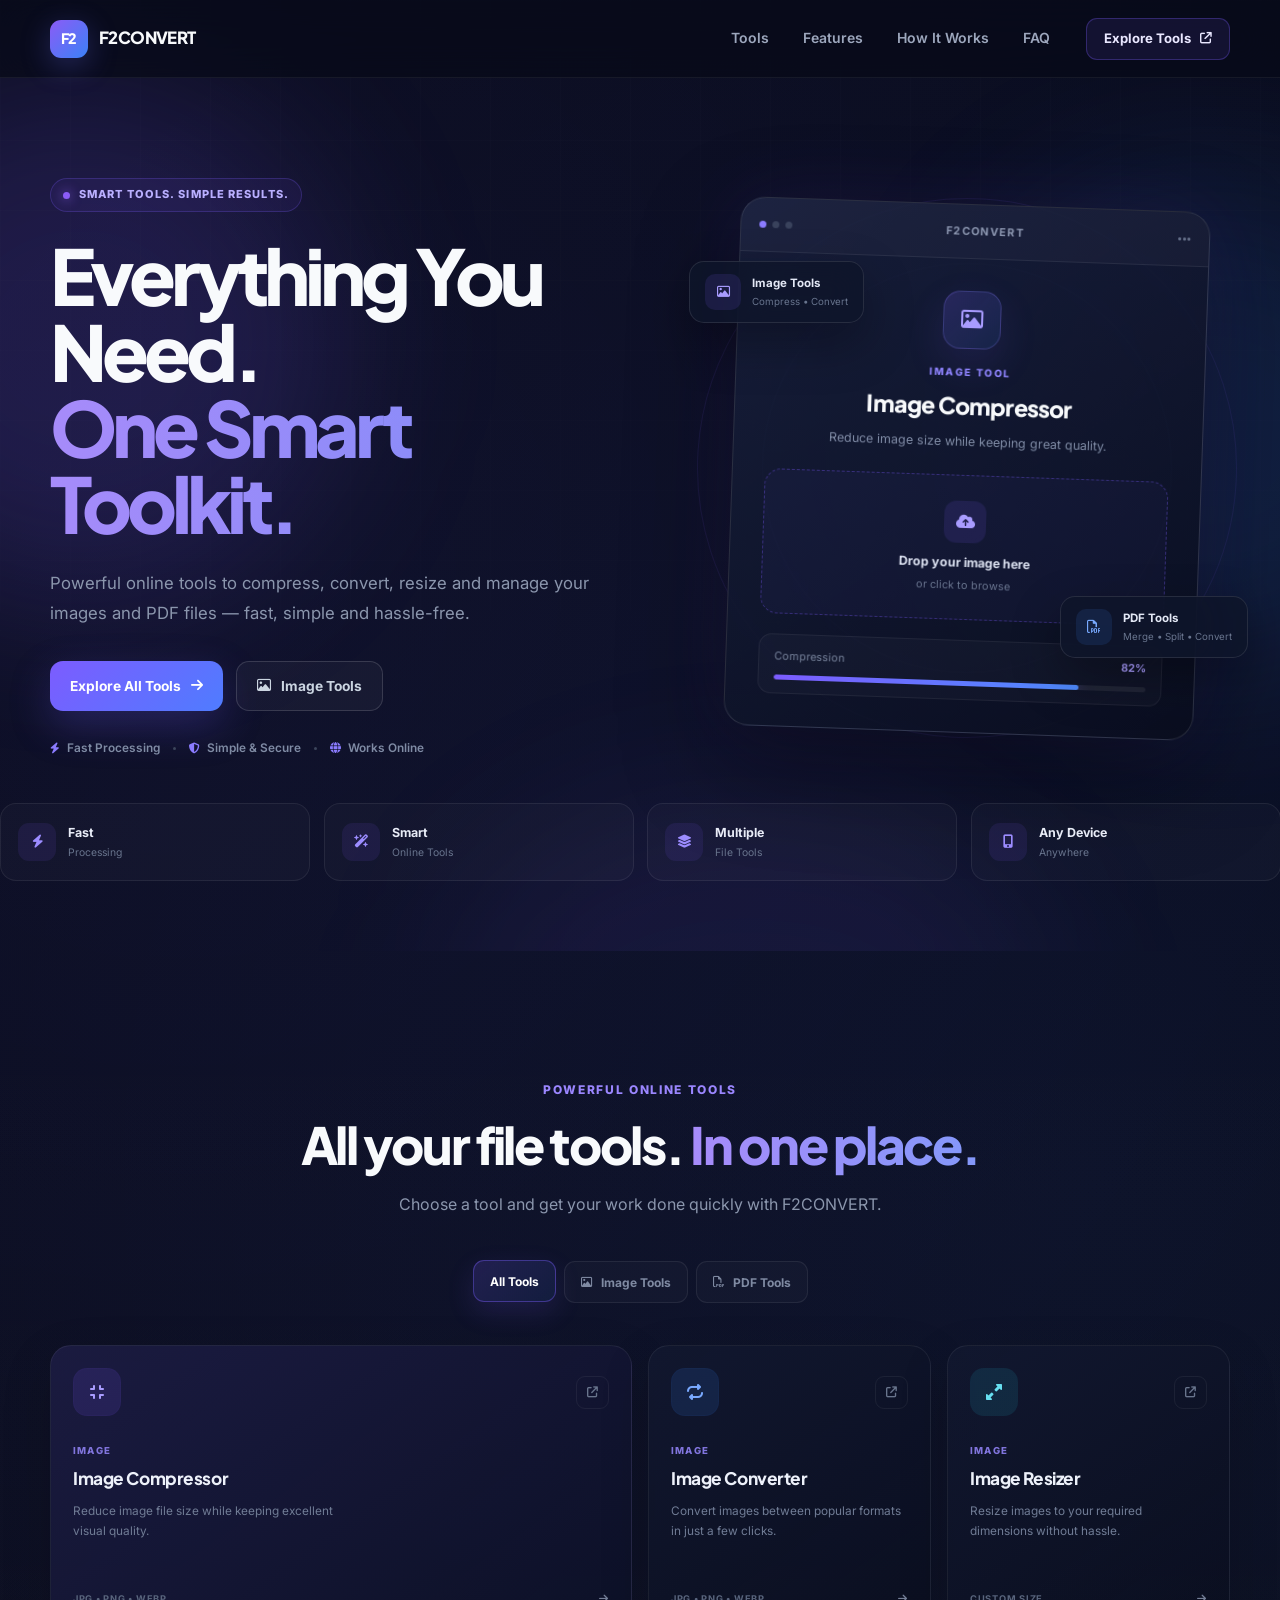
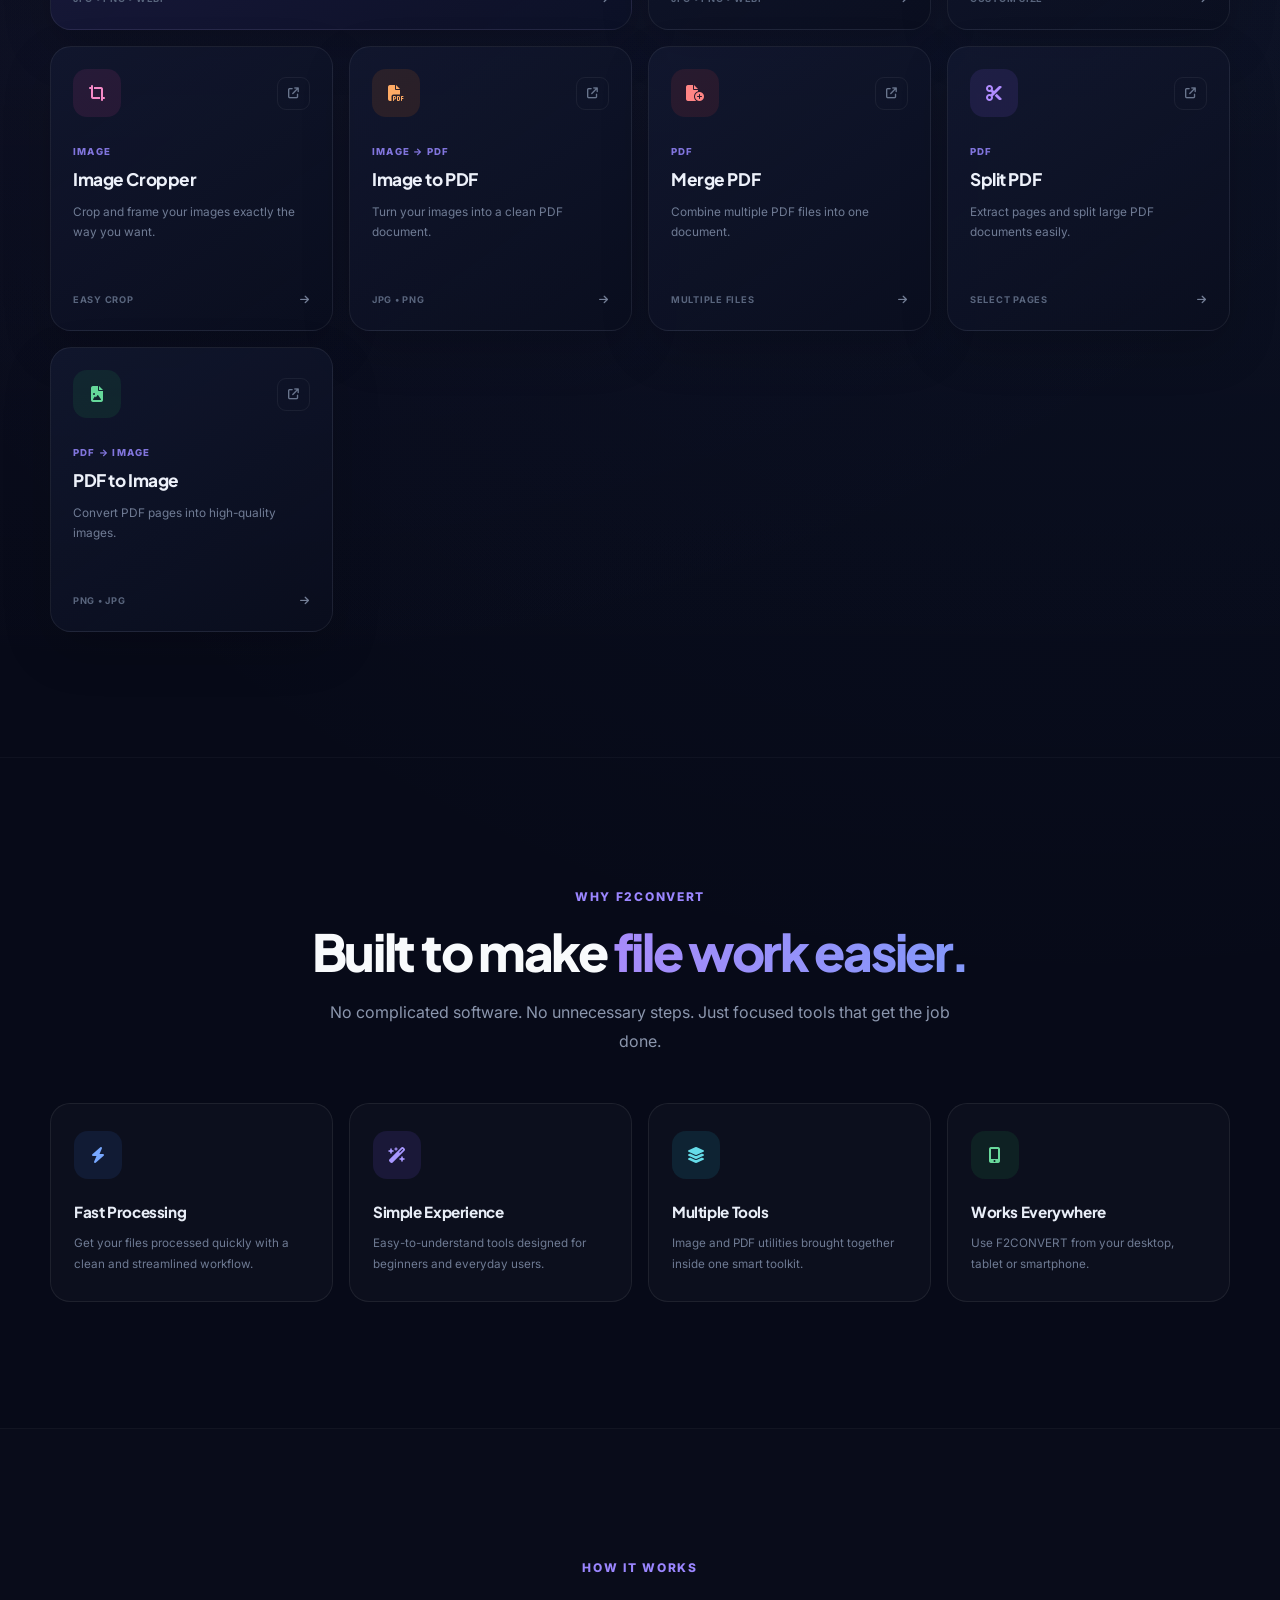
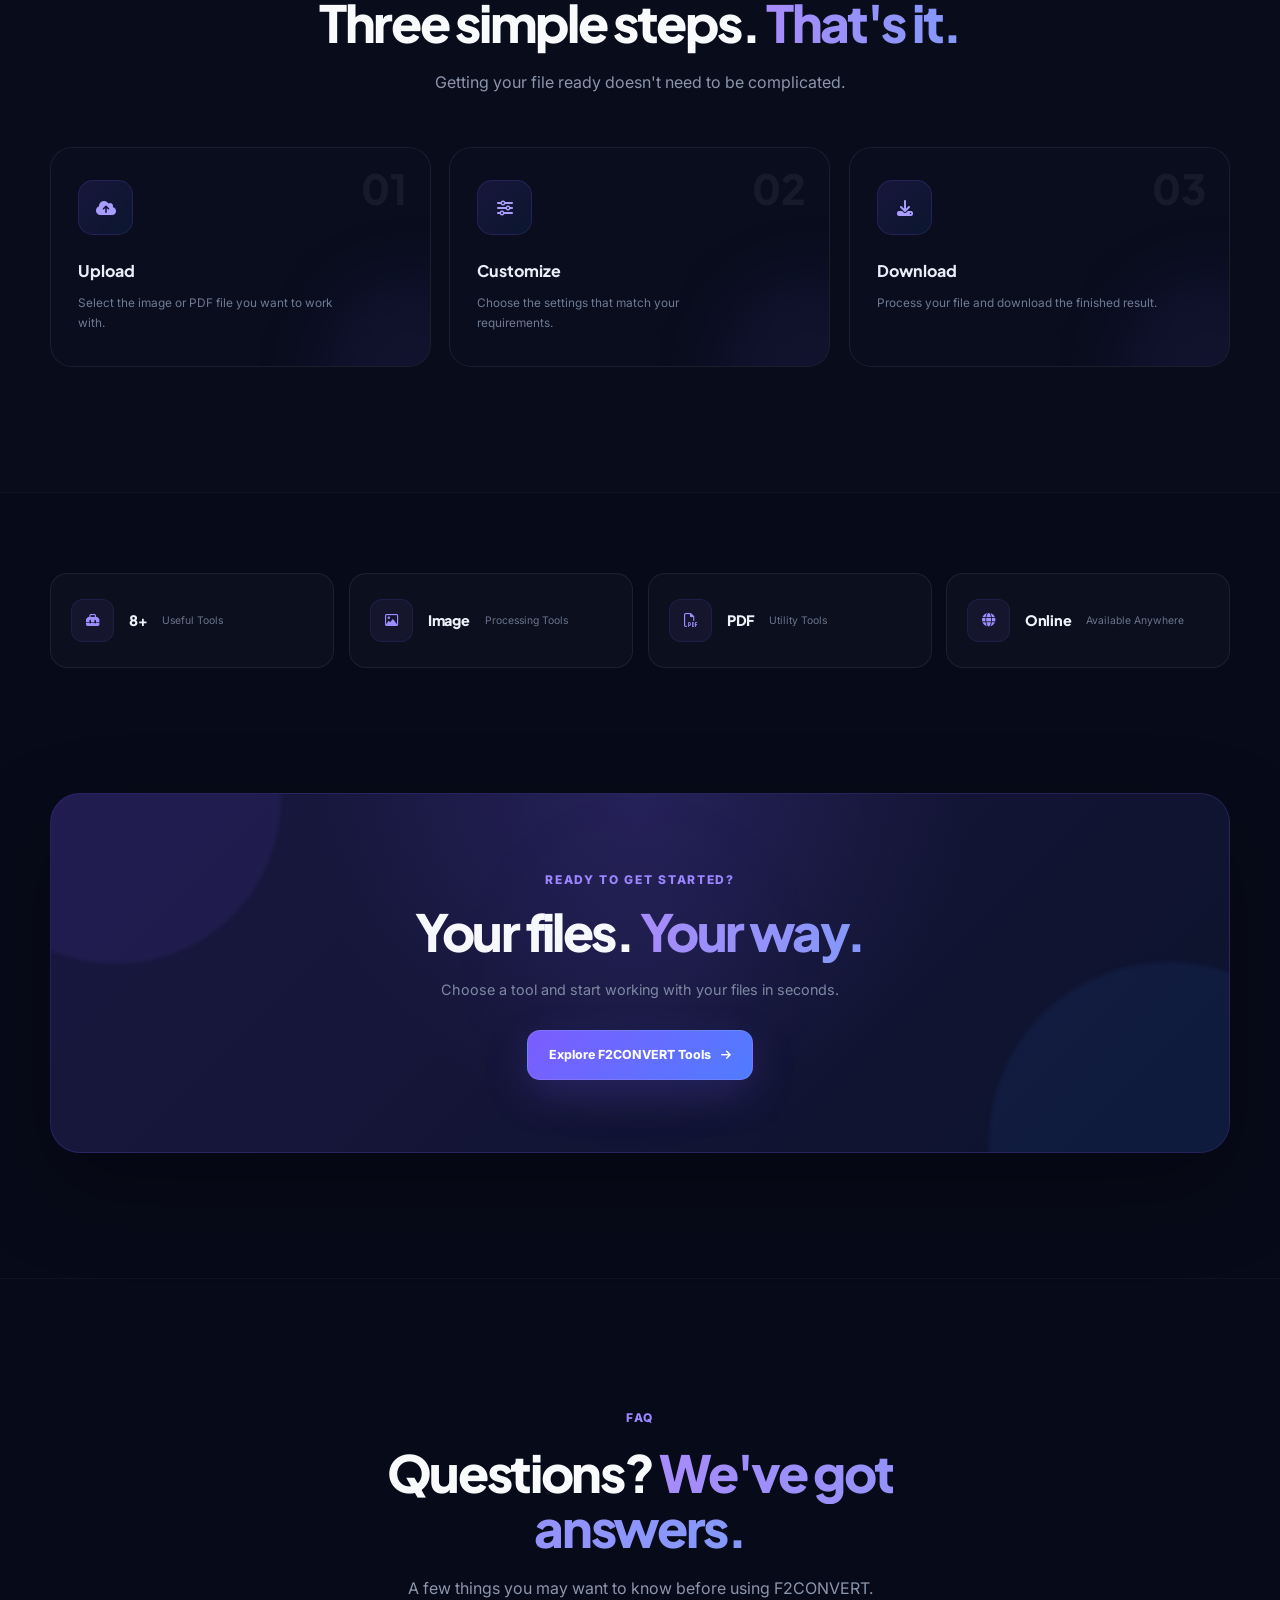
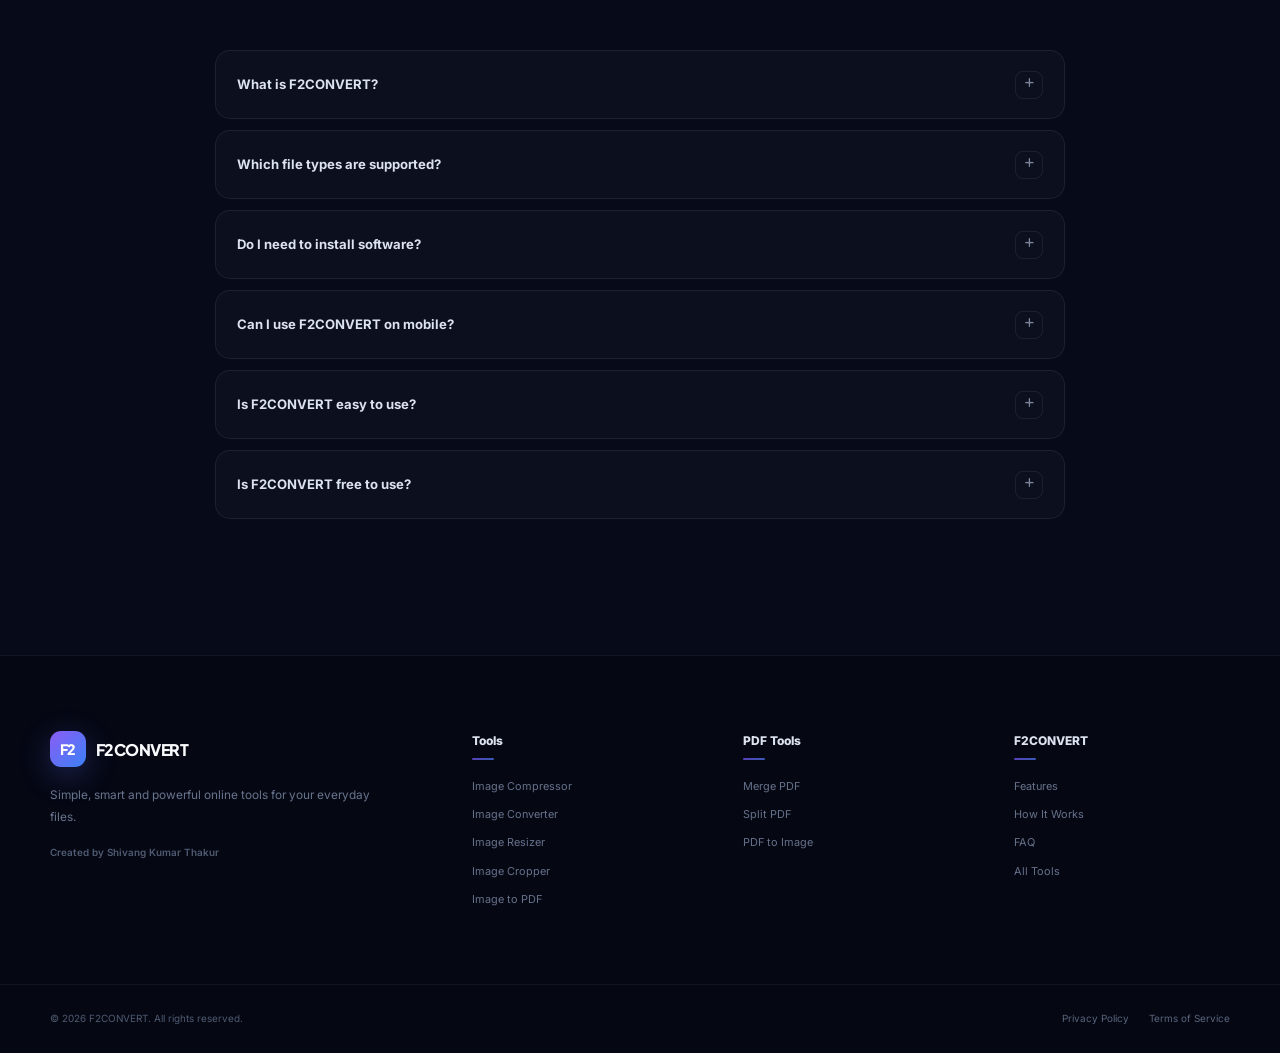
<file: index.html>
<!DOCTYPE html>
<html lang="en">
<head>

    <meta charset="UTF-8">

    <meta
        name="viewport"
        content="width=device-width, initial-scale=1.0"
    >

    <meta
        name="description"
        content="F2CONVERT — Fast and powerful online tools for images and PDF files."
    >

    <meta
        name="theme-color"
        content="#080b1a"
    >

    <title>F2CONVERT — Smart Online Tools</title>


    <!-- Google Fonts -->

    <link rel="preconnect" href="https://fonts.googleapis.com">

    <link
        rel="preconnect"
        href="https://fonts.gstatic.com"
        crossorigin
    >

    <link
        href="https://fonts.googleapis.com/css2?family=Inter:wght@400;500;600;700;800&family=Plus+Jakarta+Sans:wght@500;600;700;800&display=swap"
        rel="stylesheet"
    >


    <!-- Icons -->

    <link
        rel="stylesheet"
        href="https://cdnjs.cloudflare.com/ajax/libs/font-awesome/6.5.2/css/all.min.css"
    >


    <!-- Main CSS -->

    <link
        rel="stylesheet"
        href="style.css"
    >

</head>


<body>


    <!-- =========================================
         HEADER
    ========================================== -->

    <header class="site-header">

        <div class="header-container">


            <!-- LOGO -->

            <a
                href="/"
                class="brand"
                aria-label="F2CONVERT Home"
            >

                <span class="brand-symbol">
                    F2
                </span>

                <span class="brand-text">
                    F2CONVERT
                </span>

            </a>


            <!-- NAVIGATION -->

            <nav
                class="main-nav"
                aria-label="Main navigation"
            >

                <a
                    href="#tools"
                    class="nav-link"
                >
                    Tools
                </a>

                <a
                    href="#features"
                    class="nav-link"
                >
                    Features
                </a>

                <a
                    href="#how-it-works"
                    class="nav-link"
                >
                    How It Works
                </a>

                <a
                    href="#faq"
                    class="nav-link"
                >
                    FAQ
                </a>

            </nav>


            <!-- HEADER ACTION -->

            <a
                href="#tools"
                class="header-cta"
            >

                <span>
                    Explore Tools
                </span>

                <i class="fa-solid fa-arrow-up-right-from-square"></i>

            </a>


            <!-- MOBILE MENU -->

            <button
                type="button"
                class="mobile-menu-toggle"
                aria-label="Open menu"
                aria-expanded="false"
            >

                <span></span>
                <span></span>
                <span></span>

            </button>

        </div>

    </header>
        <!-- =========================================
         MAIN CONTENT
    ========================================== -->

    <main>


        <!-- =========================================
             HERO SECTION
        ========================================== -->

        <section class="hero-section">

            <!-- Background Effects -->

            <div class="hero-background">

                <div class="hero-grid"></div>

                <div class="hero-glow hero-glow-one"></div>

                <div class="hero-glow hero-glow-two"></div>

                <div class="hero-glow hero-glow-three"></div>

            </div>


            <div class="hero-container">


                <!-- HERO CONTENT -->

                <div class="hero-content">


                    <div class="hero-badge">

                        <span class="hero-badge-dot"></span>

                        <span>
                            SMART TOOLS. SIMPLE RESULTS.
                        </span>

                    </div>


                    <h1 class="hero-title">

                        Everything You Need.

                        <span>
                            One Smart Toolkit.
                        </span>

                    </h1>


                    <p class="hero-description">

                        Powerful online tools to compress,
                        convert, resize and manage your
                        images and PDF files — fast,
                        simple and hassle-free.

                    </p>


                    <div class="hero-actions">


                        <a
                            href="#tools"
                            class="hero-primary-button"
                        >

                            <span>
                                Explore All Tools
                            </span>

                            <i class="fa-solid fa-arrow-right"></i>

                        </a>


                        <a
                            href="#image-tools"
                            class="hero-secondary-button"
                        >

                            <i class="fa-regular fa-image"></i>

                            <span>
                                Image Tools
                            </span>

                        </a>

                    </div>


                    <!-- HERO TRUST -->

                    <div class="hero-trust">

                        <div class="trust-item">

                            <i class="fa-solid fa-bolt"></i>

                            <span>
                                Fast Processing
                            </span>

                        </div>


                        <span class="trust-divider"></span>


                        <div class="trust-item">

                            <i class="fa-solid fa-shield-halved"></i>

                            <span>
                                Simple &amp; Secure
                            </span>

                        </div>


                        <span class="trust-divider"></span>


                        <div class="trust-item">

                            <i class="fa-solid fa-globe"></i>

                            <span>
                                Works Online
                            </span>

                        </div>

                    </div>

                </div>


                <!-- =========================================
                     HERO VISUAL
                ========================================== -->

                <div class="hero-visual">


                    <!-- Decorative Orbits -->

                    <div class="visual-orbit orbit-one"></div>

                    <div class="visual-orbit orbit-two"></div>


                    <!-- MAIN TOOL PREVIEW -->

                    <div class="hero-tool-window">


                        <!-- Window Header -->

                        <div class="window-header">

                            <div class="window-dots">

                                <span></span>
                                <span></span>
                                <span></span>

                            </div>


                            <div class="window-title">

                                F2CONVERT

                            </div>


                            <div class="window-menu">

                                <i class="fa-solid fa-ellipsis"></i>

                            </div>

                        </div>


                        <!-- Window Content -->

                        <div class="window-content">


                            <div class="window-tool-icon">

                                <i class="fa-regular fa-image"></i>

                            </div>


                            <span class="window-label">

                                IMAGE TOOL

                            </span>


                            <h3>

                                Image Compressor

                            </h3>


                            <p>

                                Reduce image size while
                                keeping great quality.

                            </p>


                            <!-- Upload Area -->

                            <div class="window-upload">

                                <div class="upload-icon">

                                    <i class="fa-solid fa-cloud-arrow-up"></i>

                                </div>


                                <strong>

                                    Drop your image here

                                </strong>


                                <span>

                                    or click to browse

                                </span>

                            </div>


                            <!-- Preview Processing -->

                            <div class="window-processing">

                                <div class="processing-info">

                                    <span>
                                        Compression
                                    </span>

                                    <strong>
                                        82%
                                    </strong>

                                </div>


                                <div class="processing-bar">

                                    <span></span>

                                </div>

                            </div>

                        </div>

                    </div>


                    <!-- FLOATING IMAGE CARD -->

                    <div class="floating-tool-card floating-image-card">

                        <div class="floating-tool-icon">

                            <i class="fa-regular fa-image"></i>

                        </div>


                        <div class="floating-tool-text">

                            <strong>
                                Image Tools
                            </strong>

                            <span>
                                Compress • Convert
                            </span>

                        </div>

                    </div>


                    <!-- FLOATING PDF CARD -->

                    <div class="floating-tool-card floating-pdf-card">

                        <div class="floating-tool-icon">

                            <i class="fa-regular fa-file-pdf"></i>

                        </div>


                        <div class="floating-tool-text">

                            <strong>
                                PDF Tools
                            </strong>

                            <span>
                                Merge • Split • Convert
                            </span>

                        </div>

                    </div>


                </div>

            </div>


            <!-- HERO STATS -->

            <div class="hero-stats-container">

                <div class="hero-stat">

                    <div class="hero-stat-icon">
                        <i class="fa-solid fa-bolt"></i>
                    </div>

                    <div class="hero-stat-content">

                        <strong>
                            Fast
                        </strong>

                        <span>
                            Processing
                        </span>

                    </div>

                </div>


                <div class="hero-stat">

                    <div class="hero-stat-icon">
                        <i class="fa-solid fa-wand-magic-sparkles"></i>
                    </div>

                    <div class="hero-stat-content">

                        <strong>
                            Smart
                        </strong>

                        <span>
                            Online Tools
                        </span>

                    </div>

                </div>


                <div class="hero-stat">

                    <div class="hero-stat-icon">
                        <i class="fa-solid fa-layer-group"></i>
                    </div>

                    <div class="hero-stat-content">

                        <strong>
                            Multiple
                        </strong>

                        <span>
                            File Tools
                        </span>

                    </div>

                </div>


                <div class="hero-stat">

                    <div class="hero-stat-icon">
                        <i class="fa-solid fa-mobile-screen-button"></i>
                    </div>

                    <div class="hero-stat-content">

                        <strong>
                            Any Device
                        </strong>

                        <span>
                            Anywhere
                        </span>

                    </div>

                </div>

            </div>

        </section>
                <!-- =========================================
             TOOLS SECTION
        ========================================== -->

        <section
            class="tools-section"
            id="tools"
        >

            <div class="section-container">


                <!-- SECTION HEADING -->

                <div class="section-heading">

                    <span class="section-kicker">
                        POWERFUL ONLINE TOOLS
                    </span>

                    <h2>
                        All your file tools.
                        <span>In one place.</span>
                    </h2>

                    <p>
                        Choose a tool and get your work done
                        quickly with F2CONVERT.
                    </p>

                </div>


                <!-- TOOL FILTER -->

                <div class="tool-filter">

                    <button
                        type="button"
                        class="tool-filter-button active"
                        data-filter="all"
                    >
                        All Tools
                    </button>


                    <button
                        type="button"
                        class="tool-filter-button"
                        data-filter="image"
                    >
                        <i class="fa-regular fa-image"></i>

                        Image Tools
                    </button>


                    <button
                        type="button"
                        class="tool-filter-button"
                        data-filter="pdf"
                    >
                        <i class="fa-regular fa-file-pdf"></i>

                        PDF Tools
                    </button>

                </div>


                <!-- =========================================
                     TOOLS GRID
                ========================================== -->

                <div
                    class="tools-grid"
                    id="image-tools"
                >


                    <!-- IMAGE COMPRESSOR -->

                    <a
                        href="Image/Image-compressor/image-compressor.html"
                        class="tool-card tool-card-featured"
                        data-category="image"
                    >

                        <div class="tool-card-top">

                            <div class="tool-card-icon purple">

                                <i class="fa-solid fa-compress"></i>

                            </div>


                            <span class="tool-card-arrow">

                                <i class="fa-solid fa-arrow-up-right-from-square"></i>

                            </span>

                        </div>


                        <div class="tool-card-content">

                            <span class="tool-card-category">
                                IMAGE
                            </span>


                            <h3>
                                Image Compressor
                            </h3>


                            <p>
                                Reduce image file size while
                                keeping excellent visual quality.
                            </p>

                        </div>


                        <div class="tool-card-footer">

                            <span>
                                JPG • PNG • WEBP
                            </span>

                            <i class="fa-solid fa-arrow-right"></i>

                        </div>

                    </a>


                    <!-- IMAGE CONVERTER -->

                    <a
                        href="Image/image-conversion/image-converter.html"
                        class="tool-card"
                        data-category="image"
                    >

                        <div class="tool-card-top">

                            <div class="tool-card-icon blue">

                                <i class="fa-solid fa-repeat"></i>

                            </div>


                            <span class="tool-card-arrow">

                                <i class="fa-solid fa-arrow-up-right-from-square"></i>

                            </span>

                        </div>


                        <div class="tool-card-content">

                            <span class="tool-card-category">
                                IMAGE
                            </span>


                            <h3>
                                Image Converter
                            </h3>


                            <p>
                                Convert images between popular
                                formats in just a few clicks.
                            </p>

                        </div>


                        <div class="tool-card-footer">

                            <span>
                                JPG • PNG • WEBP
                            </span>

                            <i class="fa-solid fa-arrow-right"></i>

                        </div>

                    </a>


                    <!-- IMAGE RESIZER -->

                    <a
                        href="Image/image-resizer/image-resizer.html"
                        class="tool-card"
                        data-category="image"
                    >

                        <div class="tool-card-top">

                            <div class="tool-card-icon cyan">

                                <i class="fa-solid fa-up-right-and-down-left-from-center"></i>

                            </div>


                            <span class="tool-card-arrow">

                                <i class="fa-solid fa-arrow-up-right-from-square"></i>

                            </span>

                        </div>


                        <div class="tool-card-content">

                            <span class="tool-card-category">
                                IMAGE
                            </span>


                            <h3>
                                Image Resizer
                            </h3>


                            <p>
                                Resize images to your required
                                dimensions without hassle.
                            </p>

                        </div>


                        <div class="tool-card-footer">

                            <span>
                                CUSTOM SIZE
                            </span>

                            <i class="fa-solid fa-arrow-right"></i>

                        </div>

                    </a>


                    <!-- IMAGE CROP TOOL -->

                    <a
                        href="Image/image-cropper/image-cropper.html"
                        class="tool-card"
                        data-category="image"
                    >

                        <div class="tool-card-top">

                            <div class="tool-card-icon pink">

                                <i class="fa-solid fa-crop-simple"></i>

                            </div>


                            <span class="tool-card-arrow">

                                <i class="fa-solid fa-arrow-up-right-from-square"></i>

                            </span>

                        </div>


                        <div class="tool-card-content">

                            <span class="tool-card-category">
                                IMAGE
                            </span>


                            <h3>
                                Image Cropper
                            </h3>


                            <p>
                                Crop and frame your images
                                exactly the way you want.
                            </p>

                        </div>


                        <div class="tool-card-footer">

                            <span>
                                EASY CROP
                            </span>

                            <i class="fa-solid fa-arrow-right"></i>

                        </div>

                    </a>


                    <!-- IMAGE TO PDF -->

                    <a
                        href="pdf/image-to-pdf/image-to-pdf.html"
                        class="tool-card"
                        data-category="image"
                    >

                        <div class="tool-card-top">

                            <div class="tool-card-icon orange">

                                <i class="fa-solid fa-file-pdf"></i>

                            </div>


                            <span class="tool-card-arrow">

                                <i class="fa-solid fa-arrow-up-right-from-square"></i>

                            </span>

                        </div>


                        <div class="tool-card-content">

                            <span class="tool-card-category">
                                IMAGE → PDF
                            </span>


                            <h3>
                                Image to PDF
                            </h3>


                            <p>
                                Turn your images into a
                                clean PDF document.
                            </p>

                        </div>


                        <div class="tool-card-footer">

                            <span>
                                JPG • PNG
                            </span>

                            <i class="fa-solid fa-arrow-right"></i>

                        </div>

                    </a>


                    <!-- PDF MERGER -->

                    <a
                        href="pdf/Pdf-Merge/pdf-merge.html"
                        class="tool-card"
                        data-category="pdf"
                    >

                        <div class="tool-card-top">

                            <div class="tool-card-icon red">

                                <i class="fa-solid fa-file-circle-plus"></i>

                            </div>


                            <span class="tool-card-arrow">

                                <i class="fa-solid fa-arrow-up-right-from-square"></i>

                            </span>

                        </div>


                        <div class="tool-card-content">

                            <span class="tool-card-category">
                                PDF
                            </span>


                            <h3>
                                Merge PDF
                            </h3>


                            <p>
                                Combine multiple PDF files
                                into one document.
                            </p>

                        </div>


                        <div class="tool-card-footer">

                            <span>
                                MULTIPLE FILES
                            </span>

                            <i class="fa-solid fa-arrow-right"></i>

                        </div>

                    </a>


                    <!-- PDF SPLITTER -->

                    <a
                        href="pdf/pdf-split/pdf-split.html"
                        class="tool-card"
                        data-category="pdf"
                    >

                        <div class="tool-card-top">

                            <div class="tool-card-icon violet">

                                <i class="fa-solid fa-scissors"></i>

                            </div>


                            <span class="tool-card-arrow">

                                <i class="fa-solid fa-arrow-up-right-from-square"></i>

                            </span>

                        </div>


                        <div class="tool-card-content">

                            <span class="tool-card-category">
                                PDF
                            </span>


                            <h3>
                                Split PDF
                            </h3>


                            <p>
                                Extract pages and split
                                large PDF documents easily.
                            </p>

                        </div>


                        <div class="tool-card-footer">

                            <span>
                                SELECT PAGES
                            </span>

                            <i class="fa-solid fa-arrow-right"></i>

                        </div>

                    </a>


                    <!-- PDF TO IMAGE -->

                    <a
                        href="pdf/Pdf-to-image/pdf-to-image.html"
                        class="tool-card"
                        data-category="pdf"
                    >

                        <div class="tool-card-top">

                            <div class="tool-card-icon green">

                                <i class="fa-solid fa-file-image"></i>

                            </div>


                            <span class="tool-card-arrow">

                                <i class="fa-solid fa-arrow-up-right-from-square"></i>

                            </span>

                        </div>


                        <div class="tool-card-content">

                            <span class="tool-card-category">
                                PDF → IMAGE
                            </span>


                            <h3>
                                PDF to Image
                            </h3>


                            <p>
                                Convert PDF pages into
                                high-quality images.
                            </p>

                        </div>


                        <div class="tool-card-footer">

                            <span>
                                PNG • JPG
                            </span>

                            <i class="fa-solid fa-arrow-right"></i>

                        </div>

                    </a>


                </div>

            </div>

        </section>
                <!-- =========================================
             WHY F2CONVERT
        ========================================== -->

        <section
            class="features-section"
            id="features"
        >

            <div class="section-container">


                <div class="section-heading">

                    <span class="section-kicker">
                        WHY F2CONVERT
                    </span>

                    <h2>
                        Built to make
                        <span>file work easier.</span>
                    </h2>

                    <p>
                        No complicated software. No unnecessary
                        steps. Just focused tools that get the
                        job done.
                    </p>

                </div>


                <div class="features-grid">


                    <!-- FEATURE 1 -->

                    <article class="feature-card">

                        <div class="feature-icon blue">

                            <i class="fa-solid fa-bolt"></i>

                        </div>


                        <h3>
                            Fast Processing
                        </h3>


                        <p>
                            Get your files processed quickly
                            with a clean and streamlined
                            workflow.
                        </p>

                    </article>


                    <!-- FEATURE 2 -->

                    <article class="feature-card">

                        <div class="feature-icon purple">

                            <i class="fa-solid fa-wand-magic-sparkles"></i>

                        </div>


                        <h3>
                            Simple Experience
                        </h3>


                        <p>
                            Easy-to-understand tools designed
                            for beginners and everyday users.
                        </p>

                    </article>


                    <!-- FEATURE 3 -->

                    <article class="feature-card">

                        <div class="feature-icon cyan">

                            <i class="fa-solid fa-layer-group"></i>

                        </div>


                        <h3>
                            Multiple Tools
                        </h3>


                        <p>
                            Image and PDF utilities brought
                            together inside one smart toolkit.
                        </p>

                    </article>


                    <!-- FEATURE 4 -->

                    <article class="feature-card">

                        <div class="feature-icon green">

                            <i class="fa-solid fa-mobile-screen-button"></i>

                        </div>


                        <h3>
                            Works Everywhere
                        </h3>


                        <p>
                            Use F2CONVERT from your desktop,
                            tablet or smartphone.
                        </p>

                    </article>


                </div>

            </div>

        </section>


        <!-- =========================================
             HOW IT WORKS
        ========================================== -->

        <section
            class="how-section"
            id="how-it-works"
        >

            <div class="section-container">


                <div class="section-heading">

                    <span class="section-kicker">
                        HOW IT WORKS
                    </span>

                    <h2>
                        Three simple steps.
                        <span>That's it.</span>
                    </h2>

                    <p>
                        Getting your file ready doesn't
                        need to be complicated.
                    </p>

                </div>


                <div class="steps-grid">


                    <!-- STEP 1 -->

                    <div class="step-card">

                        <div class="step-number">
                            01
                        </div>


                        <div class="step-icon">

                            <i class="fa-solid fa-cloud-arrow-up"></i>

                        </div>


                        <h3>
                            Upload
                        </h3>


                        <p>
                            Select the image or PDF file
                            you want to work with.
                        </p>

                    </div>


                    <!-- STEP 2 -->

                    <div class="step-card">

                        <div class="step-number">
                            02
                        </div>


                        <div class="step-icon">

                            <i class="fa-solid fa-sliders"></i>

                        </div>


                        <h3>
                            Customize
                        </h3>


                        <p>
                            Choose the settings that match
                            your requirements.
                        </p>

                    </div>


                    <!-- STEP 3 -->

                    <div class="step-card">

                        <div class="step-number">
                            03
                        </div>


                        <div class="step-icon">

                            <i class="fa-solid fa-download"></i>

                        </div>


                        <h3>
                            Download
                        </h3>


                        <p>
                            Process your file and download
                            the finished result.
                        </p>

                    </div>


                </div>

            </div>

        </section>
                <!-- =========================================
             STATISTICS SECTION
        ========================================== -->

        <section class="stats-section">

            <div class="section-container">

                <div class="stats-grid">


                    <div class="stat-card">

                        <div class="stat-card-icon">
                            <i class="fa-solid fa-toolbox"></i>
                        </div>

                        <strong>
                            8+
                        </strong>

                        <span>
                            Useful Tools
                        </span>

                    </div>


                    <div class="stat-card">

                        <div class="stat-card-icon">
                            <i class="fa-regular fa-image"></i>
                        </div>

                        <strong>
                            Image
                        </strong>

                        <span>
                            Processing Tools
                        </span>

                    </div>


                    <div class="stat-card">

                        <div class="stat-card-icon">
                            <i class="fa-regular fa-file-pdf"></i>
                        </div>

                        <strong>
                            PDF
                        </strong>

                        <span>
                            Utility Tools
                        </span>

                    </div>


                    <div class="stat-card">

                        <div class="stat-card-icon">
                            <i class="fa-solid fa-globe"></i>
                        </div>

                        <strong>
                            Online
                        </strong>

                        <span>
                            Available Anywhere
                        </span>

                    </div>


                </div>

            </div>

        </section>


        <!-- =========================================
             CALL TO ACTION
        ========================================== -->

        <section class="cta-section">

            <div class="section-container">

                <div class="cta-card">


                    <div class="cta-glow"></div>


                    <div class="cta-content">

                        <span class="section-kicker">
                            READY TO GET STARTED?
                        </span>


                        <h2>
                            Your files.
                            <span>Your way.</span>
                        </h2>


                        <p>
                            Choose a tool and start working
                            with your files in seconds.
                        </p>


                        <a
                            href="#tools"
                            class="cta-button"
                        >

                            <span>
                                Explore F2CONVERT Tools
                            </span>

                            <i class="fa-solid fa-arrow-right"></i>

                        </a>

                    </div>


                    <div class="cta-decoration">

                        <div class="cta-orb orb-one"></div>

                        <div class="cta-orb orb-two"></div>

                        <div class="cta-orb orb-three"></div>

                    </div>

                </div>

            </div>

        </section>
                <!-- =========================================
             FAQ SECTION
        ========================================== -->

        <section
            class="faq-section"
            id="faq"
        >

            <div class="section-container">


                <div class="section-heading">

                    <span class="section-kicker">
                        FAQ
                    </span>

                    <h2>
                        Questions?
                        <span>We've got answers.</span>
                    </h2>

                    <p>
                        A few things you may want to know
                        before using F2CONVERT.
                    </p>

                </div>


                <div class="faq-list">


                    <!-- FAQ 1 -->

                    <details class="faq-item">

                        <summary>

                            <span>
                                What is F2CONVERT?
                            </span>

                            <i class="fa-solid fa-plus"></i>

                        </summary>


                        <div class="faq-answer">

                            <p>
                                F2CONVERT is an online toolkit
                                that provides simple tools for
                                working with image and PDF files.
                            </p>

                        </div>

                    </details>


                    <!-- FAQ 2 -->

                    <details class="faq-item">

                        <summary>

                            <span>
                                Which file types are supported?
                            </span>

                            <i class="fa-solid fa-plus"></i>

                        </summary>


                        <div class="faq-answer">

                            <p>
                                Supported file formats depend
                                on the individual tool. Each
                                tool clearly shows the formats
                                it can process.
                            </p>

                        </div>

                    </details>


                    <!-- FAQ 3 -->

                    <details class="faq-item">

                        <summary>

                            <span>
                                Do I need to install software?
                            </span>

                            <i class="fa-solid fa-plus"></i>

                        </summary>


                        <div class="faq-answer">

                            <p>
                                No. F2CONVERT is designed to
                                work directly in your web browser,
                                so there is no software installation
                                required.
                            </p>

                        </div>

                    </details>


                    <!-- FAQ 4 -->

                    <details class="faq-item">

                        <summary>

                            <span>
                                Can I use F2CONVERT on mobile?
                            </span>

                            <i class="fa-solid fa-plus"></i>

                        </summary>


                        <div class="faq-answer">

                            <p>
                                Yes. The website is designed to
                                work across desktop, tablet and
                                mobile devices.
                            </p>

                        </div>

                    </details>


                    <!-- FAQ 5 -->

                    <details class="faq-item">

                        <summary>

                            <span>
                                Is F2CONVERT easy to use?
                            </span>

                            <i class="fa-solid fa-plus"></i>

                        </summary>


                        <div class="faq-answer">

                            <p>
                                Yes. Each tool follows a simple
                                workflow so you can upload a file,
                                choose your settings and get your
                                result with minimal steps.
                            </p>

                        </div>

                    </details>


                    <!-- FAQ 6 -->

                    <details class="faq-item">

                        <summary>

                            <span>
                                Is F2CONVERT free to use?
                            </span>

                            <i class="fa-solid fa-plus"></i>

                        </summary>


                        <div class="faq-answer">

                            <p>
                                F2CONVERT is built to provide
                                convenient online file tools
                                without requiring complicated
                                software or installations.
                            </p>

                        </div>

                    </details>


                </div>

            </div>

        </section>
                <!-- =========================================
             FOOTER
        ========================================== -->

        <footer class="site-footer">

            <div class="footer-container">


                <!-- FOOTER BRAND -->

                <div class="footer-brand">

                    <a
                        href="/"
                        class="footer-logo"
                    >

                        <span class="brand-symbol">
                            F2
                        </span>

                        <span class="brand-text">
                            F2CONVERT
                        </span>

                    </a>


                    <p>
                        Simple, smart and powerful online
                        tools for your everyday files.
                    </p>


                    <span class="footer-credit">
                        Created by Shivang Kumar Thakur
                    </span>

                </div>


                <!-- FOOTER LINKS -->

                <div class="footer-column">

                    <h3>
                        Tools
                    </h3>


                    <a href="image-compressor.html">
                        Image Compressor
                    </a>

                    <a href="image-converter.html">
                        Image Converter
                    </a>

                    <a href="image-resizer.html">
                        Image Resizer
                    </a>

                    <a href="image-cropper.html">
                        Image Cropper
                    </a>

                    <a href="image-to-pdf.html">
                        Image to PDF
                    </a>

                </div>


                <div class="footer-column">

                    <h3>
                        PDF Tools
                    </h3>


                    <a href="pdf-merge.html">
                        Merge PDF
                    </a>

                    <a href="pdf-split.html">
                        Split PDF
                    </a>

                    <a href="pdf-to-image.html">
                        PDF to Image
                    </a>

                </div>


                <div class="footer-column">

                    <h3>
                        F2CONVERT
                    </h3>


                    <a href="#features">
                        Features
                    </a>

                    <a href="#how-it-works">
                        How It Works
                    </a>

                    <a href="#faq">
                        FAQ
                    </a>

                    <a href="#tools">
                        All Tools
                    </a>

                </div>


            </div>


            <!-- FOOTER BOTTOM -->

            <div class="footer-bottom">

                <div class="footer-bottom-container">

                    <p>
                        © 2026 F2CONVERT. All rights reserved.
                    </p>


                    <div class="footer-bottom-links">

                        <a href="#">
                            Privacy Policy
                        </a>

                        <a href="#">
                            Terms of Service
                        </a>

                    </div>

                </div>

            </div>

        </footer>


    </main>
            <!-- =========================================
             MOBILE MENU OVERLAY
        ========================================== -->

        <div
            class="mobile-menu-overlay"
            aria-hidden="true"
        >

            <div class="mobile-menu-panel">

                <button
                    type="button"
                    class="mobile-menu-close"
                    aria-label="Close menu"
                >
                    <i class="fa-solid fa-xmark"></i>
                </button>


                <a href="#tools">
                    Tools
                </a>

                <a href="#features">
                    Features
                </a>

                <a href="#how-it-works">
                    How It Works
                </a>

                <a href="#faq">
                    FAQ
                </a>


                <a
                    href="#tools"
                    class="mobile-menu-cta"
                >
                    Explore Tools
                </a>

            </div>

        </div>


    <!-- =========================================
         MAIN JAVASCRIPT
    ========================================== -->

    <script src="script.js"></script>


</body>

</html>
</file>
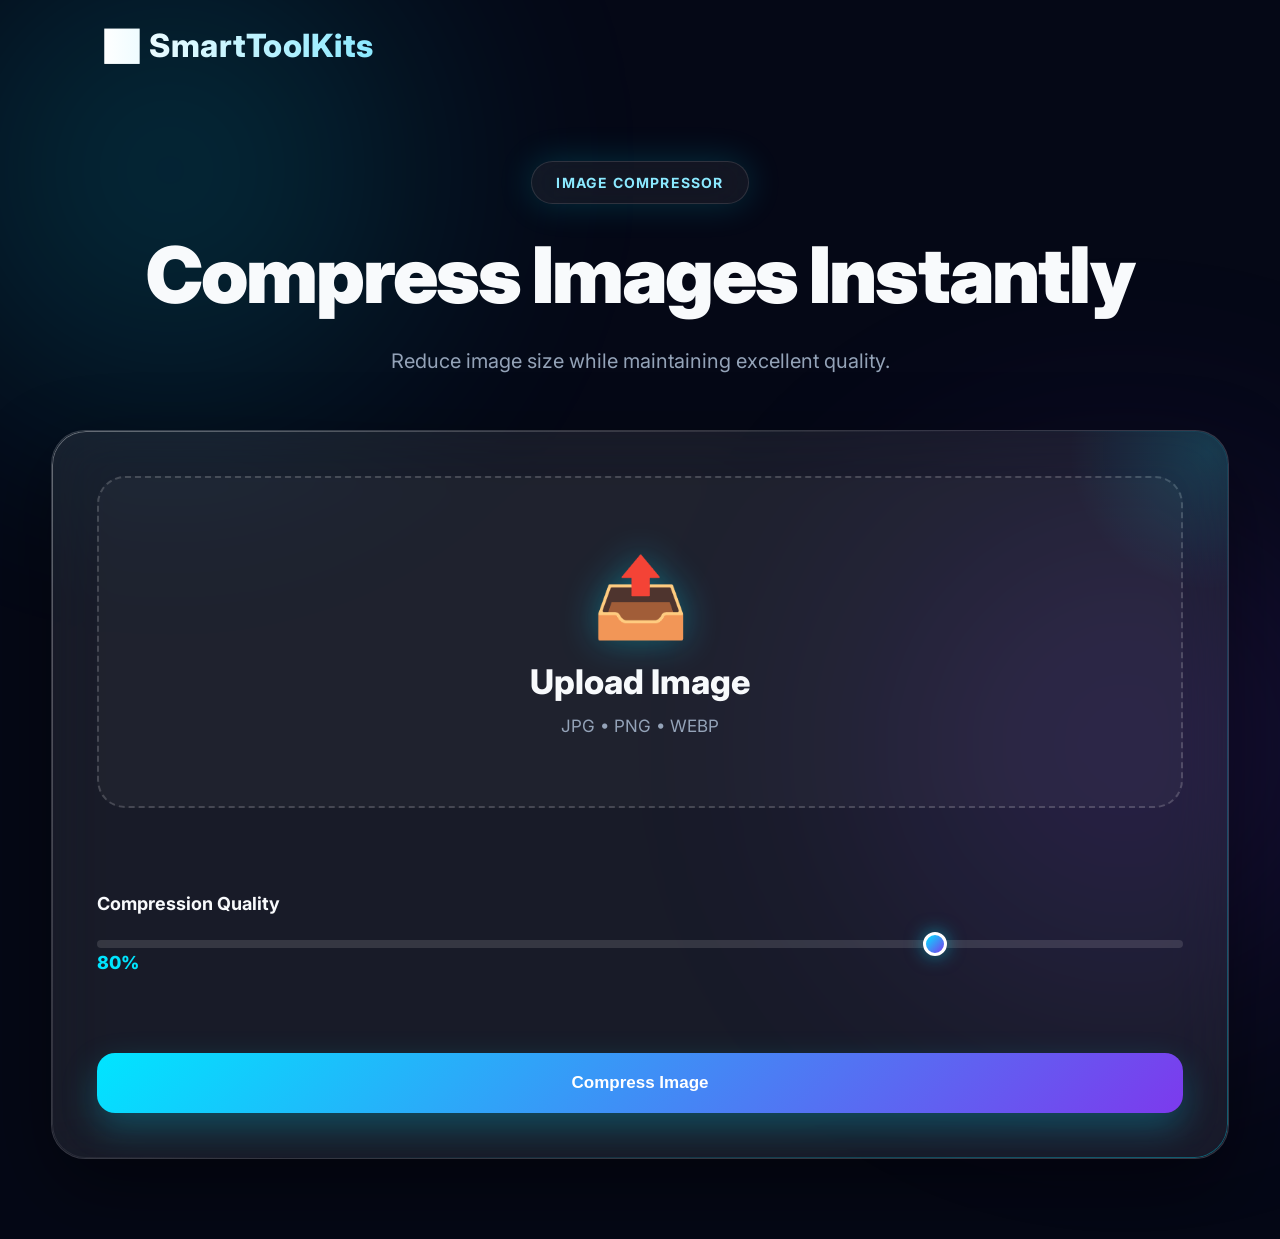
<file: Image/image-comopressure/image-compressure.html>
<!DOCTYPE html>
<html lang="en">

<head>

    <meta charset="UTF-8">

    <meta name="viewport" content="width=device-width, initial-scale=1.0">

    <title>Image Compressor - SmartToolKits</title>

    <link rel="stylesheet" href="style.css">

</head>

<body>

<header>

    <div class="logo">

        🖼️ SmartToolKits

    </div>

</header>

<section class="hero">

    <span class="badge">

        IMAGE COMPRESSOR

    </span>

    <h1>

        Compress Images Instantly

    </h1>

    <p>

        Reduce image size while maintaining excellent quality.

    </p>

</section>

<section class="compressor">

    <div class="card">

        <label class="upload-box" for="imageInput">

            <div class="upload-icon">

                📤

            </div>

            <h2>

                Upload Image

            </h2>

            <p>

                JPG • PNG • WEBP

            </p>

            <input
                type="file"
                id="imageInput"
                accept="image/*"
                hidden>

        </label>

        <div id="previewContainer"></div>

        <div class="quality-box">

            <label>

                Compression Quality

            </label>

            <input
                type="range"
                id="quality"
                min="10"
                max="100"
                value="80">

            <span id="qualityValue">

                80%

            </span>

        </div>

        <div id="resultInfo"></div>

        <div class="buttons">

            <button id="compressBtn">

                Compress Image

            </button>

            <button id="downloadBtn" style="display:none;">

                Download

            </button>

        </div>

    </div>

</section>

<script src="script.js"></script>

</body>

</html>
</file>
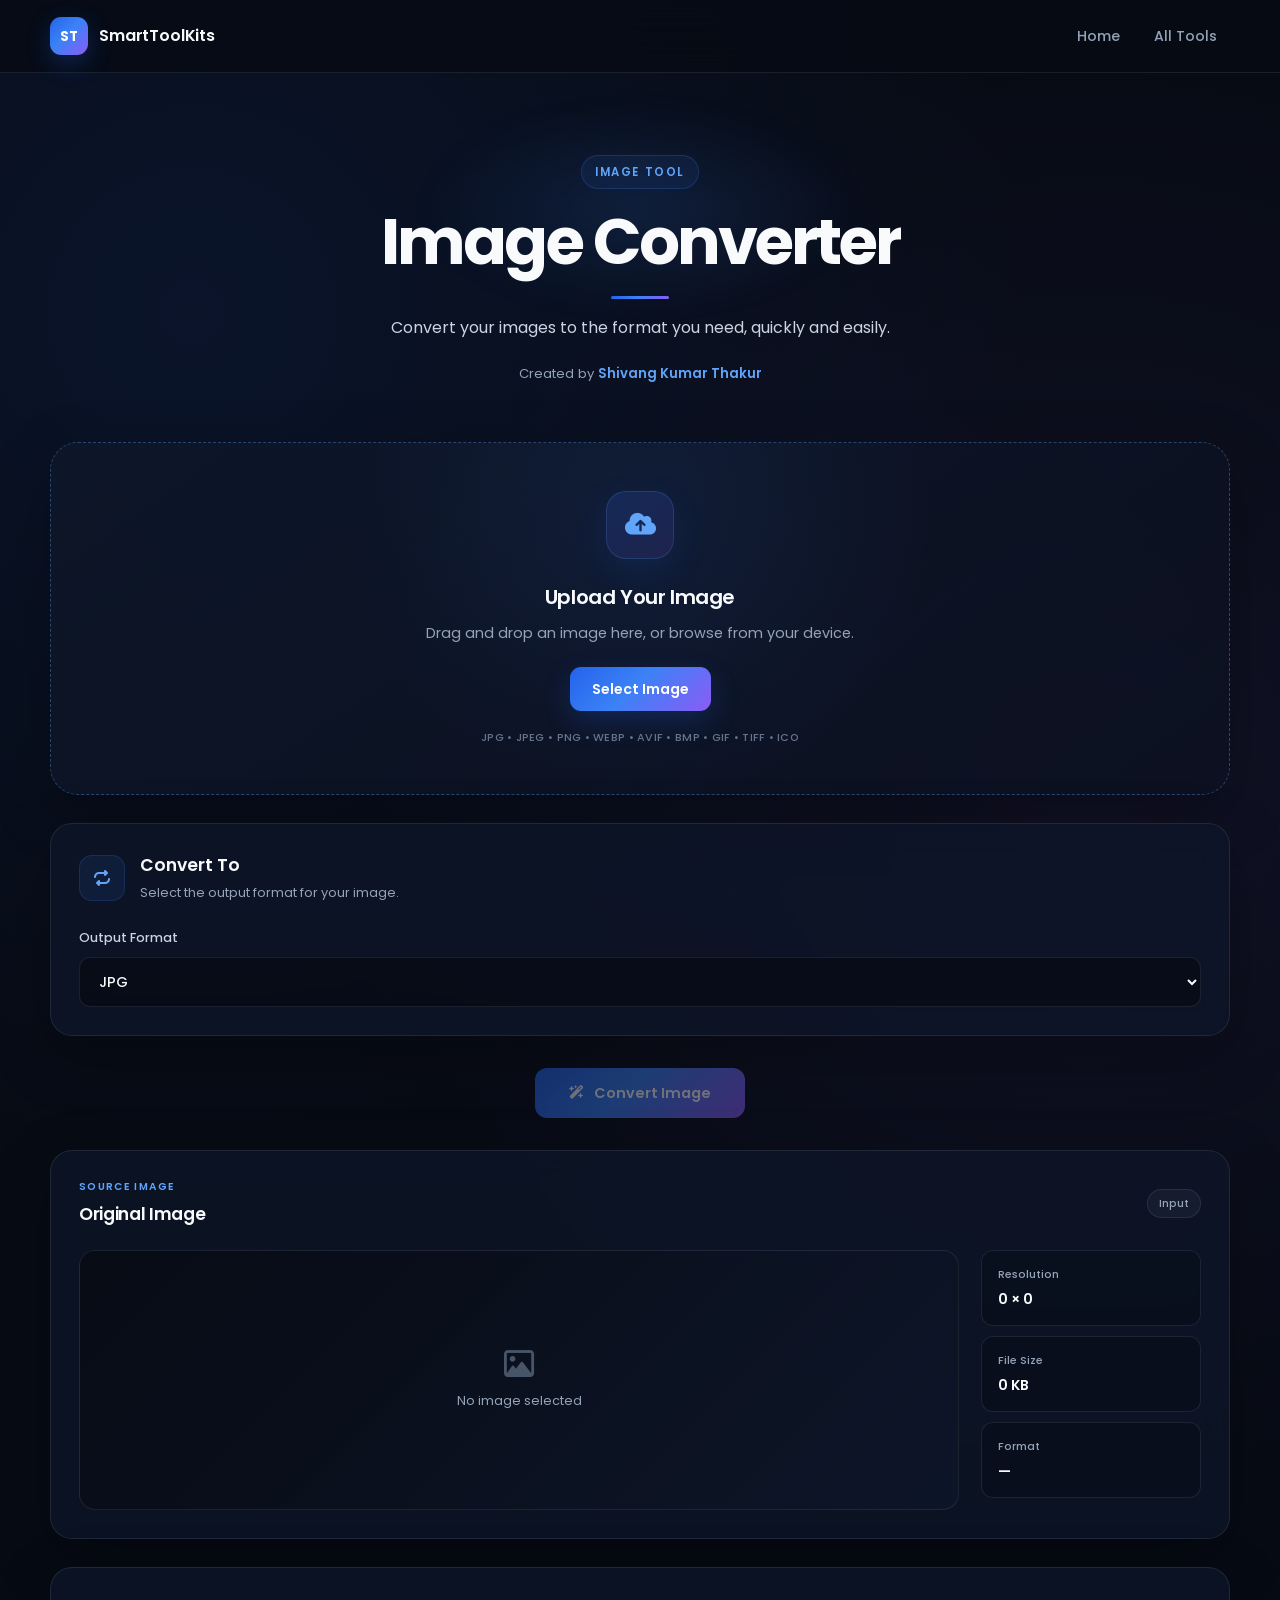
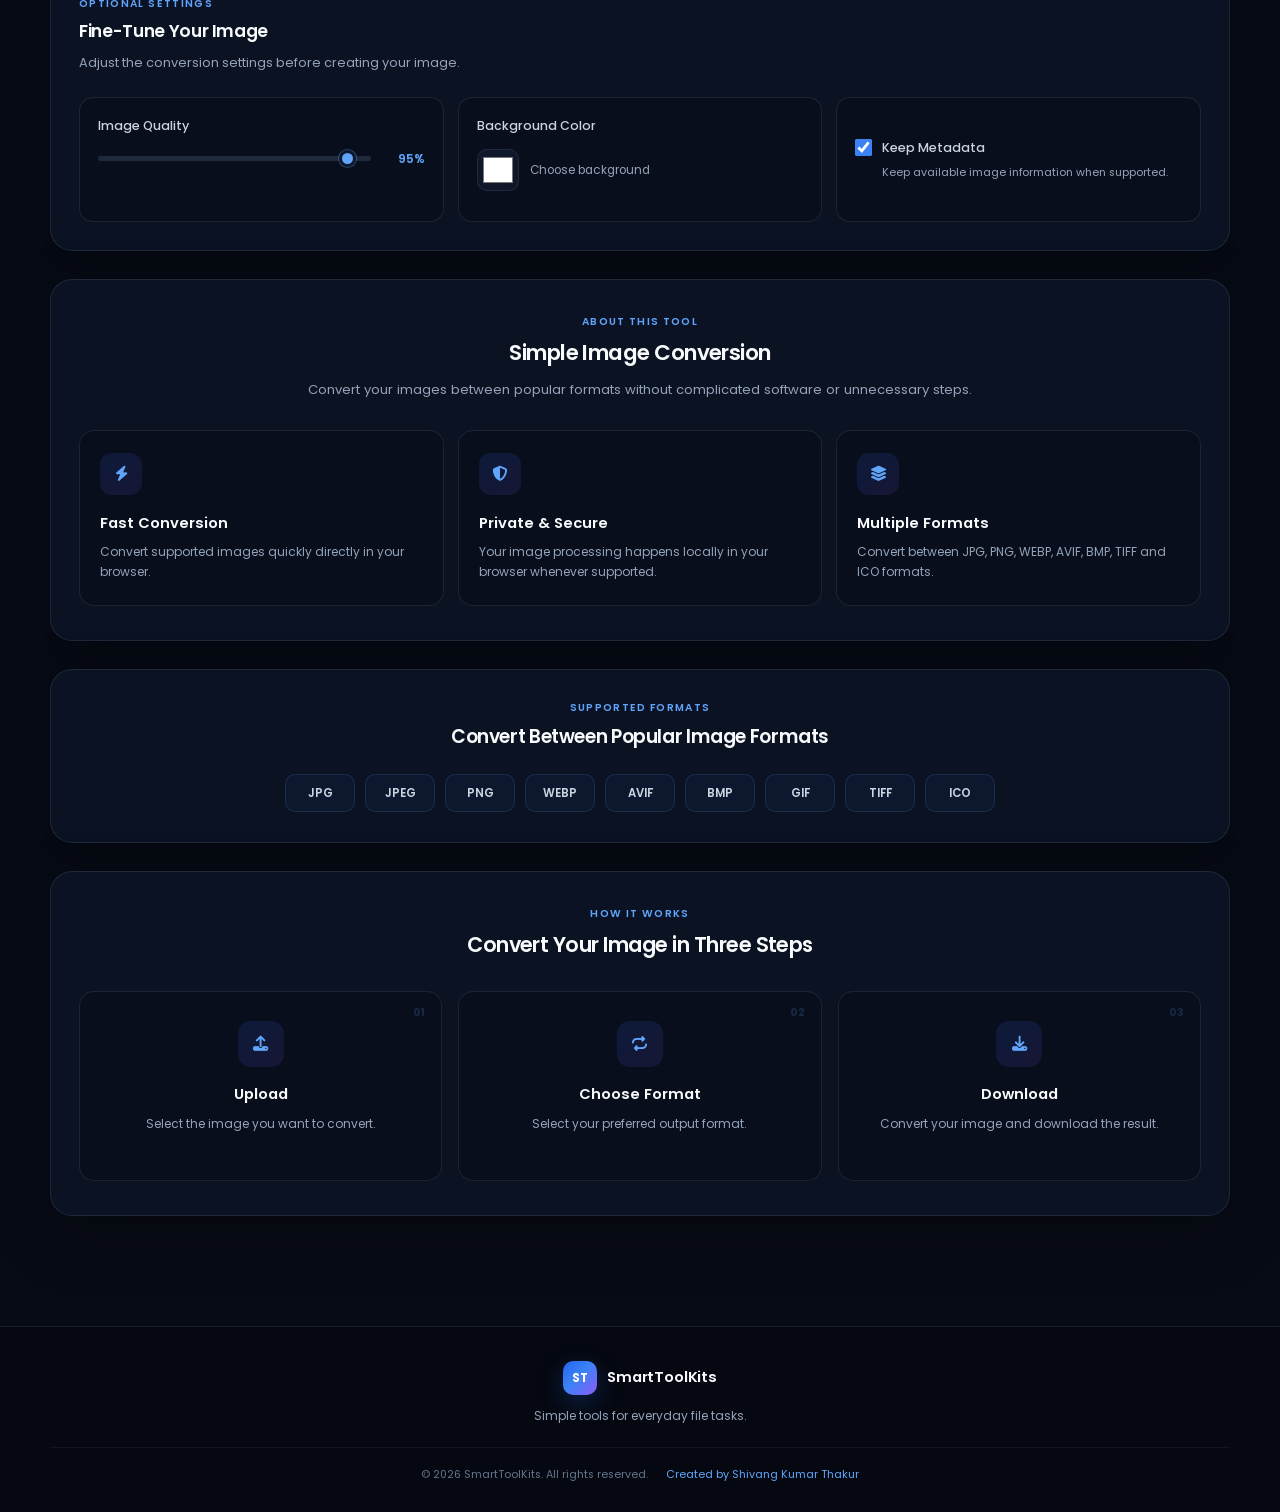
<file: Image/image-conversion/image-converter.html>
<!DOCTYPE html>
<html lang="en">

<head>

    <meta charset="UTF-8">

    <meta
        name="viewport"
        content="width=device-width, initial-scale=1.0"
    >

    <title>Image Converter | SmartToolKits</title>

    <meta
        name="description"
        content="Convert JPG, JPEG, PNG, WEBP, AVIF, BMP, GIF, TIFF and ICO images online for free with SmartToolKits."
    >

    <meta
        name="robots"
        content="index, follow"
    >

    <!-- Google Font -->
    <link
        rel="preconnect"
        href="https://fonts.googleapis.com"
    >

    <link
        rel="preconnect"
        href="https://fonts.gstatic.com"
        crossorigin
    >

    <link
        href="https://fonts.googleapis.com/css2?family=Poppins:wght@300;400;500;600;700&display=swap"
        rel="stylesheet"
    >

    <!-- Font Awesome -->
    <link
        rel="stylesheet"
        href="https://cdnjs.cloudflare.com/ajax/libs/font-awesome/6.7.2/css/all.min.css"
    >

    <!-- Tool CSS -->
    <link
        rel="stylesheet"
        href="style.css"
    >

</head>


<body>

    <!-- =========================================
         HEADER
         ========================================= -->

    <header class="tool-header">

        <div class="tool-header-container">

            <a
                href="../../index.html"
                class="tool-brand"
                aria-label="SmartToolKits Home"
            >

                <span class="tool-brand-mark">
                    ST
                </span>

                <span class="tool-brand-name">
                    SmartToolKits
                </span>

            </a>


            <nav
                class="tool-navigation"
                aria-label="Main navigation"
            >

                <a
                    href="../../index.html"
                    class="tool-nav-link"
                >
                    Home
                </a>

                <a
                    href="../../index.html#all-tools"
                    class="tool-nav-link"
                >
                    All Tools
                </a>

            </nav>

        </div>

    </header>


    <!-- =========================================
         MAIN
         ========================================= -->

    <main class="tool-page">

        <!-- =========================================
             HERO
             ========================================= -->

        <section class="converter-hero">

            <div class="converter-hero-content">

                <span class="tool-label">
                    IMAGE TOOL
                </span>

                <h1>
                    Image Converter
                </h1>

                <p>
                    Convert your images to the format you need,
                    quickly and easily.
                </p>

                <div class="tool-creator">
                    Created by
                    <strong>Shivang Kumar Thakur</strong>
                </div>

            </div>

        </section>


        <!-- =========================================
             CONVERTER WORKSPACE
             ========================================= -->

        <section class="converter-workspace">
                        <!-- =========================================
                 UPLOAD AREA
                 ========================================= -->

            <div class="upload-area">

                <input
                    type="file"
                    id="imageInput"
                    accept="image/*"
                    hidden
                >


                <label
                    for="imageInput"
                    class="upload-card"
                >

                    <div class="upload-icon">
                        <i class="fa-solid fa-cloud-arrow-up"></i>
                    </div>


                    <h2>
                        Upload Your Image
                    </h2>


                    <p>
                        Drag and drop an image here,
                        or browse from your device.
                    </p>


                    <span class="upload-button">
                        Select Image
                    </span>


                    <small>
                        JPG • JPEG • PNG • WEBP • AVIF • BMP • GIF • TIFF • ICO
                    </small>

                </label>

            </div>


            <!-- =========================================
                 CONVERSION OPTIONS
                 ========================================= -->

            <div class="conversion-options">

                <div class="conversion-heading">

                    <span class="conversion-icon">
                        <i class="fa-solid fa-repeat"></i>
                    </span>

                    <div>

                        <h2>
                            Convert To
                        </h2>

                        <p>
                            Select the output format for your image.
                        </p>

                    </div>

                </div>


                <div class="format-control">

                    <label for="formatSelect">
                        Output Format
                    </label>

                    <select id="formatSelect">

                        <option value="jpg">
                            JPG
                        </option>

                        <option value="png">
                            PNG
                        </option>

                        <option value="webp">
                            WEBP
                        </option>

                        <option value="avif">
                            AVIF
                        </option>

                        <option value="bmp">
                            BMP
                        </option>

                        <option value="tiff">
                            TIFF
                        </option>

                        <option value="ico">
                            ICO
                        </option>

                    </select>

                </div>

            </div>
                        <!-- =========================================
                 CONVERTER ACTION
                 ========================================= -->

            <div class="converter-action">

                <button
                    type="button"
                    id="convertBtn"
                    class="convert-button"
                    disabled
                >

                    <i class="fa-solid fa-wand-magic-sparkles"></i>

                    <span>
                        Convert Image
                    </span>

                </button>

            </div>


            <!-- =========================================
                 IMAGE RESULT
                 ========================================= -->

            <div class="conversion-result">

                <div class="result-header">

                    <div>

                        <span class="result-label">
                            CONVERSION RESULT
                        </span>

                        <h2>
                            Your Converted Image
                        </h2>

                    </div>

                    <span
                        class="result-status"
                        id="resultStatus"
                    >
                        Ready
                    </span>

                </div>


                <div class="result-content">

                    <div class="result-preview">

                        <img
                            id="convertedPreview"
                            alt="Converted image preview"
                        >

                        <div
                            class="result-placeholder"
                            id="convertedPlaceholder"
                        >

                            <i class="fa-regular fa-image"></i>

                            <p>
                                Your converted image will appear here.
                            </p>

                        </div>

                    </div>


                    <div class="result-details">

                        <div class="result-info">

                            <span>
                                Format
                            </span>

                            <strong id="convertedFormat">
                                —
                            </strong>

                        </div>


                        <div class="result-info">

                            <span>
                                Resolution
                            </span>

                            <strong id="convertedResolution">
                                0 × 0
                            </strong>

                        </div>


                        <div class="result-info">

                            <span>
                                File Size
                            </span>

                            <strong id="convertedSize">
                                0 KB
                            </strong>

                        </div>

                    </div>


                    <button
                        type="button"
                        id="downloadBtn"
                        class="download-button"
                        disabled
                    >

                        <i class="fa-solid fa-download"></i>

                        <span>
                            Download Image
                        </span>

                    </button>

                </div>

            </div>
                        <!-- =========================================
                 ORIGINAL IMAGE INFORMATION
                 ========================================= -->

            <div class="original-image-section">

                <div class="original-image-header">

                    <div>

                        <span class="section-label">
                            SOURCE IMAGE
                        </span>

                        <h2>
                            Original Image
                        </h2>

                    </div>

                    <span class="image-status">
                        Input
                    </span>

                </div>


                <div class="original-image-content">

                    <div class="original-preview">

                        <img
                            id="originalPreview"
                            alt="Original image preview"
                        >

                        <div
                            class="original-placeholder"
                            id="originalPlaceholder"
                        >

                            <i class="fa-regular fa-image"></i>

                            <p>
                                No image selected
                            </p>

                        </div>

                    </div>


                    <div class="original-image-info">

                        <div class="info-item">

                            <span>
                                Resolution
                            </span>

                            <strong id="originalResolution">
                                0 × 0
                            </strong>

                        </div>


                        <div class="info-item">

                            <span>
                                File Size
                            </span>

                            <strong id="originalSize">
                                0 KB
                            </strong>

                        </div>


                        <div class="info-item">

                            <span>
                                Format
                            </span>

                            <strong id="originalFormat">
                                —
                            </strong>

                        </div>

                    </div>

                </div>

            </div>


            <!-- =========================================
                 CONVERSION SETTINGS
                 ========================================= -->

            <div class="settings-section">

                <div class="settings-header">

                    <span class="section-label">
                        OPTIONAL SETTINGS
                    </span>

                    <h2>
                        Fine-Tune Your Image
                    </h2>

                    <p>
                        Adjust the conversion settings before creating your image.
                    </p>

                </div>


                <div class="settings-grid">

                    <!-- IMAGE QUALITY -->

                    <div class="setting-card">

                        <label for="qualitySlider">
                            Image Quality
                        </label>

                        <div class="range-control">

                            <input
                                type="range"
                                id="qualitySlider"
                                min="10"
                                max="100"
                                value="95"
                            >

                            <span id="qualityValue">
                                95%
                            </span>

                        </div>

                    </div>


                    <!-- BACKGROUND COLOR -->

                    <div class="setting-card">

                        <label for="backgroundColor">
                            Background Color
                        </label>

                        <div class="color-control">

                            <input
                                type="color"
                                id="backgroundColor"
                                value="#ffffff"
                            >

                            <span>
                                Choose background
                            </span>

                        </div>

                    </div>


                    <!-- METADATA -->

                    <div class="setting-card checkbox-card">

                        <label>

                            <input
                                type="checkbox"
                                id="keepMetadata"
                                checked
                            >

                            <span>
                                Keep Metadata
                            </span>

                        </label>

                        <p>
                            Keep available image information when supported.
                        </p>

                    </div>

                </div>

            </div>
                        <!-- =========================================
                 TOOL INFORMATION
                 ========================================= -->

            <section class="tool-information">

                <div class="information-header">

                    <span class="section-label">
                        ABOUT THIS TOOL
                    </span>

                    <h2>
                        Simple Image Conversion
                    </h2>

                    <p>
                        Convert your images between popular formats
                        without complicated software or unnecessary steps.
                    </p>

                </div>


                <div class="information-grid">

                    <div class="information-card">

                        <div class="information-icon">
                            <i class="fa-solid fa-bolt"></i>
                        </div>

                        <h3>
                            Fast Conversion
                        </h3>

                        <p>
                            Convert supported images quickly
                            directly in your browser.
                        </p>

                    </div>


                    <div class="information-card">

                        <div class="information-icon">
                            <i class="fa-solid fa-shield-halved"></i>
                        </div>

                        <h3>
                            Private & Secure
                        </h3>

                        <p>
                            Your image processing happens locally
                            in your browser whenever supported.
                        </p>

                    </div>


                    <div class="information-card">

                        <div class="information-icon">
                            <i class="fa-solid fa-layer-group"></i>
                        </div>

                        <h3>
                            Multiple Formats
                        </h3>

                        <p>
                            Convert between JPG, PNG, WEBP,
                            AVIF, BMP, TIFF and ICO formats.
                        </p>

                    </div>

                </div>

            </section>


            <!-- =========================================
                 SUPPORTED FORMATS
                 ========================================= -->

            <section class="supported-formats">

                <div class="supported-header">

                    <span class="section-label">
                        SUPPORTED FORMATS
                    </span>

                    <h2>
                        Convert Between Popular Image Formats
                    </h2>

                </div>


                <div class="format-list">

                    <span class="format-item">
                        JPG
                    </span>

                    <span class="format-item">
                        JPEG
                    </span>

                    <span class="format-item">
                        PNG
                    </span>

                    <span class="format-item">
                        WEBP
                    </span>

                    <span class="format-item">
                        AVIF
                    </span>

                    <span class="format-item">
                        BMP
                    </span>

                    <span class="format-item">
                        GIF
                    </span>

                    <span class="format-item">
                        TIFF
                    </span>

                    <span class="format-item">
                        ICO
                    </span>

                </div>

            </section>
                        <!-- =========================================
                 HOW TO USE
                 ========================================= -->

            <section class="how-to-section">

                <div class="how-to-header">

                    <span class="section-label">
                        HOW IT WORKS
                    </span>

                    <h2>
                        Convert Your Image in Three Steps
                    </h2>

                </div>


                <div class="how-to-grid">

                    <div class="how-to-step">

                        <span class="step-number">
                            01
                        </span>

                        <div class="step-icon">
                            <i class="fa-solid fa-upload"></i>
                        </div>

                        <h3>
                            Upload
                        </h3>

                        <p>
                            Select the image you want to convert.
                        </p>

                    </div>


                    <div class="how-to-step">

                        <span class="step-number">
                            02
                        </span>

                        <div class="step-icon">
                            <i class="fa-solid fa-repeat"></i>
                        </div>

                        <h3>
                            Choose Format
                        </h3>

                        <p>
                            Select your preferred output format.
                        </p>

                    </div>


                    <div class="how-to-step">

                        <span class="step-number">
                            03
                        </span>

                        <div class="step-icon">
                            <i class="fa-solid fa-download"></i>
                        </div>

                        <h3>
                            Download
                        </h3>

                        <p>
                            Convert your image and download the result.
                        </p>

                    </div>

                </div>

            </section>


        </section>


    </main>


    <!-- =========================================
         FOOTER
         ========================================= -->

    <footer class="tool-footer">

        <div class="tool-footer-content">

            <div class="tool-footer-brand">

                <span class="tool-brand-mark">
                    ST
                </span>

                <span class="tool-brand-name">
                    SmartToolKits
                </span>

            </div>


            <p>
                Simple tools for everyday file tasks.
            </p>


            <div class="tool-footer-credit">

                <span>
                    © 2026 SmartToolKits. All rights reserved.
                </span>

                <span>
                    Created by Shivang Kumar Thakur
                </span>

            </div>

        </div>

    </footer>


    <!-- =========================================
         JAVASCRIPT
         ========================================= -->

    <script src="script.js"></script>

</body>

</html>
</file>
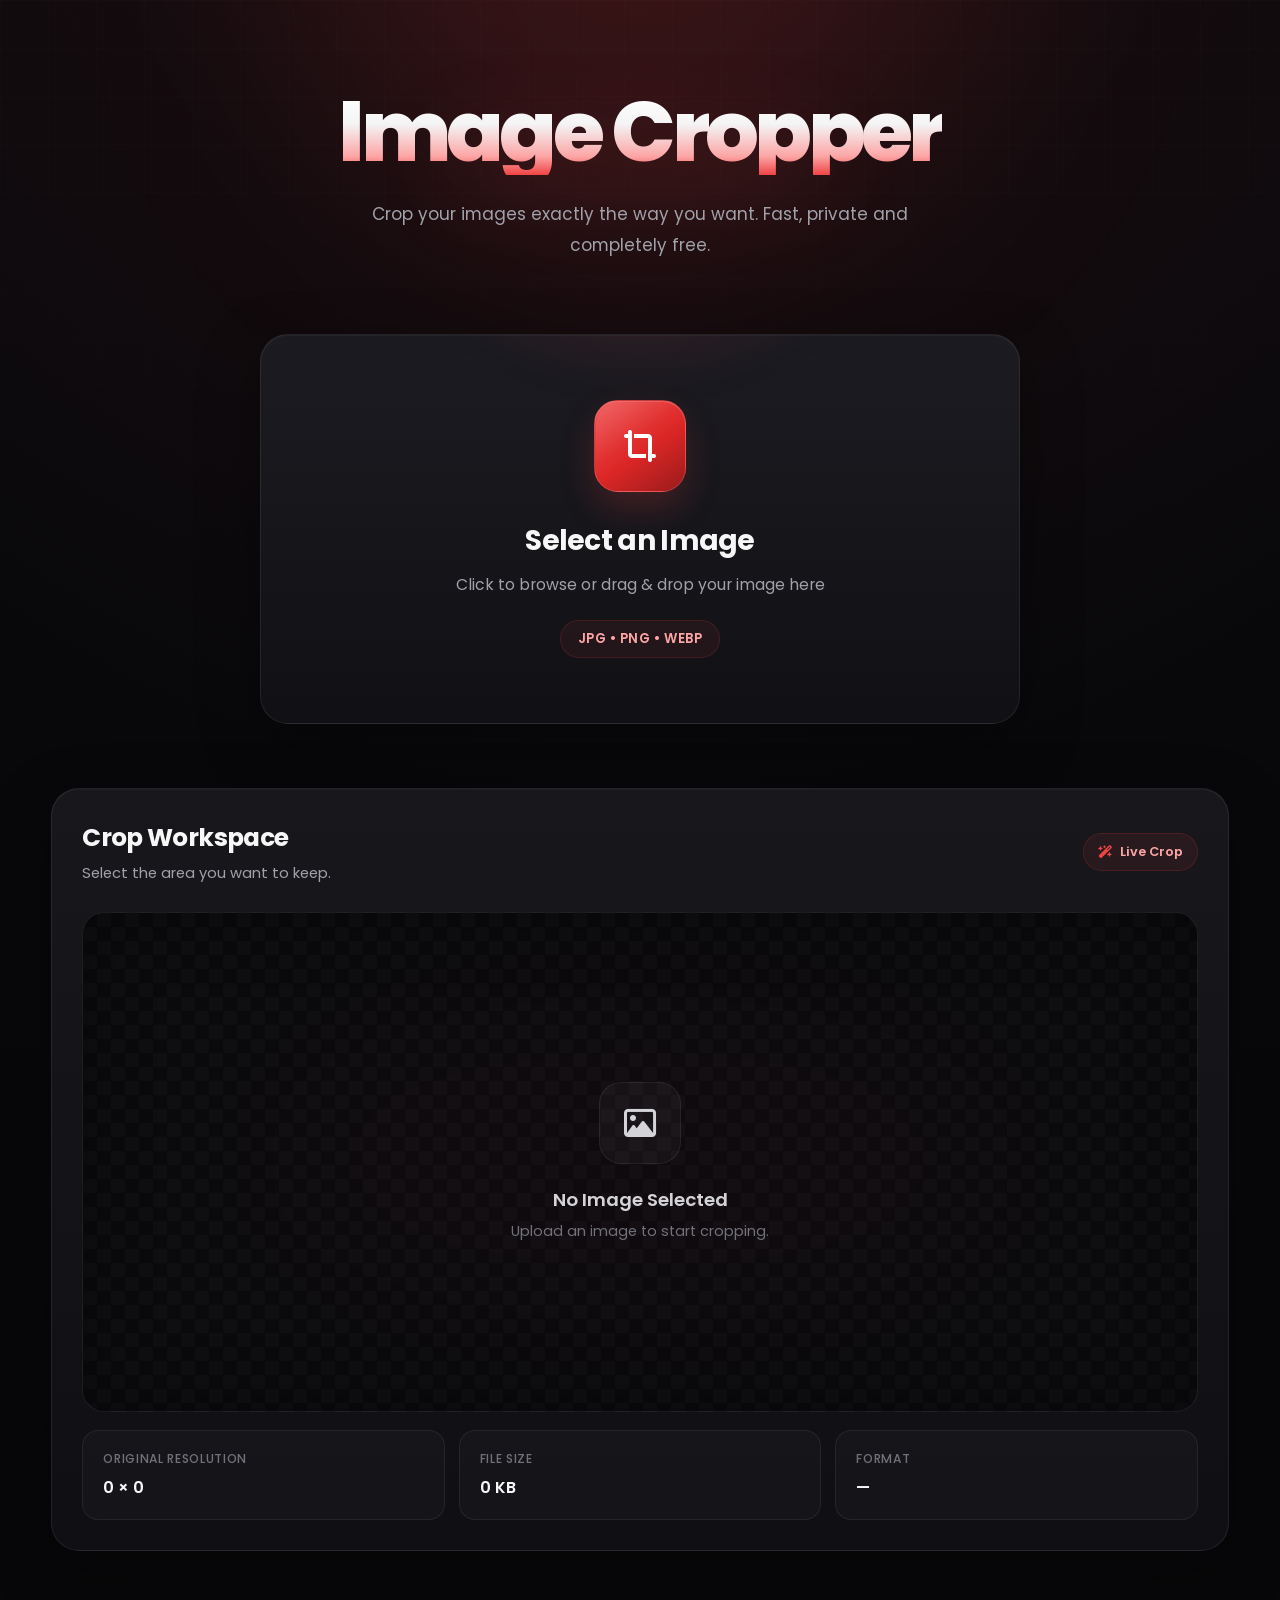
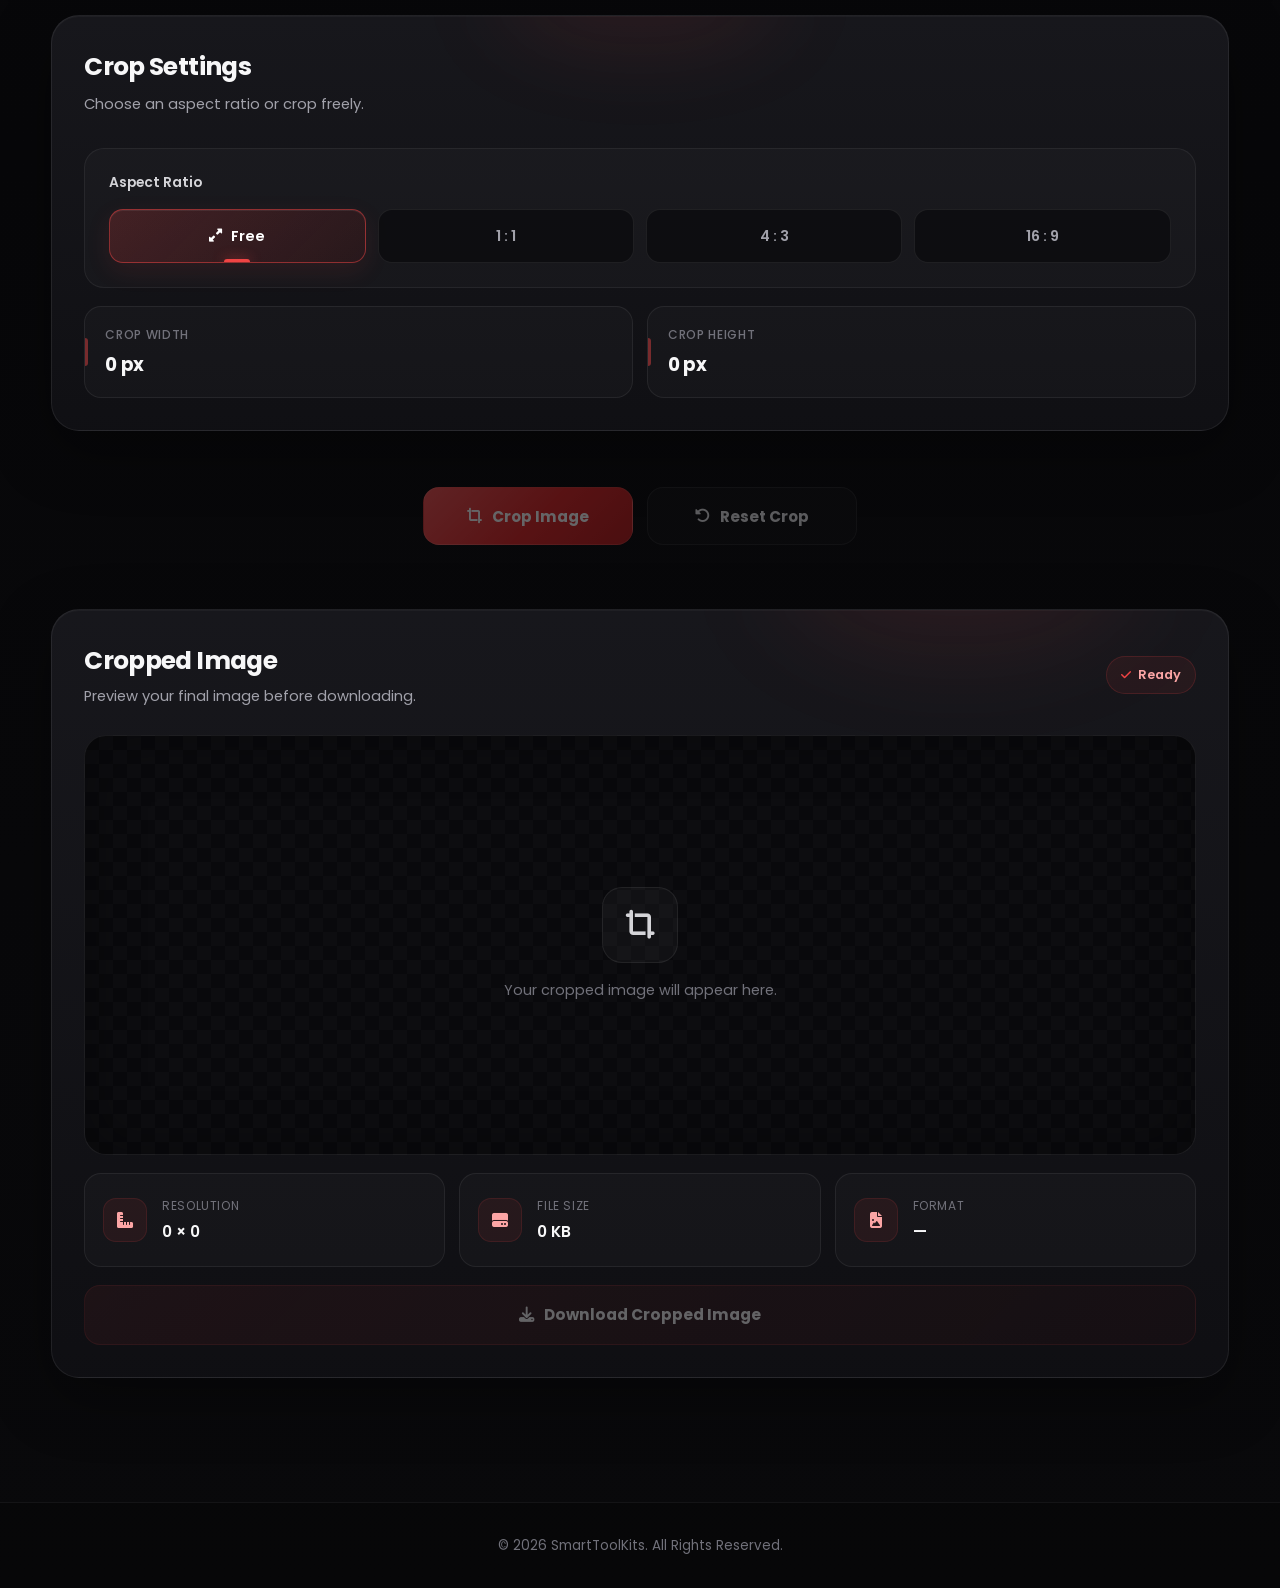
<file: Image/image-cropper/image-cropper.html>
<!DOCTYPE html>
<html lang="en">

<head>

    <meta charset="UTF-8">

    <meta name="viewport"
          content="width=device-width, initial-scale=1.0">

    <title>Image Cropper | SmartToolKits</title>

    <meta name="description"
          content="Crop JPG, PNG and WEBP images online for free with custom aspect ratios.">

    <!-- Google Font -->

    <link rel="preconnect"
          href="https://fonts.googleapis.com">

    <link rel="preconnect"
          href="https://fonts.gstatic.com"
          crossorigin>

    <link href="https://fonts.googleapis.com/css2?family=Poppins:wght@300;400;500;600;700;800&display=swap"
          rel="stylesheet">

    <!-- Font Awesome -->

    <link rel="stylesheet"
          href="https://cdnjs.cloudflare.com/ajax/libs/font-awesome/6.7.2/css/all.min.css">

    <!-- CSS -->

    <link rel="stylesheet"
          href="style.css">

</head>

<body>

    <main class="container">

        <!-- =========================
                    HERO
        ========================== -->

        <section class="hero">

            <h1>Image Cropper</h1>

            <p>
                Crop your images exactly the way you want.
                Fast, private and completely free.
            </p>

        </section>


        <!-- =========================
                UPLOAD SECTION
        ========================== -->

        <section class="upload-section">

            <input
                type="file"
                id="imageInput"
                accept="image/jpeg,image/png,image/webp"
                hidden>

            <label
                for="imageInput"
                class="upload-card">

                <div class="upload-icon">

                    <i class="fa-solid fa-crop-simple"></i>

                </div>

                <h2>Select an Image</h2>

                <p>
                    Click to browse or drag & drop your image here
                </p>

                <span>
                    JPG • PNG • WEBP
                </span>

            </label>

        </section>
                <!-- =========================
              CROP WORKSPACE
        ========================== -->

        <section class="workspace-section">

            <div class="workspace-header">

                <div>
                    <h2>Crop Workspace</h2>
                    <p>Select the area you want to keep.</p>
                </div>

                <span class="workspace-badge">
                    <i class="fa-solid fa-wand-magic-sparkles"></i>
                    Live Crop
                </span>

            </div>


            <!-- Crop Area -->

            <div class="crop-workspace" id="cropWorkspace">

                <img
                    id="cropImage"
                    alt="Image to crop">

                <div
                    class="workspace-placeholder"
                    id="workspacePlaceholder">

                    <i class="fa-regular fa-image"></i>

                    <h3>No Image Selected</h3>

                    <p>
                        Upload an image to start cropping.
                    </p>

                </div>

            </div>


            <!-- Original Image Information -->

            <div class="image-info">

                <div class="info-item">

                    <span>Original Resolution</span>

                    <strong id="originalResolution">
                        0 × 0
                    </strong>

                </div>

                <div class="info-item">

                    <span>File Size</span>

                    <strong id="originalSize">
                        0 KB
                    </strong>

                </div>

                <div class="info-item">

                    <span>Format</span>

                    <strong id="imageFormat">
                        —
                    </strong>

                </div>

            </div>

        </section>


        <!-- =========================
                CROP CONTROLS
        ========================== -->

        <section class="controls-section">

            <div class="controls-header">

                <h2>Crop Settings</h2>

                <p>
                    Choose an aspect ratio or crop freely.
                </p>

            </div>


            <!-- Aspect Ratio Presets -->

            <div class="ratio-section">

                <span class="control-label">
                    Aspect Ratio
                </span>

                <div class="ratio-buttons">

                    <button
                        type="button"
                        class="ratio-btn active"
                        data-ratio="free">

                        <i class="fa-solid fa-up-right-and-down-left-from-center"></i>

                        Free

                    </button>

                    <button
                        type="button"
                        class="ratio-btn"
                        data-ratio="1">

                        1 : 1

                    </button>

                    <button
                        type="button"
                        class="ratio-btn"
                        data-ratio="1.333333">

                        4 : 3

                    </button>

                    <button
                        type="button"
                        class="ratio-btn"
                        data-ratio="1.777778">

                        16 : 9

                    </button>

                </div>

            </div>


            <!-- Crop Dimensions -->

            <div class="crop-details">

                <div class="crop-detail">

                    <span>Crop Width</span>

                    <strong id="cropWidth">
                        0 px
                    </strong>

                </div>

                <div class="crop-detail">

                    <span>Crop Height</span>

                    <strong id="cropHeight">
                        0 px
                    </strong>

                </div>

            </div>

        </section>
                <!-- =========================
                ACTION BUTTONS
        ========================== -->

        <section class="action-section">

            <button
                type="button"
                id="cropBtn"
                class="btn btn-primary"
                disabled>

                <i class="fa-solid fa-crop-simple"></i>

                Crop Image

            </button>

            <button
                type="button"
                id="resetBtn"
                class="btn btn-secondary"
                disabled>

                <i class="fa-solid fa-rotate-left"></i>

                Reset Crop

            </button>

        </section>


        <!-- =========================
                RESULT SECTION
        ========================== -->

        <section
            class="result-section"
            id="resultSection">

            <div class="result-header">

                <div>

                    <h2>Cropped Image</h2>

                    <p>
                        Preview your final image before downloading.
                    </p>

                </div>

                <span class="result-badge">

                    <i class="fa-solid fa-check"></i>

                    Ready

                </span>

            </div>


            <!-- Cropped Preview -->

            <div class="result-preview">

                <img
                    id="croppedPreview"
                    alt="Cropped Image Preview">

                <div
                    class="result-placeholder"
                    id="resultPlaceholder">

                    <i class="fa-solid fa-crop-simple"></i>

                    <p>
                        Your cropped image will appear here.
                    </p>

                </div>

            </div>


            <!-- Output Information -->

            <div class="result-stats">

                <div class="result-stat">

                    <i class="fa-solid fa-ruler-combined"></i>

                    <div>

                        <span>Resolution</span>

                        <strong id="croppedResolution">
                            0 × 0
                        </strong>

                    </div>

                </div>


                <div class="result-stat">

                    <i class="fa-solid fa-hard-drive"></i>

                    <div>

                        <span>File Size</span>

                        <strong id="croppedSize">
                            0 KB
                        </strong>

                    </div>

                </div>


                <div class="result-stat">

                    <i class="fa-solid fa-file-image"></i>

                    <div>

                        <span>Format</span>

                        <strong id="croppedFormat">
                            —
                        </strong>

                    </div>

                </div>

            </div>


            <!-- Download Button -->

            <button
                type="button"
                id="downloadBtn"
                class="download-btn"
                disabled>

                <i class="fa-solid fa-download"></i>

                Download Cropped Image

            </button>

        </section>

    </main>


    <!-- =========================
                    FOOTER
    ========================== -->

    <footer>

        <p>
            © 2026 SmartToolKits. All Rights Reserved.
        </p>

    </footer>


    <!-- JavaScript -->

    <script src="script.js"></script>

</body>

</html>
</file>
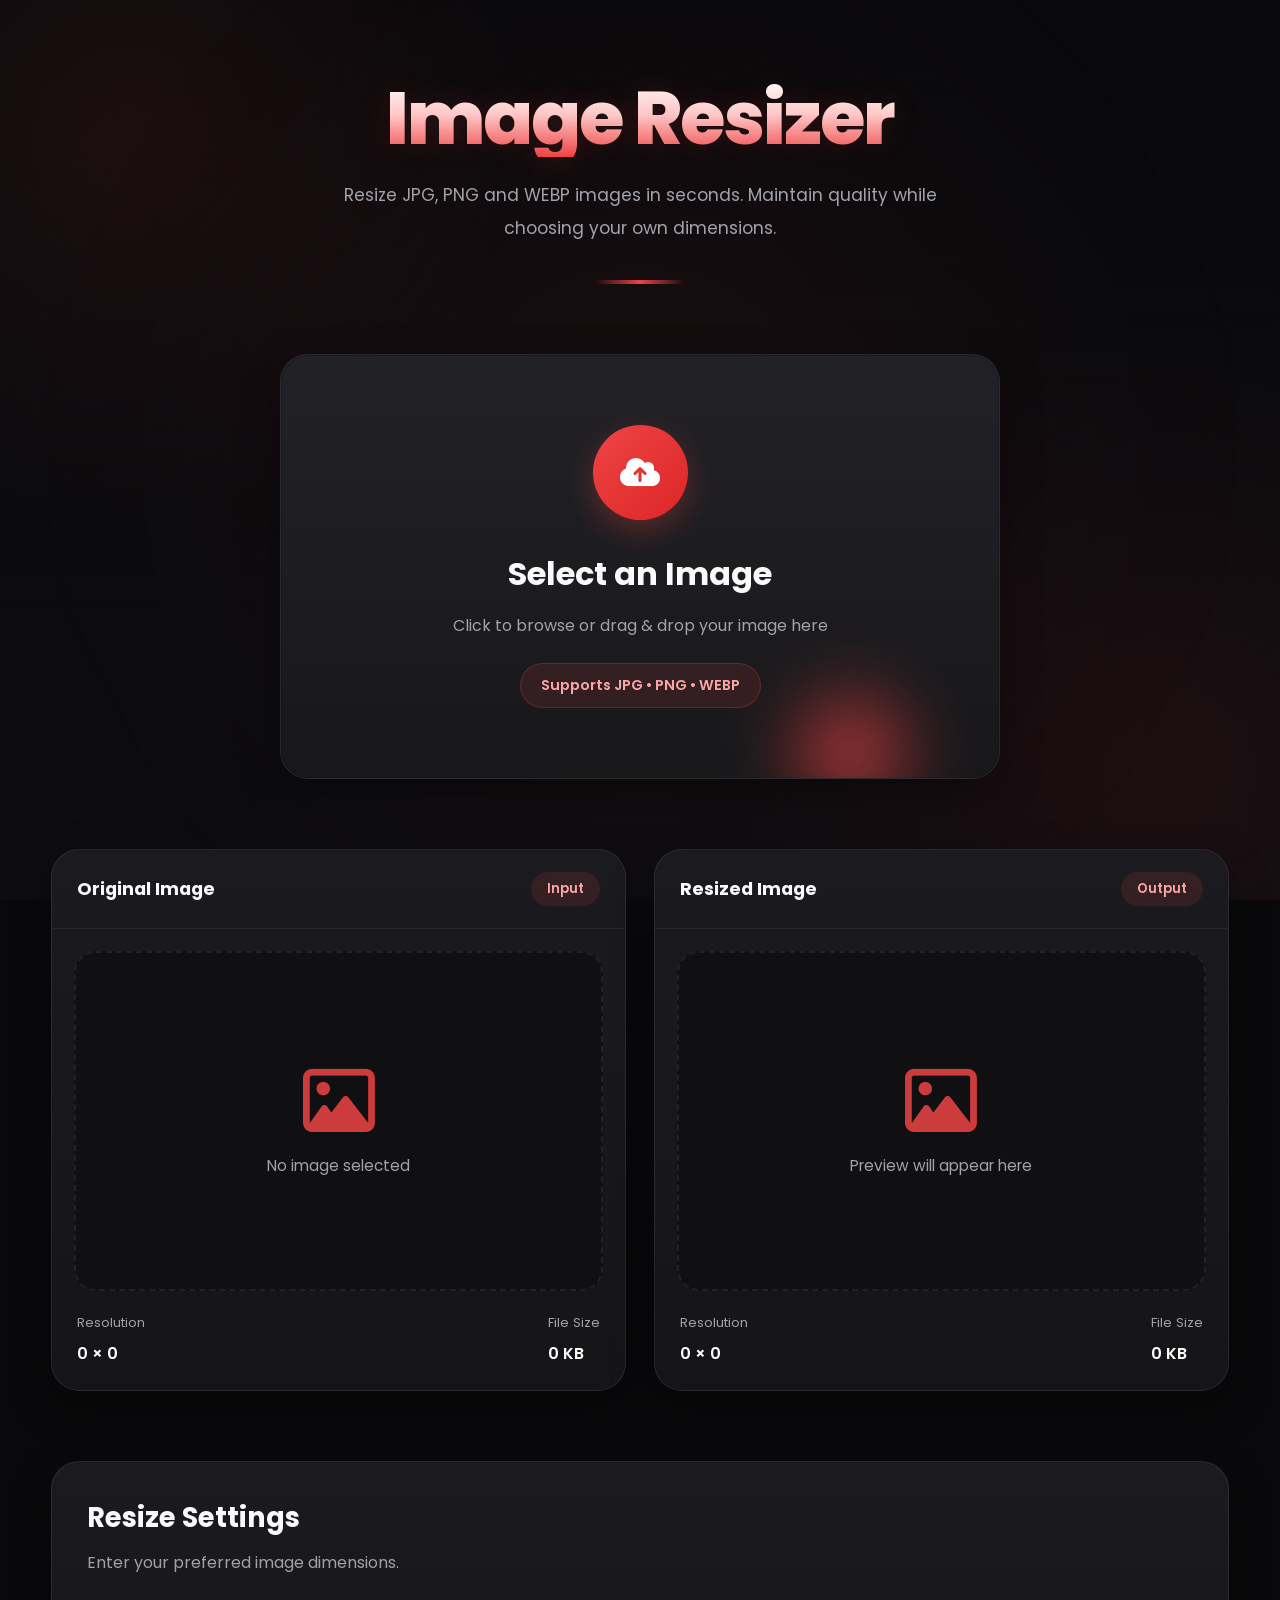
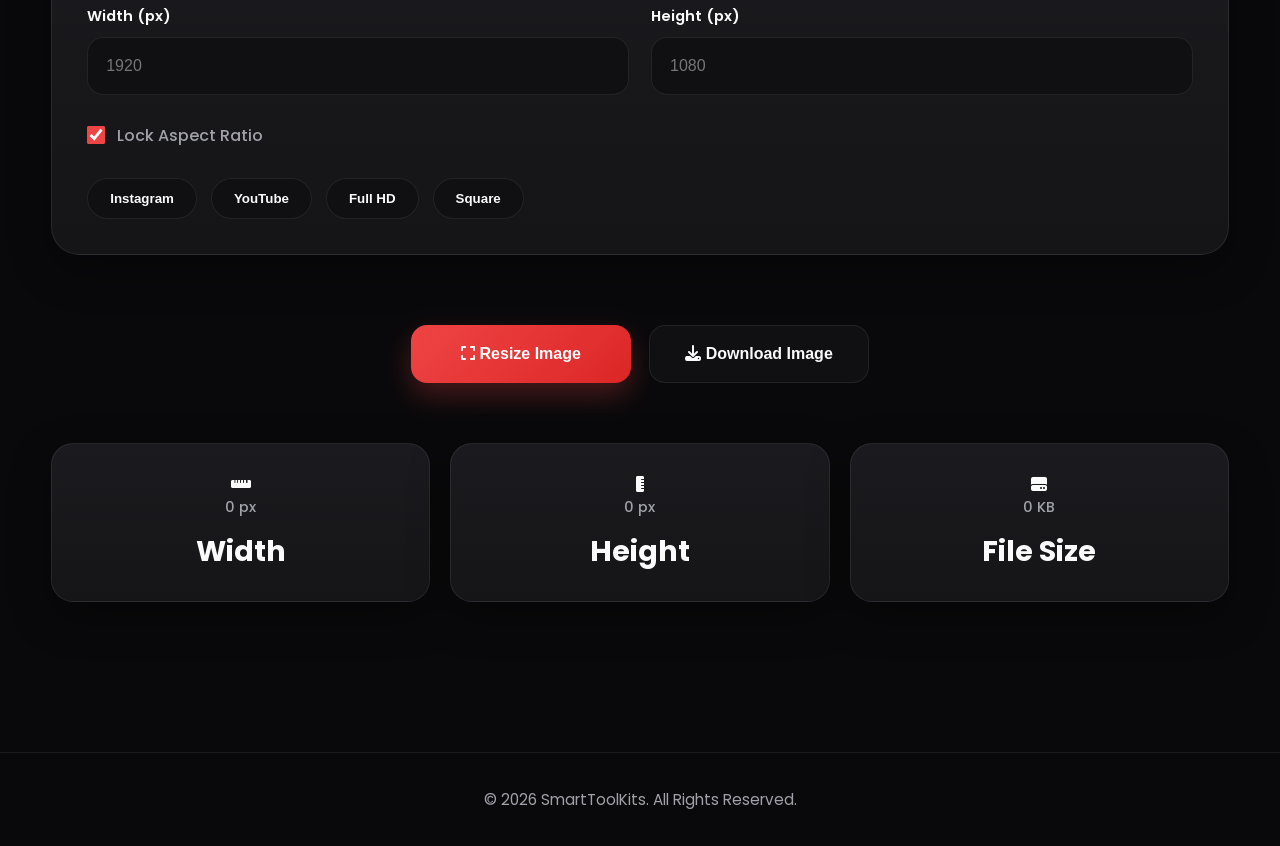
<file: Image/image-resizer/image-resizer.html>
<!DOCTYPE html>
<html lang="en">

<head>

    <meta charset="UTF-8">

    <meta name="viewport"
          content="width=device-width, initial-scale=1.0">

    <title>Image Resizer | SmartToolKits</title>

    <meta name="description"
          content="Resize JPG, PNG and WEBP images online for free without losing quality.">

    <!-- Google Font -->

    <link rel="preconnect"
          href="https://fonts.googleapis.com">

    <link rel="preconnect"
          href="https://fonts.gstatic.com"
          crossorigin>

    <link href="https://fonts.googleapis.com/css2?family=Poppins:wght@300;400;500;600;700;800&display=swap"
          rel="stylesheet">

    <!-- Font Awesome -->

    <link rel="stylesheet"
          href="https://cdnjs.cloudflare.com/ajax/libs/font-awesome/6.7.2/css/all.min.css">

    <!-- CSS -->

    <link rel="stylesheet"
          href="style.css">

</head>

<body>

    <main class="container">

        <!-- =========================
                HERO
        ========================== -->

        <section class="hero">

            <h1>Image Resizer</h1>

            <p>

                Resize JPG, PNG and WEBP images in seconds.
                Maintain quality while choosing your own dimensions.

            </p>

        </section>

        <!-- =========================
            Upload Section
        ========================== -->

        <section class="upload-section">

            <input
                type="file"
                id="imageInput"
                accept="image/*"
                hidden>

            <label
                for="imageInput"
                class="upload-card">

                <div class="upload-icon">

                    <i class="fa-solid fa-cloud-arrow-up"></i>

                </div>

                <h2>Select an Image</h2>

                <p>

                    Click to browse or drag & drop your image here

                </p>

                <span>

                    Supports JPG • PNG • WEBP

                </span>

            </label>

        </section>
                <!-- =========================
              Preview Section
        ========================== -->

        <section class="preview-section">

            <!-- Original Image -->

            <div class="preview-card">

                <div class="card-title">

                    <h3>Original Image</h3>

                    <span>Input</span>

                </div>

                <div class="preview-box">

                    <img
                        id="originalPreview"
                        alt="Original Image Preview">

                    <div
                        class="placeholder"
                        id="originalPlaceholder">

                        <i class="fa-regular fa-image"></i>

                        <p>No image selected</p>

                    </div>

                </div>

                <div class="image-details">

                    <div>

                        <small>Resolution</small>

                        <strong id="originalResolution">

                            0 × 0

                        </strong>

                    </div>

                    <div>

                        <small>File Size</small>

                        <strong id="originalSize">

                            0 KB

                        </strong>

                    </div>

                </div>

            </div>

            <!-- Resized Image -->

            <div class="preview-card">

                <div class="card-title">

                    <h3>Resized Image</h3>

                    <span>Output</span>

                </div>

                <div class="preview-box">

                    <img
                        id="resizedPreview"
                        alt="Resized Image Preview">

                    <div
                        class="placeholder"
                        id="resizedPlaceholder">

                        <i class="fa-regular fa-image"></i>

                        <p>Preview will appear here</p>

                    </div>

                </div>

                <div class="image-details">

                    <div>

                        <small>Resolution</small>

                        <strong id="resizedResolution">

                            0 × 0

                        </strong>

                    </div>

                    <div>

                        <small>File Size</small>

                        <strong id="resizedSize">

                            0 KB

                        </strong>

                    </div>

                </div>

            </div>

        </section>

        <!-- =========================
             Resize Settings
        ========================== -->

        <section class="controls-section">

            <div class="controls-header">

                <h2>Resize Settings</h2>

                <p>

                    Enter your preferred image dimensions.

                </p>

            </div>

            <div class="dimension-grid">

                <div class="input-group">

                    <label for="widthInput">

                        Width (px)

                    </label>

                    <input
                        type="number"
                        id="widthInput"
                        placeholder="1920">

                </div>

                <div class="input-group">

                    <label for="heightInput">

                        Height (px)

                    </label>

                    <input
                        type="number"
                        id="heightInput"
                        placeholder="1080">

                </div>

            </div>

            <label class="aspect-ratio">

                <input
                    type="checkbox"
                    id="lockAspect"
                    checked>

                <span>

                    Lock Aspect Ratio

                </span>

            </label>

            <div class="preset-buttons">

                <button
                    type="button"
                    class="preset-btn"
                    data-width="1080"
                    data-height="1080">

                    Instagram

                </button>

                <button
                    type="button"
                    class="preset-btn"
                    data-width="1280"
                    data-height="720">

                    YouTube

                </button>

                <button
                    type="button"
                    class="preset-btn"
                    data-width="1920"
                    data-height="1080">

                    Full HD

                </button>

                <button
                    type="button"
                    class="preset-btn"
                    data-width="800"
                    data-height="800">

                    Square

                </button>

            </div>

        </section>
                <!-- =========================
              Action Buttons
        ========================== -->

        <section class="action-section">

            <button
                id="resizeBtn"
                class="btn btn-primary">

                <i class="fa-solid fa-expand"></i>

                Resize Image

            </button>

            <button
                id="downloadBtn"
                class="btn btn-secondary"
                disabled>

                <i class="fa-solid fa-download"></i>

                Download Image

            </button>

        </section>

        <!-- =========================
              Result Statistics
        ========================== -->

        <section class="stats-section">

            <div class="stat-card">

                <i class="fa-solid fa-ruler-horizontal"></i>

                <h3 id="newWidth">0 px</h3>

                <p>Width</p>

            </div>

            <div class="stat-card">

                <i class="fa-solid fa-ruler-vertical"></i>

                <h3 id="newHeight">0 px</h3>

                <p>Height</p>

            </div>

            <div class="stat-card">

                <i class="fa-solid fa-hard-drive"></i>

                <h3 id="newSize">0 KB</h3>

                <p>File Size</p>

            </div>

        </section>

    </main>

    <!-- =========================
            Footer
    ========================== -->

    <footer>

        <p>© 2026 SmartToolKits. All Rights Reserved.</p>

    </footer>

    <script src="script.js"></script>

</body>

</html>
</file>
<file: style.css>
/* =========================================================
   F2CONVERT — NEW DESIGN
   CSS PART 1
   Foundation + Variables + Reset + Base
========================================================= */


/* =========================================================
   ROOT VARIABLES
========================================================= */

:root {

    --bg: #070a18;
    --bg-soft: #0b1022;
    --bg-card: rgba(17, 23, 48, 0.72);
    --bg-card-solid: #111730;

    --primary: #7c5cff;
    --primary-light: #9b86ff;
    --secondary: #3b82f6;

    --gradient: linear-gradient(
        135deg,
        #7c5cff 0%,
        #4f7cff 100%
    );

    --gradient-soft: linear-gradient(
        135deg,
        rgba(124, 92, 255, 0.18),
        rgba(59, 130, 246, 0.10)
    );

    --text: #f8fafc;
    --text-soft: #cbd5e1;
    --text-muted: #8b96ad;

    --border: rgba(255, 255, 255, 0.09);
    --border-light: rgba(255, 255, 255, 0.14);

    --white: #ffffff;

    --success: #22c55e;
    --danger: #ef4444;
    --warning: #f59e0b;

    --radius-sm: 10px;
    --radius-md: 16px;
    --radius-lg: 24px;
    --radius-xl: 32px;

    --container: 1180px;

    --header-height: 78px;

    --shadow-sm:
        0 10px 30px rgba(0, 0, 0, 0.18);

    --shadow:
        0 25px 80px rgba(0, 0, 0, 0.28);

    --shadow-glow:
        0 20px 70px rgba(124, 92, 255, 0.20);

    --transition:
        0.25s ease;

}


/* =========================================================
   RESET
========================================================= */

*,
*::before,
*::after {

    box-sizing: border-box;

    margin: 0;

    padding: 0;

}


html {

    scroll-behavior: smooth;

    font-size: 16px;

}


body {

    min-height: 100vh;

    background:
        radial-gradient(
            circle at 15% 10%,
            rgba(124, 92, 255, 0.07),
            transparent 32%
        ),
        radial-gradient(
            circle at 85% 20%,
            rgba(59, 130, 246, 0.06),
            transparent 30%
        ),
        var(--bg);

    color: var(--text);

    font-family:
        "Inter",
        system-ui,
        -apple-system,
        BlinkMacSystemFont,
        "Segoe UI",
        sans-serif;

    line-height: 1.6;

    overflow-x: hidden;

}


body,
button,
input,
textarea,
select {

    font-family:
        "Inter",
        system-ui,
        -apple-system,
        BlinkMacSystemFont,
        "Segoe UI",
        sans-serif;

}


button,
a {

    -webkit-tap-highlight-color: transparent;

}


button {

    border: 0;

    background: none;

    color: inherit;

    cursor: pointer;

}


a {

    color: inherit;

    text-decoration: none;

}


img {

    display: block;

    max-width: 100%;

}


ul,
ol {

    list-style: none;

}


::selection {

    background: rgba(124, 92, 255, 0.35);

    color: var(--white);

}


/* =========================================================
   SCROLLBAR
========================================================= */

::-webkit-scrollbar {

    width: 9px;

}


::-webkit-scrollbar-track {

    background: #080b18;

}


::-webkit-scrollbar-thumb {

    background:
        linear-gradient(
            180deg,
            var(--primary),
            var(--secondary)
        );

    border-radius: 999px;

}


::-webkit-scrollbar-thumb:hover {

    background: var(--primary-light);

}


/* =========================================================
   GLOBAL CONTAINER
========================================================= */

.section-container,
.header-container,
.hero-container,
.footer-container,
.footer-bottom-container {

    width: min(
        calc(100% - 40px),
        var(--container)
    );

    margin-inline: auto;

}


/* =========================================================
   COMMON SECTION
========================================================= */

section {

    position: relative;

}


.section-heading {

    max-width: 720px;

    margin-inline: auto;

    text-align: center;

}


.section-kicker {

    display: inline-flex;

    align-items: center;

    justify-content: center;

    gap: 8px;

    margin-bottom: 18px;

    color: var(--primary-light);

    font-size: 0.75rem;

    font-weight: 800;

    letter-spacing: 0.14em;

    text-transform: uppercase;

}


.section-heading h2 {

    color: var(--text);

    font-family:
        "Plus Jakarta Sans",
        "Inter",
        sans-serif;

    font-size: clamp(
        2rem,
        4vw,
        3.25rem
    );

    font-weight: 800;

    letter-spacing: -0.045em;

    line-height: 1.08;

}


.section-heading h2 span {

    background:
        linear-gradient(
            90deg,
            #a78bfa,
            #60a5fa
        );

    -webkit-background-clip: text;

    background-clip: text;

    color: transparent;

}


.section-heading p {

    max-width: 620px;

    margin: 18px auto 0;

    color: var(--text-muted);

    font-size: 1rem;

    line-height: 1.8;

}


/* =========================================================
   ACCESSIBILITY
========================================================= */

:focus-visible {

    outline: 2px solid var(--primary-light);

    outline-offset: 4px;

}


/* =========================================================
   REDUCED MOTION
========================================================= */

@media (prefers-reduced-motion: reduce) {

    html {

        scroll-behavior: auto;

    }

    *,
    *::before,
    *::after {

        animation-duration: 0.01ms !important;

        animation-iteration-count: 1 !important;

        transition-duration: 0.01ms !important;

    }

}
/* =========================================================
   F2CONVERT — CSS PART 2
   HEADER / NAVIGATION
========================================================= */


/* =========================================================
   HEADER
========================================================= */

.site-header {

    position: fixed;

    top: 0;

    left: 0;

    z-index: 1000;

    width: 100%;

    height: var(--header-height);

    background:
        rgba(7, 10, 24, 0.72);

    border-bottom:
        1px solid rgba(255, 255, 255, 0.06);

    backdrop-filter:
        blur(20px);

    -webkit-backdrop-filter:
        blur(20px);

}


.header-container {

    display: flex;

    align-items: center;

    justify-content: space-between;

    height: 100%;

}


/* =========================================================
   BRAND
========================================================= */

.brand {

    display: inline-flex;

    align-items: center;

    gap: 11px;

    flex-shrink: 0;

}


.brand-symbol {

    display: grid;

    place-items: center;

    width: 38px;

    height: 38px;

    border-radius: 11px;

    background:
        linear-gradient(
            135deg,
            #8b5cf6,
            #3b82f6
        );

    box-shadow:
        0 8px 30px rgba(99, 102, 241, 0.30);

    color: #ffffff;

    font-family:
        "Plus Jakarta Sans",
        sans-serif;

    font-size: 0.9rem;

    font-weight: 800;

    letter-spacing: -0.04em;

}


.brand-text {

    color: var(--text);

    font-family:
        "Plus Jakarta Sans",
        sans-serif;

    font-size: 1.05rem;

    font-weight: 800;

    letter-spacing: -0.035em;

}


/* =========================================================
   NAVIGATION
========================================================= */

.main-nav {

    display: flex;

    align-items: center;

    gap: 34px;

    margin-left: auto;

    margin-right: 36px;

}


.nav-link {

    position: relative;

    color: #9da7bd;

    font-size: 0.875rem;

    font-weight: 600;

    transition:
        color var(--transition);

}


.nav-link::after {

    content: "";

    position: absolute;

    left: 50%;

    bottom: -8px;

    width: 0;

    height: 2px;

    border-radius: 99px;

    background:
        linear-gradient(
            90deg,
            var(--primary),
            var(--secondary)
        );

    transform:
        translateX(-50%);

    transition:
        width var(--transition);

}


.nav-link:hover {

    color: var(--text);

}


.nav-link:hover::after {

    width: 100%;

}


/* =========================================================
   HEADER CTA
========================================================= */

.header-cta {

    display: inline-flex;

    align-items: center;

    justify-content: center;

    gap: 9px;

    min-height: 42px;

    padding:
        0 17px;

    border:
        1px solid rgba(124, 92, 255, 0.30);

    border-radius: 11px;

    background:
        rgba(124, 92, 255, 0.10);

    color: #e9e7ff;

    font-size: 0.82rem;

    font-weight: 700;

    transition:
        transform var(--transition),
        border-color var(--transition),
        background var(--transition),
        box-shadow var(--transition);

}


.header-cta i {

    font-size: 0.72rem;

}


.header-cta:hover {

    transform:
        translateY(-2px);

    border-color:
        rgba(124, 92, 255, 0.55);

    background:
        rgba(124, 92, 255, 0.18);

    box-shadow:
        0 10px 30px rgba(124, 92, 255, 0.15);

}


/* =========================================================
   MOBILE MENU BUTTON
========================================================= */

.mobile-menu-toggle {

    display: none;

    flex-direction: column;

    justify-content: center;

    align-items: center;

    gap: 5px;

    width: 42px;

    height: 42px;

    border:
        1px solid var(--border);

    border-radius: 11px;

    background:
        rgba(255, 255, 255, 0.04);

}


.mobile-menu-toggle span {

    display: block;

    width: 18px;

    height: 2px;

    border-radius: 99px;

    background: var(--text-soft);

    transition:
        transform var(--transition);

}


/* =========================================================
   HERO BASE
========================================================= */

.hero-section {

    position: relative;

    min-height: 820px;

    padding-top:
        calc(
            var(--header-height) + 90px
        );

    padding-bottom: 70px;

    overflow: hidden;

}


.hero-background {

    position: absolute;

    inset: 0;

    z-index: -1;

    pointer-events: none;

}


.hero-grid {

    position: absolute;

    inset: 0;

    opacity: 0.30;

    background-image:
        linear-gradient(
            rgba(255, 255, 255, 0.035) 1px,
            transparent 1px
        ),
        linear-gradient(
            90deg,
            rgba(255, 255, 255, 0.035) 1px,
            transparent 1px
        );

    background-size:
        70px 70px;

    mask-image:
        linear-gradient(
            to bottom,
            black 0%,
            rgba(0, 0, 0, 0.6) 45%,
            transparent 100%
        );

    -webkit-mask-image:
        linear-gradient(
            to bottom,
            black 0%,
            rgba(0, 0, 0, 0.6) 45%,
            transparent 100%
        );

}


.hero-glow {

    position: absolute;

    border-radius: 50%;

    filter:
        blur(80px);

    pointer-events: none;

}


.hero-glow-one {

    top: 80px;

    left: -180px;

    width: 520px;

    height: 520px;

    background:
        rgba(124, 92, 255, 0.16);

}


.hero-glow-two {

    top: 180px;

    right: -180px;

    width: 500px;

    height: 500px;

    background:
        rgba(59, 130, 246, 0.13);

}


.hero-glow-three {

    bottom: -250px;

    left: 35%;

    width: 600px;

    height: 400px;

    background:
        rgba(124, 92, 255, 0.08);

}


/* =========================================================
   HERO CONTAINER
========================================================= */

.hero-container {

    display: grid;

    grid-template-columns:
        minmax(0, 1fr)
        minmax(420px, 0.9fr);

    align-items: center;

    gap: 70px;

    min-height: 600px;

}


/* =========================================================
   HERO CONTENT
========================================================= */

.hero-content {

    position: relative;

    z-index: 2;

    max-width: 650px;

}


.hero-badge {

    display: inline-flex;

    align-items: center;

    gap: 9px;

    margin-bottom: 25px;

    padding:
        7px 12px;

    border:
        1px solid rgba(124, 92, 255, 0.24);

    border-radius: 999px;

    background:
        rgba(124, 92, 255, 0.07);

    color: #b9afff;

    font-size: 0.69rem;

    font-weight: 800;

    letter-spacing: 0.10em;

}


.hero-badge-dot {

    width: 7px;

    height: 7px;

    border-radius: 50%;

    background:
        #8b5cf6;

    box-shadow:
        0 0 12px rgba(139, 92, 246, 0.9);

}


.hero-title {

    max-width: 700px;

    font-family:
        "Plus Jakarta Sans",
        "Inter",
        sans-serif;

    font-size:
        clamp(
            3.3rem,
            6vw,
            5.8rem
        );

    font-weight: 800;

    letter-spacing:
        -0.065em;

    line-height:
        0.99;

    color:
        var(--text);

}


.hero-title span {

    display: block;

    background:
        linear-gradient(
            100deg,
            #a78bfa 0%,
            #818cf8 45%,
            #60a5fa 100%
        );

    -webkit-background-clip: text;

    background-clip: text;

    color: transparent;

}


.hero-description {

    max-width: 570px;

    margin-top: 27px;

    color:
        var(--text-muted);

    font-size: 1.05rem;

    line-height: 1.8;

}


.hero-actions {

    display: flex;

    align-items: center;

    flex-wrap: wrap;

    gap: 13px;

    margin-top: 32px;

}


.hero-primary-button,
.hero-secondary-button {

    display: inline-flex;

    align-items: center;

    justify-content: center;

    gap: 10px;

    min-height: 50px;

    padding:
        0 20px;

    border-radius: 13px;

    font-size: 0.86rem;

    font-weight: 700;

    transition:
        transform var(--transition),
        box-shadow var(--transition),
        border-color var(--transition),
        background var(--transition);

}


.hero-primary-button {

    background:
        linear-gradient(
            135deg,
            #7c5cff,
            #4f7cff
        );

    color: #ffffff;

    box-shadow:
        0 15px 40px rgba(91, 76, 210, 0.30);

}


.hero-primary-button:hover {

    transform:
        translateY(-3px);

    box-shadow:
        0 20px 50px rgba(91, 76, 210, 0.40);

}


.hero-secondary-button {

    border:
        1px solid var(--border-light);

    background:
        rgba(255, 255, 255, 0.035);

    color:
        var(--text-soft);

}


.hero-secondary-button:hover {

    transform:
        translateY(-3px);

    border-color:
        rgba(124, 92, 255, 0.38);

    background:
        rgba(124, 92, 255, 0.08);

}


.hero-trust {

    display: flex;

    align-items: center;

    flex-wrap: wrap;

    gap: 13px;

    margin-top: 28px;

}


.trust-item {

    display: inline-flex;

    align-items: center;

    gap: 7px;

    color:
        #7f8ba4;

    font-size: 0.74rem;

    font-weight: 600;

}


.trust-item i {

    color:
        #8b7cff;

    font-size: 0.68rem;

}


.trust-divider {

    width: 3px;

    height: 3px;

    border-radius: 50%;

    background:
        #3c455b;

}
/* =========================================================
   F2CONVERT — CSS PART 3
   HERO VISUAL / TOOL PREVIEW
========================================================= */


/* =========================================================
   HERO VISUAL
========================================================= */

.hero-visual {

    position: relative;

    display: flex;

    align-items: center;

    justify-content: center;

    min-height: 570px;

}


.visual-orbit {

    position: absolute;

    border:
        1px solid rgba(124, 92, 255, 0.10);

    border-radius: 50%;

    pointer-events: none;

}


.orbit-one {

    width: 540px;

    height: 540px;

    transform:
        rotate(-18deg);

}


.orbit-two {

    width: 410px;

    height: 410px;

    transform:
        rotate(28deg);

    border-color:
        rgba(59, 130, 246, 0.10);

}


/* =========================================================
   MAIN TOOL WINDOW
========================================================= */

.hero-tool-window {

    position: relative;

    z-index: 5;

    width: min(
        100%,
        470px
    );

    overflow: hidden;

    border:
        1px solid rgba(255, 255, 255, 0.12);

    border-radius:
        25px;

    background:
        linear-gradient(
            145deg,
            rgba(24, 31, 61, 0.92),
            rgba(10, 14, 31, 0.96)
        );

    box-shadow:
        0 35px 100px rgba(0, 0, 0, 0.45),
        0 0 80px rgba(124, 92, 255, 0.12);

    backdrop-filter:
        blur(20px);

    -webkit-backdrop-filter:
        blur(20px);

    transform:
        rotate(2deg);

    transition:
        transform 0.4s ease,
        box-shadow 0.4s ease;

}


.hero-tool-window:hover {

    transform:
        rotate(0deg)
        translateY(-6px);

    box-shadow:
        0 40px 110px rgba(0, 0, 0, 0.50),
        0 0 100px rgba(124, 92, 255, 0.18);

}


/* =========================================================
   WINDOW HEADER
========================================================= */

.window-header {

    display: flex;

    align-items: center;

    justify-content: space-between;

    height: 54px;

    padding:
        0 18px;

    border-bottom:
        1px solid rgba(255, 255, 255, 0.07);

    background:
        rgba(255, 255, 255, 0.025);

}


.window-dots {

    display: flex;

    align-items: center;

    gap: 6px;

}


.window-dots span {

    width: 7px;

    height: 7px;

    border-radius: 50%;

    background:
        #39425c;

}


.window-dots span:first-child {

    background:
        #8b7cff;

}


.window-title {

    color:
        #8d98b2;

    font-size:
        0.68rem;

    font-weight:
        700;

    letter-spacing:
        0.12em;

}


.window-menu {

    color:
        #66718b;

    font-size:
        0.9rem;

}


/* =========================================================
   WINDOW CONTENT
========================================================= */

.window-content {

    padding:
        32px;

    text-align:
        center;

}


.window-tool-icon {

    display: grid;

    place-items: center;

    width: 58px;

    height: 58px;

    margin:
        0 auto 15px;

    border:
        1px solid rgba(139, 124, 255, 0.25);

    border-radius:
        17px;

    background:
        linear-gradient(
            135deg,
            rgba(124, 92, 255, 0.20),
            rgba(59, 130, 246, 0.12)
        );

    color:
        #a99cff;

    font-size:
        1.35rem;

    box-shadow:
        0 15px 40px rgba(124, 92, 255, 0.12);

}


.window-label {

    display: block;

    margin-bottom:
        7px;

    color:
        #8f84ff;

    font-size:
        0.63rem;

    font-weight:
        800;

    letter-spacing:
        0.16em;

}


.window-content h3 {

    color:
        var(--text);

    font-family:
        "Plus Jakarta Sans",
        sans-serif;

    font-size:
        1.45rem;

    font-weight:
        800;

    letter-spacing:
        -0.035em;

}


.window-content > p {

    max-width:
        310px;

    margin:
        8px auto 22px;

    color:
        #7f8ba5;

    font-size:
        0.78rem;

    line-height:
        1.65;

}


/* =========================================================
   WINDOW UPLOAD
========================================================= */

.window-upload {

    padding:
        25px 18px;

    border:
        1px dashed rgba(124, 92, 255, 0.35);

    border-radius:
        17px;

    background:
        rgba(124, 92, 255, 0.045);

    transition:
        border-color var(--transition),
        background var(--transition);

}


.window-upload:hover {

    border-color:
        rgba(124, 92, 255, 0.65);

    background:
        rgba(124, 92, 255, 0.08);

}


.upload-icon {

    display: grid;

    place-items: center;

    width: 42px;

    height: 42px;

    margin:
        0 auto 10px;

    border-radius:
        12px;

    background:
        rgba(124, 92, 255, 0.12);

    color:
        #a99cff;

    font-size:
        0.95rem;

}


.window-upload strong {

    display: block;

    color:
        #dce2f1;

    font-size:
        0.78rem;

    font-weight:
        700;

}


.window-upload span {

    display: block;

    margin-top:
        4px;

    color:
        #68748e;

    font-size:
        0.68rem;

}


/* =========================================================
   PROCESSING
========================================================= */

.window-processing {

    margin-top:
        20px;

    padding:
        13px 15px;

    border:
        1px solid rgba(255, 255, 255, 0.06);

    border-radius:
        13px;

    background:
        rgba(255, 255, 255, 0.025);

}


.processing-info {

    display: flex;

    align-items: center;

    justify-content: space-between;

    margin-bottom:
        9px;

    color:
        #78849d;

    font-size:
        0.68rem;

}


.processing-info strong {

    color:
        #a99cff;

    font-weight:
        700;

}


.processing-bar {

    width:
        100%;

    height:
        5px;

    overflow:
        hidden;

    border-radius:
        99px;

    background:
        rgba(255, 255, 255, 0.07);

}


.processing-bar span {

    display:
        block;

    width:
        82%;

    height:
        100%;

    border-radius:
        inherit;

    background:
        linear-gradient(
            90deg,
            #7c5cff,
            #4f8cff
        );

    box-shadow:
        0 0 15px rgba(124, 92, 255, 0.55);

}


/* =========================================================
   FLOATING TOOL CARDS
========================================================= */

.floating-tool-card {

    position:
        absolute;

    z-index:
        10;

    display:
        flex;

    align-items:
        center;

    gap:
        11px;

    padding:
        12px 15px;

    border:
        1px solid rgba(255, 255, 255, 0.10);

    border-radius:
        15px;

    background:
        rgba(15, 21, 43, 0.86);

    box-shadow:
        0 20px 50px rgba(0, 0, 0, 0.30);

    backdrop-filter:
        blur(16px);

    -webkit-backdrop-filter:
        blur(16px);

}


.floating-image-card {

    top:
        78px;

    left:
        -15px;

    animation:
        floatingCardOne 5s ease-in-out infinite;

}


.floating-pdf-card {

    right:
        -18px;

    bottom:
        95px;

    animation:
        floatingCardTwo 5.5s ease-in-out infinite;

}


.floating-tool-icon {

    display:
        grid;

    place-items:
        center;

    width:
        36px;

    height:
        36px;

    flex-shrink:
        0;

    border-radius:
        10px;

    background:
        rgba(124, 92, 255, 0.12);

    color:
        #a99cff;

    font-size:
        0.82rem;

}


.floating-pdf-card .floating-tool-icon {

    background:
        rgba(59, 130, 246, 0.12);

    color:
        #78a9ff;

}


.floating-tool-text strong {

    display:
        block;

    color:
        #e3e8f5;

    font-size:
        0.72rem;

    font-weight:
        700;

}


.floating-tool-text span {

    display:
        block;

    margin-top:
        2px;

    color:
        #69758e;

    font-size:
        0.61rem;

}


/* =========================================================
   FLOATING ANIMATIONS
========================================================= */

@keyframes floatingCardOne {

    0%,
    100% {

        transform:
            translateY(0);

    }

    50% {

        transform:
            translateY(-10px);

    }

}


@keyframes floatingCardTwo {

    0%,
    100% {

        transform:
            translateY(0);

    }

    50% {

        transform:
            translateY(9px);

    }

}
/* =========================================================
   F2CONVERT — CSS PART 4
   HERO STATS + TOOLS SECTION
========================================================= */


/* =========================================================
   HERO STATS
========================================================= */

.hero-stats-container {

    display: grid;

    grid-template-columns:
        repeat(4, 1fr);

    gap: 14px;

    margin-top: 35px;

}


.hero-stat {

    display: flex;

    align-items: center;

    gap: 12px;

    min-height: 78px;

    padding: 15px 17px;

    border:
        1px solid rgba(255, 255, 255, 0.07);

    border-radius: 16px;

    background:
        rgba(255, 255, 255, 0.025);

    transition:
        transform var(--transition),
        border-color var(--transition),
        background var(--transition);

}


.hero-stat:hover {

    transform:
        translateY(-3px);

    border-color:
        rgba(124, 92, 255, 0.22);

    background:
        rgba(124, 92, 255, 0.045);

}


.hero-stat-icon {

    display: grid;

    place-items: center;

    width: 38px;

    height: 38px;

    flex-shrink: 0;

    border-radius: 11px;

    background:
        rgba(124, 92, 255, 0.10);

    color:
        #9c8cff;

    font-size: 0.82rem;

}


.hero-stat-content strong {

    display: block;

    color:
        #e8ecf7;

    font-size:
        0.78rem;

    font-weight:
        700;

}


.hero-stat-content span {

    display: block;

    margin-top: 2px;

    color:
        #68748d;

    font-size:
        0.65rem;

}


/* =========================================================
   TOOLS SECTION
========================================================= */

.tools-section {

    padding:
        125px 0;

    background:
        linear-gradient(
            180deg,
            transparent,
            rgba(255, 255, 255, 0.012),
            transparent
        );

}


.tool-filter {

    display: flex;

    align-items: center;

    justify-content: center;

    flex-wrap: wrap;

    gap: 8px;

    margin-top: 42px;

    margin-bottom: 42px;

}


.tool-filter-button {

    display: inline-flex;

    align-items: center;

    justify-content: center;

    gap: 8px;

    min-height: 42px;

    padding:
        0 16px;

    border:
        1px solid rgba(255, 255, 255, 0.07);

    border-radius:
        11px;

    background:
        rgba(255, 255, 255, 0.025);

    color:
        #7f8aa2;

    font-size:
        0.75rem;

    font-weight:
        700;

    transition:
        color var(--transition),
        background var(--transition),
        border-color var(--transition),
        transform var(--transition);

}


.tool-filter-button i {

    font-size:
        0.72rem;

}


.tool-filter-button:hover {

    color:
        #dce2f0;

    border-color:
        rgba(124, 92, 255, 0.25);

}


.tool-filter-button.active {

    color:
        #ffffff;

    border-color:
        rgba(124, 92, 255, 0.40);

    background:
        linear-gradient(
            135deg,
            rgba(124, 92, 255, 0.18),
            rgba(59, 130, 246, 0.10)
        );

    box-shadow:
        0 10px 30px rgba(124, 92, 255, 0.10);

}


/* =========================================================
   TOOLS GRID
========================================================= */

.tools-grid {

    display: grid;

    grid-template-columns:
        repeat(4, 1fr);

    gap: 16px;

}


.tool-card {

    position: relative;

    display: flex;

    flex-direction: column;

    min-height: 285px;

    padding:
        22px;

    overflow: hidden;

    border:
        1px solid rgba(255, 255, 255, 0.07);

    border-radius:
        21px;

    background:
        linear-gradient(
            145deg,
            rgba(18, 24, 48, 0.84),
            rgba(10, 14, 30, 0.78)
        );

    box-shadow:
        0 18px 50px rgba(0, 0, 0, 0.16);

    transition:
        transform 0.3s ease,
        border-color 0.3s ease,
        box-shadow 0.3s ease,
        background 0.3s ease;

}


.tool-card::before {

    content: "";

    position: absolute;

    top: 0;

    left: 0;

    width: 100%;

    height: 1px;

    background:
        linear-gradient(
            90deg,
            transparent,
            rgba(124, 92, 255, 0.55),
            transparent
        );

    opacity: 0;

    transition:
        opacity var(--transition);

}


.tool-card::after {

    content: "";

    position: absolute;

    width: 170px;

    height: 170px;

    top: -100px;

    right: -100px;

    border-radius: 50%;

    background:
        rgba(124, 92, 255, 0.09);

    filter:
        blur(30px);

    opacity: 0;

    transition:
        opacity var(--transition);

}


.tool-card:hover {

    transform:
        translateY(-7px);

    border-color:
        rgba(124, 92, 255, 0.24);

    box-shadow:
        0 28px 65px rgba(0, 0, 0, 0.28),
        0 0 40px rgba(124, 92, 255, 0.06);

}


.tool-card:hover::before,
.tool-card:hover::after {

    opacity: 1;

}


/* =========================================================
   FEATURED TOOL
========================================================= */

.tool-card-featured {

    grid-column:
        span 2;

    background:
        linear-gradient(
            145deg,
            rgba(29, 28, 68, 0.88),
            rgba(12, 17, 39, 0.84)
        );

}


.tool-card-featured::after {

    width: 250px;

    height: 250px;

    top: -150px;

    right: -100px;

    background:
        rgba(124, 92, 255, 0.14);

}


/* =========================================================
   TOOL CARD TOP
========================================================= */

.tool-card-top {

    display: flex;

    align-items: center;

    justify-content: space-between;

}


.tool-card-icon {

    display: grid;

    place-items: center;

    width: 48px;

    height: 48px;

    border-radius: 14px;

    font-size:
        1rem;

}


.tool-card-icon.purple {

    color: #a99cff;

    background:
        rgba(124, 92, 255, 0.13);

}


.tool-card-icon.blue {

    color: #79a9ff;

    background:
        rgba(59, 130, 246, 0.13);

}


.tool-card-icon.cyan {

    color: #67dff0;

    background:
        rgba(34, 211, 238, 0.10);

}


.tool-card-icon.pink {

    color: #f58ac7;

    background:
        rgba(236, 72, 153, 0.10);

}


.tool-card-icon.orange {

    color: #ffab65;

    background:
        rgba(249, 115, 22, 0.11);

}


.tool-card-icon.red {

    color: #ff8585;

    background:
        rgba(239, 68, 68, 0.10);

}


.tool-card-icon.violet {

    color: #b08cff;

    background:
        rgba(139, 92, 246, 0.12);

}


.tool-card-icon.green {

    color: #65d89a;

    background:
        rgba(34, 197, 94, 0.10);

}


.tool-card-arrow {

    display: grid;

    place-items: center;

    width: 33px;

    height: 33px;

    border:
        1px solid rgba(255, 255, 255, 0.06);

    border-radius: 9px;

    color:
        #69758d;

    font-size:
        0.68rem;

    transition:
        color var(--transition),
        background var(--transition),
        transform var(--transition);

}


.tool-card:hover .tool-card-arrow {

    color:
        #c4bcff;

    background:
        rgba(124, 92, 255, 0.10);

    transform:
        translate(2px, -2px);

}


/* =========================================================
   TOOL CARD CONTENT
========================================================= */

.tool-card-content {

    position: relative;

    z-index: 2;

    margin-top:
        27px;

}


.tool-card-category {

    display: block;

    margin-bottom:
        7px;

    color:
        #8175dd;

    font-size:
        0.60rem;

    font-weight:
        800;

    letter-spacing:
        0.13em;

}


.tool-card h3 {

    color:
        #edf1fa;

    font-family:
        "Plus Jakarta Sans",
        sans-serif;

    font-size:
        1.08rem;

    font-weight:
        750;

    letter-spacing:
        -0.025em;

}


.tool-card p {

    max-width:
        280px;

    margin-top:
        8px;

    color:
        #707c95;

    font-size:
        0.74rem;

    line-height:
        1.7;

}


/* =========================================================
   TOOL CARD FOOTER
========================================================= */

.tool-card-footer {

    display:
        flex;

    align-items:
        center;

    justify-content:
        space-between;

    margin-top:
        auto;

    padding-top:
        22px;

    color:
        #59657d;

    font-size:
        0.58rem;

    font-weight:
        700;

    letter-spacing:
        0.08em;

}


.tool-card-footer i {

    color:
        #747f97;

    font-size:
        0.65rem;

    transition:
        transform var(--transition),
        color var(--transition);

}


.tool-card:hover .tool-card-footer i {

    color:
        #9e91ff;

    transform:
        translateX(4px);

}
/* =========================================================
   F2CONVERT — CSS PART 5
   FEATURES + HOW IT WORKS
========================================================= */


/* =========================================================
   FEATURES SECTION
========================================================= */

.features-section {

    padding:
        125px 0;

    border-top:
        1px solid rgba(255, 255, 255, 0.035);

}


.features-grid {

    display: grid;

    grid-template-columns:
        repeat(4, 1fr);

    gap: 16px;

    margin-top:
        48px;

}


.feature-card {

    padding:
        27px 23px;

    border:
        1px solid rgba(255, 255, 255, 0.07);

    border-radius:
        20px;

    background:
        rgba(255, 255, 255, 0.022);

    transition:
        transform var(--transition),
        border-color var(--transition),
        background var(--transition);

}


.feature-card:hover {

    transform:
        translateY(-6px);

    border-color:
        rgba(124, 92, 255, 0.20);

    background:
        rgba(124, 92, 255, 0.035);

}


.feature-icon {

    display:
        grid;

    place-items:
        center;

    width:
        48px;

    height:
        48px;

    margin-bottom:
        21px;

    border-radius:
        14px;

    font-size:
        1rem;

}


.feature-icon.blue {

    color:
        #78a8ff;

    background:
        rgba(59, 130, 246, 0.11);

}


.feature-icon.purple {

    color:
        #a898ff;

    background:
        rgba(124, 92, 255, 0.12);

}


.feature-icon.cyan {

    color:
        #65dce9;

    background:
        rgba(34, 211, 238, 0.10);

}


.feature-icon.green {

    color:
        #69d89b;

    background:
        rgba(34, 197, 94, 0.10);

}


.feature-card h3 {

    color:
        #e8edf7;

    font-family:
        "Plus Jakarta Sans",
        sans-serif;

    font-size:
        0.95rem;

    font-weight:
        750;

    letter-spacing:
        -0.025em;

}


.feature-card p {

    margin-top:
        9px;

    color:
        #6f7b94;

    font-size:
        0.73rem;

    line-height:
        1.75;

}


/* =========================================================
   HOW IT WORKS
========================================================= */

.how-section {

    padding:
        125px 0;

    background:
        rgba(255, 255, 255, 0.012);

    border-top:
        1px solid rgba(255, 255, 255, 0.035);

    border-bottom:
        1px solid rgba(255, 255, 255, 0.035);

}


.steps-grid {

    display:
        grid;

    grid-template-columns:
        repeat(3, 1fr);

    gap:
        18px;

    margin-top:
        50px;

}


.step-card {

    position:
        relative;

    padding:
        32px 27px;

    overflow:
        hidden;

    border:
        1px solid rgba(255, 255, 255, 0.07);

    border-radius:
        22px;

    background:
        rgba(10, 15, 33, 0.55);

}


.step-card::after {

    content:
        "";

    position:
        absolute;

    right:
        -70px;

    bottom:
        -90px;

    width:
        180px;

    height:
        180px;

    border-radius:
        50%;

    background:
        rgba(124, 92, 255, 0.08);

    filter:
        blur(35px);

    pointer-events:
        none;

}


.step-number {

    position:
        absolute;

    top:
        20px;

    right:
        23px;

    color:
        rgba(255, 255, 255, 0.06);

    font-family:
        "Plus Jakarta Sans",
        sans-serif;

    font-size:
        2.6rem;

    font-weight:
        800;

    line-height:
        1;

}


.step-icon {

    display:
        grid;

    place-items:
        center;

    width:
        55px;

    height:
        55px;

    margin-bottom:
        23px;

    border:
        1px solid rgba(124, 92, 255, 0.18);

    border-radius:
        15px;

    background:
        linear-gradient(
            135deg,
            rgba(124, 92, 255, 0.13),
            rgba(59, 130, 246, 0.08)
        );

    color:
        #a99cff;

    font-size:
        1rem;

}


.step-card h3 {

    color:
        #e8edf7;

    font-family:
        "Plus Jakarta Sans",
        sans-serif;

    font-size:
        1rem;

    font-weight:
        750;

}


.step-card p {

    max-width:
        280px;

    margin-top:
        9px;

    color:
        #6f7b94;

    font-size:
        0.74rem;

    line-height:
        1.75;

}
/* =========================================================
   F2CONVERT — CSS PART 6
   STATISTICS + CTA
========================================================= */


/* =========================================================
   STATISTICS SECTION
========================================================= */

.stats-section {

    padding:
        80px 0;

}


.stats-grid {

    display:
        grid;

    grid-template-columns:
        repeat(4, 1fr);

    gap:
        15px;

}


.stat-card {

    display:
        flex;

    align-items:
        center;

    gap:
        15px;

    min-height:
        95px;

    padding:
        18px 20px;

    border:
        1px solid rgba(255, 255, 255, 0.07);

    border-radius:
        17px;

    background:
        rgba(255, 255, 255, 0.022);

    transition:
        transform var(--transition),
        border-color var(--transition),
        background var(--transition);

}


.stat-card:hover {

    transform:
        translateY(-4px);

    border-color:
        rgba(124, 92, 255, 0.20);

    background:
        rgba(124, 92, 255, 0.035);

}


.stat-card-icon {

    display:
        grid;

    place-items:
        center;

    width:
        43px;

    height:
        43px;

    flex-shrink:
        0;

    border:
        1px solid rgba(124, 92, 255, 0.12);

    border-radius:
        12px;

    background:
        rgba(124, 92, 255, 0.08);

    color:
        #9d8fff;

    font-size:
        0.85rem;

}


.stat-card strong {

    display:
        block;

    color:
        #edf1f9;

    font-family:
        "Plus Jakarta Sans",
        sans-serif;

    font-size:
        0.9rem;

    font-weight:
        800;

    letter-spacing:
        -0.02em;

}


.stat-card span {

    display:
        block;

    margin-top:
        2px;

    color:
        #69758d;

    font-size:
        0.65rem;

}


/* =========================================================
   CTA SECTION
========================================================= */

.cta-section {

    padding:
        45px 0 125px;

}


.cta-card {

    position:
        relative;

    min-height:
        360px;

    display:
        flex;

    align-items:
        center;

    justify-content:
        center;

    overflow:
        hidden;

    padding:
        60px 30px;

    border:
        1px solid rgba(124, 92, 255, 0.20);

    border-radius:
        30px;

    background:
        linear-gradient(
            135deg,
            rgba(28, 25, 68, 0.92),
            rgba(13, 20, 45, 0.95)
        );

    box-shadow:
        0 35px 90px rgba(0, 0, 0, 0.25);

}


.cta-card::before {

    content:
        "";

    position:
        absolute;

    inset:
        0;

    background:
        radial-gradient(
            circle at 50% 0%,
            rgba(124, 92, 255, 0.17),
            transparent 48%
        );

    pointer-events:
        none;

}


.cta-content {

    position:
        relative;

    z-index:
        3;

    max-width:
        680px;

    text-align:
        center;

}


.cta-content .section-kicker {

    margin-bottom:
        15px;

}


.cta-content h2 {

    color:
        #f7f8fc;

    font-family:
        "Plus Jakarta Sans",
        sans-serif;

    font-size:
        clamp(
            2rem,
            4vw,
            3.5rem
        );

    font-weight:
        800;

    letter-spacing:
        -0.05em;

    line-height:
        1.08;

}


.cta-content h2 span {

    background:
        linear-gradient(
            90deg,
            #a78bfa,
            #60a5fa
        );

    -webkit-background-clip:
        text;

    background-clip:
        text;

    color:
        transparent;

}


.cta-content p {

    max-width:
        520px;

    margin:
        18px auto 0;

    color:
        #7d89a2;

    font-size:
        0.9rem;

    line-height:
        1.75;

}


.cta-button {

    display:
        inline-flex;

    align-items:
        center;

    justify-content:
        center;

    gap:
        10px;

    min-height:
        50px;

    margin-top:
        28px;

    padding:
        0 21px;

    border:
        1px solid rgba(255, 255, 255, 0.10);

    border-radius:
        13px;

    background:
        linear-gradient(
            135deg,
            #7c5cff,
            #4f7cff
        );

    color:
        #ffffff;

    font-size:
        0.78rem;

    font-weight:
        750;

    box-shadow:
        0 15px 40px rgba(91, 76, 210, 0.25);

    transition:
        transform var(--transition),
        box-shadow var(--transition);

}


.cta-button:hover {

    transform:
        translateY(-3px);

    box-shadow:
        0 20px 50px rgba(91, 76, 210, 0.38);

}


.cta-button i {

    font-size:
        0.7rem;

    transition:
        transform var(--transition);

}


.cta-button:hover i {

    transform:
        translateX(4px);

}


/* =========================================================
   CTA DECORATION
========================================================= */

.cta-decoration {

    position:
        absolute;

    inset:
        0;

    pointer-events:
        none;

}


.cta-orb {

    position:
        absolute;

    border-radius:
        50%;

    filter:
        blur(2px);

}


.orb-one {

    top:
        -160px;

    left:
        -100px;

    width:
        330px;

    height:
        330px;

    background:
        rgba(124, 92, 255, 0.09);

}


.orb-two {

    right:
        -120px;

    bottom:
        -170px;

    width:
        360px;

    height:
        360px;

    background:
        rgba(59, 130, 246, 0.08);

}


.orb-three {

    top:
        50%;

    left:
        50%;

    width:
        180px;

    height:
        180px;

    background:
        rgba(124, 92, 255, 0.05);

    filter:
        blur(60px);

    transform:
        translate(
            -50%,
            -50%
        );

}
/* =========================================================
   F2CONVERT — CSS PART 7
   FAQ + FOOTER
========================================================= */


/* =========================================================
   FAQ SECTION
========================================================= */

.faq-section {

    padding:
        125px 0;

    border-top:
        1px solid rgba(255, 255, 255, 0.035);

}


.faq-list {

    max-width:
        850px;

    margin:
        48px auto 0;

}


.faq-item {

    overflow:
        hidden;

    margin-bottom:
        11px;

    border:
        1px solid rgba(255, 255, 255, 0.07);

    border-radius:
        15px;

    background:
        rgba(255, 255, 255, 0.022);

    transition:
        border-color var(--transition),
        background var(--transition);

}


.faq-item:hover {

    border-color:
        rgba(124, 92, 255, 0.18);

}


.faq-item[open] {

    border-color:
        rgba(124, 92, 255, 0.22);

    background:
        rgba(124, 92, 255, 0.035);

}


.faq-item summary {

    display:
        flex;

    align-items:
        center;

    justify-content:
        space-between;

    gap:
        20px;

    min-height:
        67px;

    padding:
        0 21px;

    color:
        #dce2ee;

    font-size:
        0.82rem;

    font-weight:
        700;

    cursor:
        pointer;

    list-style:
        none;

}


.faq-item summary::-webkit-details-marker {

    display:
        none;

}


.faq-item summary i {

    display:
        grid;

    place-items:
        center;

    width:
        28px;

    height:
        28px;

    flex-shrink:
        0;

    border:
        1px solid rgba(255, 255, 255, 0.07);

    border-radius:
        8px;

    color:
        #7c879f;

    font-size:
        0.65rem;

    transition:
        transform var(--transition),
        color var(--transition),
        background var(--transition);

}


.faq-item[open] summary i {

    color:
        #a99cff;

    background:
        rgba(124, 92, 255, 0.10);

    transform:
        rotate(45deg);

}


.faq-answer {

    padding:
        0 21px 20px;

}


.faq-answer p {

    max-width:
        700px;

    color:
        #737f98;

    font-size:
        0.76rem;

    line-height:
        1.8;

}


/* =========================================================
   FOOTER
========================================================= */

.site-footer {

    border-top:
        1px solid rgba(255, 255, 255, 0.06);

    background:
        #050813;

}


.footer-container {

    display:
        grid;

    grid-template-columns:
        1.7fr
        repeat(3, 1fr);

    gap:
        55px;

    padding:
        75px 0;

}


.footer-brand {

    max-width:
        330px;

}


.footer-logo {

    display:
        inline-flex;

    align-items:
        center;

    gap:
        10px;

}


.footer-logo .brand-symbol {

    width:
        36px;

    height:
        36px;

}


.footer-logo .brand-text {

    font-size:
        1rem;

}


.footer-brand > p {

    margin-top:
        18px;

    color:
        #68748d;

    font-size:
        0.74rem;

    line-height:
        1.8;

}


.footer-credit {

    display:
        block;

    margin-top:
        17px;

    color:
        #4f5b72;

    font-size:
        0.62rem;

    font-weight:
        600;

}


/* =========================================================
   FOOTER COLUMNS
========================================================= */

.footer-column {

    display:
        flex;

    flex-direction:
        column;

    align-items:
        flex-start;

    gap:
        11px;

}


.footer-column h3 {

    margin-bottom:
        7px;

    color:
        #dce2ef;

    font-size:
        0.75rem;

    font-weight:
        800;

}


.footer-column a {

    color:
        #66728b;

    font-size:
        0.68rem;

    transition:
        color var(--transition),
        transform var(--transition);

}


.footer-column a:hover {

    color:
        #a79aff;

    transform:
        translateX(3px);

}


/* =========================================================
   FOOTER BOTTOM
========================================================= */

.footer-bottom {

    border-top:
        1px solid rgba(255, 255, 255, 0.05);

}


.footer-bottom-container {

    display:
        flex;

    align-items:
        center;

    justify-content:
        space-between;

    gap:
        20px;

    min-height:
        68px;

}


.footer-bottom p {

    color:
        #4f5b71;

    font-size:
        0.62rem;

}


.footer-bottom-links {

    display:
        flex;

    align-items:
        center;

    gap:
        20px;

}


.footer-bottom-links a {

    color:
        #59657d;

    font-size:
        0.62rem;

    transition:
        color var(--transition);

}


.footer-bottom-links a:hover {

    color:
        #9d91ff;

}


/* =========================================================
   MOBILE MENU OVERLAY
========================================================= */

.mobile-menu-overlay {

    position:
        fixed;

    inset:
        0;

    z-index:
        2000;

    display:
        flex;

    justify-content:
        flex-end;

    visibility:
        hidden;

    opacity:
        0;

    background:
        rgba(2, 4, 12, 0.72);

    backdrop-filter:
        blur(10px);

    -webkit-backdrop-filter:
        blur(10px);

    transition:
        opacity var(--transition),
        visibility var(--transition);

}


.mobile-menu-overlay.active {

    visibility:
        visible;

    opacity:
        1;

}


.mobile-menu-panel {

    width:
        min(320px, 86%);

    height:
        100%;

    padding:
        28px 24px;

    border-left:
        1px solid rgba(255, 255, 255, 0.08);

    background:
        #0a0e20;

    box-shadow:
        -25px 0 70px rgba(0, 0, 0, 0.30);

    transform:
        translateX(100%);

    transition:
        transform 0.3s ease;

}


.mobile-menu-overlay.active
.mobile-menu-panel {

    transform:
        translateX(0);

}


.mobile-menu-close {

    display:
        grid;

    place-items:
        center;

    width:
        40px;

    height:
        40px;

    margin-left:
        auto;

    border:
        1px solid rgba(255, 255, 255, 0.07);

    border-radius:
        10px;

    background:
        rgba(255, 255, 255, 0.035);

    color:
        #9ba6bc;

}


.mobile-menu-panel > a:not(.mobile-menu-cta) {

    display:
        block;

    padding:
        17px 4px;

    border-bottom:
        1px solid rgba(255, 255, 255, 0.05);

    color:
        #9aa5bb;

    font-size:
        0.82rem;

    font-weight:
        650;

}


.mobile-menu-cta {

    display:
        flex;

    align-items:
        center;

    justify-content:
        center;

    min-height:
        46px;

    margin-top:
        25px;

    border-radius:
        11px;

    background:
        linear-gradient(
            135deg,
            #7c5cff,
            #4f7cff
        );

    color:
        #ffffff;

    font-size:
        0.78rem;

    font-weight:
        750;

}
/* =========================================================
   F2CONVERT — CSS PART 8
   RESPONSIVE / MOBILE
========================================================= */


/* =========================================================
   LARGE TABLET / SMALL DESKTOP
========================================================= */

@media (max-width: 1100px) {

    .main-nav {

        gap: 22px;

        margin-right: 22px;

    }


    .hero-container {

        grid-template-columns:
            minmax(0, 1fr)
            minmax(350px, 0.85fr);

        gap: 45px;

    }


    .hero-title {

        font-size:
            clamp(
                3rem,
                5.5vw,
                4.8rem
            );

    }


    .tools-grid {

        grid-template-columns:
            repeat(3, 1fr);

    }


    .tool-card-featured {

        grid-column:
            span 2;

    }


    .features-grid {

        grid-template-columns:
            repeat(2, 1fr);

    }


    .stats-grid {

        grid-template-columns:
            repeat(2, 1fr);

    }

}


/* =========================================================
   TABLET
========================================================= */

@media (max-width: 900px) {

    :root {

        --header-height: 70px;

    }


    .section-container,
    .header-container,
    .hero-container,
    .footer-container,
    .footer-bottom-container {

        width:
            min(
                calc(100% - 32px),
                var(--container)
            );

    }


    .main-nav,
    .header-cta {

        display:
            none;

    }


    .mobile-menu-toggle {

        display:
            flex;

    }


    .hero-section {

        min-height:
            auto;

        padding-top:
            calc(
                var(--header-height) + 65px
            );

        padding-bottom:
            75px;

    }


    .hero-container {

        grid-template-columns:
            1fr;

        gap:
            65px;

        min-height:
            auto;

    }


    .hero-content {

        max-width:
            760px;

        margin-inline:
            auto;

        text-align:
            center;

    }


    .hero-description {

        margin-inline:
            auto;

    }


    .hero-actions,
    .hero-trust {

        justify-content:
            center;

    }


    .hero-visual {

        min-height:
            520px;

    }


    .hero-stats-container {

        grid-template-columns:
            repeat(2, 1fr);

        max-width:
            650px;

        margin-inline:
            auto;

    }


    .tools-grid {

        grid-template-columns:
            repeat(2, 1fr);

    }


    .tool-card-featured {

        grid-column:
            span 2;

    }


    .footer-container {

        grid-template-columns:
            1.5fr
            1fr
            1fr;

        gap:
            40px;

    }


    .footer-brand {

        grid-column:
            span 3;

        max-width:
            500px;

    }

}


/* =========================================================
   MOBILE
========================================================= */

@media (max-width: 640px) {

    :root {

        --header-height: 66px;

    }


    .section-container,
    .header-container,
    .hero-container,
    .footer-container,
    .footer-bottom-container {

        width:
            calc(100% - 28px);

    }


    .brand-symbol {

        width:
            35px;

        height:
            35px;

        border-radius:
            10px;

    }


    .brand-text {

        font-size:
            0.94rem;

    }


    .hero-section {

        padding-top:
            calc(
                var(--header-height) + 52px
            );

        padding-bottom:
            55px;

    }


    .hero-title {

        font-size:
            clamp(
                2.65rem,
                13vw,
                4rem
            );

        letter-spacing:
            -0.07em;

    }


    .hero-description {

        margin-top:
            20px;

        font-size:
            0.88rem;

        line-height:
            1.75;

    }


    .hero-actions {

        flex-direction:
            column;

        width:
            100%;

        margin-top:
            27px;

    }


    .hero-primary-button,
    .hero-secondary-button {

        width:
            100%;

        min-height:
            48px;

    }


    .hero-trust {

        gap:
            8px;

    }


    .trust-divider {

        display:
            none;

    }


    .hero-visual {

        min-height:
            420px;

    }


    .hero-tool-window {

        width:
            calc(
                100% - 34px
            );

        border-radius:
            20px;

    }


    .window-content {

        padding:
            24px 19px;

    }


    .window-content h3 {

        font-size:
            1.25rem;

    }


    .window-upload {

        padding:
            21px 14px;

    }


    .floating-tool-card {

        padding:
            9px 11px;

        border-radius:
            12px;

    }


    .floating-image-card {

        top:
            38px;

        left:
            -2px;

    }


    .floating-pdf-card {

        right:
            -2px;

        bottom:
            55px;

    }


    .floating-tool-icon {

        width:
            31px;

        height:
            31px;

        border-radius:
            8px;

        font-size:
            0.7rem;

    }


    .floating-tool-text strong {

        font-size:
            0.62rem;

    }


    .floating-tool-text span {

        font-size:
            0.54rem;

    }


    .visual-orbit {

        display:
            none;

    }


    .hero-stats-container {

        grid-template-columns:
            1fr 1fr;

        gap:
            9px;

    }


    .hero-stat {

        min-height:
            70px;

        padding:
            11px;

        gap:
            9px;

    }


    .hero-stat-icon {

        width:
            32px;

        height:
            32px;

        border-radius:
            9px;

        font-size:
            0.68rem;

    }


    .hero-stat-content strong {

        font-size:
            0.66rem;

    }


    .hero-stat-content span {

        font-size:
            0.54rem;

    }


    .tools-section,
    .features-section,
    .how-section,
    .faq-section {

        padding:
            85px 0;

    }


    .stats-section {

        padding:
            60px 0;

    }


    .section-heading h2 {

        font-size:
            2rem;

    }


    .section-heading p {

        margin-top:
            14px;

        font-size:
            0.82rem;

    }


    .tool-filter {

        justify-content:
            flex-start;

        overflow-x:
            auto;

        flex-wrap:
            nowrap;

        padding-bottom:
            4px;

        margin-top:
            32px;

        margin-bottom:
            30px;

        scrollbar-width:
            none;

    }


    .tool-filter::-webkit-scrollbar {

        display:
            none;

    }


    .tool-filter-button {

        flex-shrink:
            0;

    }


    .tools-grid {

        grid-template-columns:
            1fr;

        gap:
            12px;

    }


    .tool-card-featured {

        grid-column:
            span 1;

    }


    .tool-card {

        min-height:
            250px;

        padding:
            20px;

    }


    .tool-card-content {

        margin-top:
            22px;

    }


    .features-grid {

        grid-template-columns:
            1fr;

        gap:
            12px;

        margin-top:
            35px;

    }


    .feature-card {

        padding:
            23px 20px;

    }


    .steps-grid {

        grid-template-columns:
            1fr;

        gap:
            12px;

        margin-top:
            35px;

    }


    .step-card {

        padding:
            27px 22px;

    }


    .stats-grid {

        grid-template-columns:
            1fr 1fr;

        gap:
            9px;

    }


    .stat-card {

        min-height:
            82px;

        padding:
            13px;

        gap:
            10px;

    }


    .stat-card-icon {

        width:
            35px;

        height:
            35px;

        border-radius:
            10px;

        font-size:
            0.7rem;

    }


    .stat-card strong {

        font-size:
            0.7rem;

    }


    .stat-card span {

        font-size:
            0.55rem;

    }


    .cta-section {

        padding:
            20px 0 85px;

    }


    .cta-card {

        min-height:
            330px;

        padding:
            45px 20px;

        border-radius:
            23px;

    }


    .cta-content h2 {

        font-size:
            2.15rem;

    }


    .cta-content p {

        font-size:
            0.78rem;

    }


    .cta-button {

        width:
            100%;

    }


    .faq-list {

        margin-top:
            32px;

    }


    .faq-item summary {

        min-height:
            61px;

        padding:
            0 16px;

        font-size:
            0.74rem;

    }


    .faq-answer {

        padding:
            0 16px 17px;

    }


    .faq-answer p {

        font-size:
            0.68rem;

    }


    .footer-container {

        grid-template-columns:
            1fr 1fr;

        gap:
            35px 20px;

        padding:
            60px 0;

    }


    .footer-brand {

        grid-column:
            span 2;

    }


    .footer-column h3 {

        font-size:
            0.7rem;

    }


    .footer-column a {

        font-size:
            0.62rem;

    }


    .footer-bottom-container {

        flex-direction:
            column;

        justify-content:
            center;

        gap:
            10px;

        min-height:
            95px;

        text-align:
            center;

    }


    .footer-bottom-links {

        gap:
            15px;

    }

}


/* =========================================================
   VERY SMALL DEVICES
========================================================= */

@media (max-width: 380px) {

    .hero-title {

        font-size:
            2.45rem;

    }


    .hero-stats-container {

        grid-template-columns:
            1fr;

    }


    .stats-grid {

        grid-template-columns:
            1fr;

    }


    .floating-tool-card {

        display:
            none;

    }


    .window-content {

        padding:
            21px 15px;

    }


    .cta-content h2 {

        font-size:
            1.9rem;

    }

}
/* =========================================================
   F2CONVERT — CSS PART 9
   ANIMATIONS + FINAL POLISH
========================================================= */


/* =========================================================
   PAGE LOAD ANIMATION
========================================================= */

.hero-content {

    animation:
        heroContentIn 0.8s ease both;

}


.hero-visual {

    animation:
        heroVisualIn 0.9s 0.1s ease both;

}


@keyframes heroContentIn {

    from {

        opacity: 0;

        transform:
            translateY(25px);

    }

    to {

        opacity: 1;

        transform:
            translateY(0);

    }

}


@keyframes heroVisualIn {

    from {

        opacity: 0;

        transform:
            translateY(30px)
            scale(0.97);

    }

    to {

        opacity: 1;

        transform:
            translateY(0)
            scale(1);

    }

}


/* =========================================================
   SUBTLE TOOL CARD ANIMATION
========================================================= */

.tool-card {

    animation:
        cardReveal 0.6s ease both;

}


.tool-card:nth-child(2) {

    animation-delay:
        0.05s;

}


.tool-card:nth-child(3) {

    animation-delay:
        0.10s;

}


.tool-card:nth-child(4) {

    animation-delay:
        0.15s;

}


.tool-card:nth-child(5) {

    animation-delay:
        0.20s;

}


.tool-card:nth-child(6) {

    animation-delay:
        0.25s;

}


.tool-card:nth-child(7) {

    animation-delay:
        0.30s;

}


.tool-card:nth-child(8) {

    animation-delay:
        0.35s;

}


@keyframes cardReveal {

    from {

        opacity:
            0;

        transform:
            translateY(14px);

    }

    to {

        opacity:
            1;

        transform:
            translateY(0);

    }

}


/* =========================================================
   SOFT PULSE
========================================================= */

.hero-badge-dot {

    animation:
        badgePulse 2.2s ease-in-out infinite;

}


@keyframes badgePulse {

    0%,
    100% {

        opacity:
            0.65;

        box-shadow:
            0 0 8px rgba(
                139,
                92,
                246,
                0.55
            );

    }

    50% {

        opacity:
            1;

        box-shadow:
            0 0 17px rgba(
                139,
                92,
                246,
                0.95
            );

    }

}


/* =========================================================
   BUTTON MICRO INTERACTION
========================================================= */

.hero-primary-button i,
.hero-secondary-button i {

    transition:
        transform var(--transition);

}


.hero-primary-button:hover i {

    transform:
        translateX(3px);

}


.hero-secondary-button:hover i {

    transform:
        translateY(2px);

}


/* =========================================================
   IMAGE / PDF TOOL COLORS
========================================================= */

.tool-card:nth-child(1)
.tool-card-icon {

    box-shadow:
        inset 0 0 0 1px rgba(
            124,
            92,
            255,
            0.04
        );

}


.tool-card:nth-child(2)
.tool-card-icon {

    box-shadow:
        inset 0 0 0 1px rgba(
            59,
            130,
            246,
            0.04
        );

}


/* =========================================================
   SMOOTH HOVER
========================================================= */

.feature-card,
.step-card,
.stat-card,
.tool-card,
.hero-stat,
.faq-item {

    will-change:
        transform;

}


/* =========================================================
   TEXT GRADIENT POLISH
========================================================= */

.hero-title span,
.section-heading h2 span,
.cta-content h2 span {

    background-size:
        200% 100%;

    animation:
        gradientShift 5s ease-in-out infinite;

}


@keyframes gradientShift {

    0%,
    100% {

        background-position:
            0% 50%;

    }

    50% {

        background-position:
            100% 50%;

    }

}


/* =========================================================
   HERO BACKGROUND GRID
========================================================= */

.hero-grid {

    animation:
        gridDrift 18s linear infinite;

}


@keyframes gridDrift {

    from {

        transform:
            translateY(0);

    }

    to {

        transform:
            translateY(70px);

    }

}


/* =========================================================
   FINAL SELECTION / TOUCH POLISH
========================================================= */

button,
a,
summary {

    user-select:
        none;

}


input,
textarea {

    color:
        var(--text);

}


input::placeholder,
textarea::placeholder {

    color:
        #59657a;

}


/* =========================================================
   PRINT
========================================================= */

@media print {

    .site-header,
    .mobile-menu-overlay,
    .hero-background,
    .hero-visual,
    .cta-section {

        display:
            none !important;

    }

    body {

        background:
            #ffffff;

        color:
            #000000;

    }

}


/* =========================================================
   FINAL RESPONSIVE ANIMATION CONTROL
========================================================= */

@media (max-width: 640px) {

    .hero-content,
    .hero-visual {

        animation-duration:
            0.6s;

    }


    .hero-grid {

        animation:
            none;

    }


    .hero-title span,
    .section-heading h2 span,
    .cta-content h2 span {

        animation:
            none;

    }

}
/* =========================================================
   F2CONVERT — BACK TO TOP BUTTON
========================================================= */

.back-to-top {
    position: fixed;
    right: 24px;
    bottom: 24px;

    width: 46px;
    height: 46px;

    display: flex;
    align-items: center;
    justify-content: center;

    border: 1px solid rgba(255, 255, 255, 0.12);
    border-radius: 50%;

    background: linear-gradient(
        135deg,
        #2563eb,
        #7c3aed
    );

    color: #ffffff;
    font-size: 22px;
    font-weight: 600;

    cursor: pointer;

    opacity: 0;
    visibility: hidden;
    transform: translateY(15px);

    transition:
        opacity 0.3s ease,
        visibility 0.3s ease,
        transform 0.3s ease;

    z-index: 999;
}

.back-to-top.visible {
    opacity: 1;
    visibility: visible;
    transform: translateY(0);
}

.back-to-top:hover {
    transform: translateY(-4px);
}

@media (max-width: 600px) {

    .back-to-top {
        right: 16px;
        bottom: 16px;
        width: 42px;
        height: 42px;
        font-size: 20px;
    }

}
/* =========================================================
   F2CONVERT — CSS PART 1
   HEADER SCROLL EFFECT
========================================================= */

.site-header.scrolled {
    background:
        rgba(5, 8, 20, 0.94);

    border-bottom:
        1px solid rgba(124, 92, 255, 0.14);

    box-shadow:
        0 10px 35px rgba(0, 0, 0, 0.18);
}
/* =========================================================
   F2CONVERT — CSS PART 2
   BACK TO TOP BUTTON
========================================================= */

.back-to-top {
    position: fixed;

    right: 24px;
    bottom: 24px;

    width: 46px;
    height: 46px;

    display: flex;
    align-items: center;
    justify-content: center;

    border: 1px solid rgba(255, 255, 255, 0.10);
    border-radius: 50%;

    background:
        linear-gradient(
            135deg,
            #3b82f6,
            #8b5cf6
        );

    color: #ffffff;

    font-size: 20px;
    font-weight: 700;

    cursor: pointer;

    opacity: 0;
    visibility: hidden;

    transform: translateY(15px);

    transition:
        opacity 0.3s ease,
        visibility 0.3s ease,
        transform 0.3s ease;

    box-shadow:
        0 10px 30px rgba(59, 130, 246, 0.20);

    z-index: 999;
}


/* SHOW BUTTON */

.back-to-top.visible {
    opacity: 1;
    visibility: visible;

    transform: translateY(0);
}


/* HOVER */

.back-to-top:hover {
    transform: translateY(-4px);

    box-shadow:
        0 14px 35px rgba(124, 92, 255, 0.28);
}


/* MOBILE */

@media (max-width: 600px) {

    .back-to-top {
        right: 16px;
        bottom: 16px;

        width: 42px;
        height: 42px;

        font-size: 18px;
    }

}
/* =========================================================
   F2CONVERT — CSS PART 3
   TOOL FILTER BUTTON POLISH
========================================================= */

.tool-filter-button {
    position: relative;
    overflow: hidden;

    cursor: pointer;

    transform: translateY(0);

    transition:
        color 0.25s ease,
        background 0.25s ease,
        border-color 0.25s ease,
        box-shadow 0.25s ease,
        transform 0.25s ease;
}

.tool-filter-button:hover {
    transform: translateY(-2px);

    border-color:
        rgba(124, 92, 255, 0.35);

    background:
        rgba(124, 92, 255, 0.07);

    color: #ffffff;

    box-shadow:
        0 8px 22px rgba(124, 92, 255, 0.08);
}

.tool-filter-button.active {
    transform: translateY(-1px);

    box-shadow:
        0 10px 28px rgba(124, 92, 255, 0.14);
}

.tool-filter-button:active {
    transform: translateY(0) scale(0.97);
}

.tool-filter-button:focus-visible {
    outline: 2px solid
        rgba(124, 92, 255, 0.65);

    outline-offset: 3px;
}
/* =========================================================
   F2CONVERT — CSS PART 4
   MOBILE MENU POLISH
========================================================= */

.mobile-menu-close {
    cursor: pointer;

    transition:
        color 0.25s ease,
        background 0.25s ease,
        border-color 0.25s ease,
        transform 0.25s ease;
}

.mobile-menu-close:hover {
    color: #ffffff;

    background:
        rgba(124, 92, 255, 0.12);

    border-color:
        rgba(124, 92, 255, 0.30);

    transform: rotate(90deg);
}

.mobile-menu-panel > a:not(.mobile-menu-cta) {
    transition:
        color 0.25s ease,
        background 0.25s ease,
        padding-left 0.25s ease;
}

.mobile-menu-panel > a:not(.mobile-menu-cta):hover {
    color: #ffffff;

    background:
        rgba(124, 92, 255, 0.06);

    padding-left: 10px;
}

.mobile-menu-cta {
    cursor: pointer;

    box-shadow:
        0 10px 28px rgba(124, 92, 255, 0.12);

    transition:
        transform 0.25s ease,
        box-shadow 0.25s ease,
        filter 0.25s ease;
}

.mobile-menu-cta:hover {
    transform: translateY(-2px);

    filter: brightness(1.08);

    box-shadow:
        0 14px 34px rgba(124, 92, 255, 0.20);
}

.mobile-menu-cta:active {
    transform: translateY(0) scale(0.98);
}
/* =========================================================
   F2CONVERT — CSS PART 5
   FAQ PREMIUM POLISH
========================================================= */

.faq-item summary {
    transition:
        color 0.25s ease,
        background 0.25s ease;
}

.faq-item summary:hover {
    color: #ffffff;

    background:
        rgba(124, 92, 255, 0.025);
}

.faq-item summary:focus-visible {
    outline: 2px solid
        rgba(124, 92, 255, 0.55);

    outline-offset: -2px;
}

.faq-item[open] summary {
    color: #ffffff;
}

.faq-item summary i {
    transition:
        transform 0.3s ease,
        color 0.3s ease,
        background 0.3s ease,
        border-color 0.3s ease;
}

.faq-item summary:hover i {
    color: #a99cff;

    border-color:
        rgba(124, 92, 255, 0.25);

    background:
        rgba(124, 92, 255, 0.07);
}

.faq-item[open] summary i {
    border-color:
        rgba(124, 92, 255, 0.30);

    box-shadow:
        0 6px 18px rgba(124, 92, 255, 0.10);
}

.faq-answer p {
    transition:
        color 0.25s ease;
}
/* =========================================================
   F2CONVERT — CSS PART 6
   FOOTER PREMIUM POLISH
========================================================= */

.footer-logo {
    transition:
        opacity 0.25s ease,
        transform 0.25s ease;
}

.footer-logo:hover {
    opacity: 0.92;
    transform: translateY(-2px);
}

.footer-column h3 {
    position: relative;

    width: fit-content;
}

.footer-column h3::after {
    content: "";

    display: block;

    width: 22px;
    height: 2px;

    margin-top: 7px;

    border-radius: 99px;

    background:
        linear-gradient(
            90deg,
            #7c5cff,
            #4f7cff
        );

    opacity: 0.7;
}

.footer-column a {
    position: relative;

    transition:
        color 0.25s ease,
        transform 0.25s ease;
}

.footer-column a:hover {
    color: #b3a8ff;

    transform:
        translateX(5px);
}

.footer-credit {
    transition:
        color 0.25s ease;
}

.footer-brand:hover .footer-credit {
    color: #68748d;
}

.footer-bottom-links a {
    transition:
        color 0.25s ease,
        transform 0.25s ease;
}

.footer-bottom-links a:hover {
    color: #b3a8ff;

    transform:
        translateY(-1px);
}
/* =========================================================
   F2CONVERT — CSS PART 7
   TOOL CARD PREMIUM POLISH
========================================================= */

.tool-card {
    isolation: isolate;

    cursor: pointer;

    -webkit-tap-highlight-color: transparent;
}

.tool-card:hover {
    transform:
        translateY(-9px)
        scale(1.008);

    border-color:
        rgba(124, 92, 255, 0.30);

    box-shadow:
        0 30px 70px rgba(0, 0, 0, 0.30),
        0 0 45px rgba(124, 92, 255, 0.07);
}

.tool-card::before {
    pointer-events: none;
}

.tool-card::after {
    pointer-events: none;
}

.tool-card-icon {
    transition:
        transform 0.3s ease,
        filter 0.3s ease,
        border-color 0.3s ease,
        background 0.3s ease;
}

.tool-card:hover .tool-card-icon {
    transform:
        translateY(-4px)
        scale(1.05);

    filter:
        drop-shadow(
            0 8px 14px rgba(124, 92, 255, 0.16)
        );
}

.tool-card h3 {
    transition:
        color 0.25s ease,
        transform 0.25s ease;
}

.tool-card:hover h3 {
    color: #ffffff;

    transform:
        translateX(2px);
}

.tool-card p {
    transition:
        color 0.25s ease;
}

.tool-card:hover p {
    color: #8c98b0;
}

.tool-card-footer {
    position: relative;

    z-index: 3;
}

.tool-card-footer i {
    transition:
        transform 0.3s ease,
        color 0.3s ease;
}

.tool-card:hover .tool-card-footer i {
    transform:
        translateX(5px);

    color:
        #a99cff;
}

.tool-card:active {
    transform:
        translateY(-4px)
        scale(0.995);
}

.tool-card:focus-visible {
    outline:
        2px solid rgba(124, 92, 255, 0.60);

    outline-offset:
        4px;
}

@media (max-width: 600px) {

    .tool-card:hover {
        transform:
            translateY(-5px);
    }

    .tool-card:hover .tool-card-icon {
        transform:
            translateY(-2px)
            scale(1.03);
    }

}
/* =========================================================
   F2CONVERT — CSS PART 8
   TOOL CARD ARROW POLISH
========================================================= */

.tool-card-arrow {
    position: relative;

    overflow: hidden;

    transition:
        transform 0.3s ease,
        color 0.3s ease,
        background 0.3s ease,
        border-color 0.3s ease,
        box-shadow 0.3s ease;
}

.tool-card-arrow::before {
    content: "";

    position: absolute;

    inset: 0;

    border-radius: inherit;

    background:
        linear-gradient(
            135deg,
            rgba(124, 92, 255, 0.16),
            rgba(59, 130, 246, 0.10)
        );

    opacity: 0;

    transition:
        opacity 0.3s ease;

    pointer-events: none;
}

.tool-card:hover .tool-card-arrow {
    transform:
        translate(4px, -3px);

    color:
        #c8c0ff;

    border-color:
        rgba(124, 92, 255, 0.30);

    background:
        rgba(124, 92, 255, 0.08);

    box-shadow:
        0 8px 20px rgba(124, 92, 255, 0.10);
}

.tool-card:hover .tool-card-arrow::before {
    opacity: 1;
}

.tool-card-arrow i {
    position: relative;

    z-index: 2;

    transition:
        transform 0.3s ease;
}

.tool-card:hover .tool-card-arrow i {
    transform:
        translate(1px, -1px);
}

.tool-card:active .tool-card-arrow {
    transform:
        translate(2px, -1px)
        scale(0.96);
}

@media (max-width: 600px) {

    .tool-card:hover .tool-card-arrow {
        transform:
            translate(3px, -2px);
    }

}
/* =========================================================
   F2CONVERT — CSS PART 9
   FEATURE CARDS PREMIUM POLISH
========================================================= */

.feature-card {
    position: relative;

    overflow: hidden;

    transition:
        transform 0.3s ease,
        border-color 0.3s ease,
        background 0.3s ease,
        box-shadow 0.3s ease;
}

.feature-card::before {
    content: "";

    position: absolute;

    top: -90px;
    right: -90px;

    width: 180px;
    height: 180px;

    border-radius: 50%;

    background:
        radial-gradient(
            circle,
            rgba(124, 92, 255, 0.13),
            transparent 68%
        );

    opacity: 0;

    filter: blur(4px);

    transition:
        opacity 0.35s ease;

    pointer-events: none;
}

.feature-card:hover {
    transform:
        translateY(-8px);

    border-color:
        rgba(124, 92, 255, 0.28);

    background:
        rgba(124, 92, 255, 0.045);

    box-shadow:
        0 22px 55px rgba(0, 0, 0, 0.22),
        0 0 35px rgba(124, 92, 255, 0.06);
}

.feature-card:hover::before {
    opacity: 1;
}

.feature-icon {
    position: relative;

    z-index: 2;

    transition:
        transform 0.3s ease,
        filter 0.3s ease;
}

.feature-card:hover .feature-icon {
    transform:
        translateY(-4px)
        scale(1.05);

    filter:
        drop-shadow(
            0 8px 14px rgba(124, 92, 255, 0.14)
        );
}

.feature-card h3 {
    position: relative;

    z-index: 2;

    transition:
        color 0.25s ease;
}

.feature-card:hover h3 {
    color:
        #ffffff;
}

.feature-card p {
    position: relative;

    z-index: 2;

    transition:
        color 0.25s ease;
}

.feature-card:hover p {
    color:
        #8793aa;
}

@media (hover: none) {

    .feature-card:hover {
        transform: none;

        box-shadow: none;
    }

    .feature-card:hover::before {
        opacity: 0;
    }

}
/* =========================================================
   F2CONVERT — CSS PART 10
   HOW IT WORKS — STEP CARDS POLISH
========================================================= */

.step-card {
    position: relative;

    overflow: hidden;

    transition:
        transform 0.3s ease,
        border-color 0.3s ease,
        background 0.3s ease,
        box-shadow 0.3s ease;
}

.step-card:hover {
    transform:
        translateY(-8px);

    border-color:
        rgba(124, 92, 255, 0.28);

    background:
        rgba(124, 92, 255, 0.035);

    box-shadow:
        0 24px 60px rgba(0, 0, 0, 0.24),
        0 0 35px rgba(124, 92, 255, 0.06);
}

.step-number {
    transition:
        color 0.3s ease,
        transform 0.3s ease;
}

.step-card:hover .step-number {
    color:
        rgba(124, 92, 255, 0.13);

    transform:
        translateY(-3px);
}

.step-icon {
    position: relative;

    z-index: 2;

    transition:
        transform 0.3s ease,
        border-color 0.3s ease,
        background 0.3s ease,
        box-shadow 0.3s ease;
}

.step-card:hover .step-icon {
    transform:
        translateY(-4px)
        scale(1.05);

    border-color:
        rgba(124, 92, 255, 0.32);

    background:
        linear-gradient(
            135deg,
            rgba(124, 92, 255, 0.18),
            rgba(59, 130, 246, 0.11)
        );

    box-shadow:
        0 10px 25px rgba(124, 92, 255, 0.10);
}

.step-card h3 {
    position: relative;

    z-index: 2;

    transition:
        color 0.25s ease;
}

.step-card:hover h3 {
    color:
        #ffffff;
}

.step-card p {
    position: relative;

    z-index: 2;

    transition:
        color 0.25s ease;
}

.step-card:hover p {
    color:
        #8793aa;
}

@media (hover: none) {

    .step-card:hover {
        transform: none;

        box-shadow: none;
    }

    .step-card:hover .step-icon {
        transform: none;
    }

}
/* =========================================================
   F2CONVERT — CSS PART 11
   STATISTICS CARDS PREMIUM POLISH
========================================================= */

.stat-card {
    position: relative;

    overflow: hidden;

    transition:
        transform 0.3s ease,
        border-color 0.3s ease,
        background 0.3s ease,
        box-shadow 0.3s ease;
}

.stat-card::before {
    content: "";

    position: absolute;

    top: -70px;
    right: -70px;

    width: 140px;
    height: 140px;

    border-radius: 50%;

    background:
        radial-gradient(
            circle,
            rgba(124, 92, 255, 0.12),
            transparent 68%
        );

    opacity: 0;

    transition:
        opacity 0.3s ease;

    pointer-events: none;
}

.stat-card:hover {
    transform:
        translateY(-6px);

    border-color:
        rgba(124, 92, 255, 0.28);

    background:
        rgba(124, 92, 255, 0.045);

    box-shadow:
        0 18px 45px rgba(0, 0, 0, 0.20),
        0 0 30px rgba(124, 92, 255, 0.06);
}

.stat-card:hover::before {
    opacity: 1;
}

.stat-card-icon {
    position: relative;

    z-index: 2;

    transition:
        transform 0.3s ease,
        border-color 0.3s ease,
        background 0.3s ease,
        box-shadow 0.3s ease;
}

.stat-card:hover .stat-card-icon {
    transform:
        translateY(-3px)
        scale(1.05);

    border-color:
        rgba(124, 92, 255, 0.28);

    background:
        rgba(124, 92, 255, 0.12);

    box-shadow:
        0 8px 20px rgba(124, 92, 255, 0.10);
}

.stat-card strong,
.stat-card span {
    position: relative;

    z-index: 2;
}

.stat-card strong {
    transition:
        color 0.25s ease;
}

.stat-card:hover strong {
    color:
        #ffffff;
}

.stat-card span {
    transition:
        color 0.25s ease;
}

.stat-card:hover span {
    color:
        #8b97ad;
}

@media (hover: none) {

    .stat-card:hover {
        transform: none;

        box-shadow: none;
    }

    .stat-card:hover::before {
        opacity: 0;
    }

}
/* =========================================================
   F2CONVERT — CSS PART 12
   CTA SECTION PREMIUM POLISH
========================================================= */

.cta-card {
    transition:
        transform 0.35s ease,
        border-color 0.35s ease,
        box-shadow 0.35s ease;
}

.cta-card:hover {
    transform:
        translateY(-4px);

    border-color:
        rgba(91, 140, 255, 0.28);

    box-shadow:
        0 40px 100px rgba(0, 0, 0, 0.36),
        0 0 45px rgba(91, 140, 255, 0.06);
}

.cta-content {
    position: relative;

    z-index: 3;
}

.cta-label {
    transition:
        color 0.25s ease;
}

.cta-card:hover .cta-label {
    color:
        #a99cff;
}

.cta-content h2 {
    transition:
        color 0.25s ease,
        transform 0.25s ease;
}

.cta-card:hover .cta-content h2 {
    color:
        #ffffff;

    transform:
        translateY(-2px);
}

.cta-content p {
    transition:
        color 0.25s ease;
}

.cta-card:hover .cta-content p {
    color:
        #8995ac;
}

.cta-primary-button,
.cta-secondary-button {
    transition:
        transform 0.25s ease,
        box-shadow 0.25s ease,
        border-color 0.25s ease,
        background 0.25s ease,
        filter 0.25s ease;
}

.cta-primary-button:hover {
    transform:
        translateY(-3px);

    filter:
        brightness(1.08);

    box-shadow:
        0 12px 30px rgba(91, 140, 255, 0.20);
}

.cta-secondary-button:hover {
    transform:
        translateY(-3px);

    border-color:
        rgba(124, 92, 255, 0.30);

    background:
        rgba(124, 92, 255, 0.07);

    box-shadow:
        0 10px 25px rgba(124, 92, 255, 0.08);
}

.cta-primary-button:active,
.cta-secondary-button:active {
    transform:
        translateY(0)
        scale(0.98);
}

@media (hover: none) {

    .cta-card:hover {
        transform: none;

        box-shadow:
            0 35px 90px rgba(0, 0, 0, 0.32);
    }

}
/* =========================================================
   F2CONVERT — CSS PART 13
   HERO SECTION PREMIUM POLISH
========================================================= */

.hero-content {
    position: relative;
    z-index: 3;
}

.hero-badge {
    transition:
        transform 0.25s ease,
        border-color 0.25s ease,
        background 0.25s ease,
        box-shadow 0.25s ease;
}

.hero-badge:hover {
    transform:
        translateY(-2px);

    border-color:
        rgba(124, 92, 255, 0.30);

    background:
        rgba(124, 92, 255, 0.07);

    box-shadow:
        0 8px 24px rgba(124, 92, 255, 0.08);
}

.hero-content h1 {
    transition:
        transform 0.3s ease,
        filter 0.3s ease;
}

.hero-content h1:hover {
    transform:
        translateY(-2px);

    filter:
        drop-shadow(
            0 10px 25px rgba(124, 92, 255, 0.08)
        );
}

.hero-content p {
    transition:
        color 0.25s ease;
}

.hero-content:hover p {
    color:
        #8c98b0;
}

.hero-actions a {
    transition:
        transform 0.25s ease,
        box-shadow 0.25s ease,
        filter 0.25s ease;
}

.hero-actions a:hover {
    transform:
        translateY(-3px);
}

.hero-actions a:active {
    transform:
        translateY(0)
        scale(0.98);
}

.hero-visual {
    transition:
        transform 0.4s ease;
}

.hero-visual:hover {
    transform:
        translateY(-5px);
}

.hero-visual img {
    transition:
        transform 0.5s ease,
        filter 0.5s ease;
}

.hero-visual:hover img {
    transform:
        scale(1.015);

    filter:
        drop-shadow(
            0 20px 45px rgba(0, 0, 0, 0.18)
        );
}

@media (hover: none) {

    .hero-visual:hover {
        transform: none;
    }

    .hero-content h1:hover {
        transform: none;

        filter: none;
    }

}
/* =========================================================
   F2CONVERT — CSS PART 14
   MOBILE & RESPONSIVE POLISH
========================================================= */

@media (max-width: 900px) {

    .hero-content {
        text-align: center;
    }

    .hero-actions {
        justify-content: center;
    }

    .tools-grid {
        gap: 18px;
    }

    .feature-card,
    .step-card,
    .stat-card {
        transform: none;
    }

}

@media (max-width: 768px) {

    .hero-content h1 {
        line-height: 1.08;
    }

    .hero-content p {
        max-width: 620px;
        margin-left: auto;
        margin-right: auto;
    }

    .hero-actions {
        flex-wrap: wrap;
        gap: 12px;
    }

    .tool-filter {
        flex-wrap: wrap;
        justify-content: center;
        gap: 8px;
    }

    .tool-card:hover,
    .feature-card:hover,
    .step-card:hover,
    .stat-card:hover {
        transform:
            translateY(-3px);
    }

    .cta-actions {
        flex-wrap: wrap;
        justify-content: center;
    }

}

@media (max-width: 600px) {

    .hero-content h1 {
        font-size: clamp(
            2.2rem,
            10vw,
            3.2rem
        );
    }

    .hero-content p {
        font-size: 0.95rem;
    }

    .hero-actions {
        width: 100%;
        flex-direction: column;
        align-items: stretch;
    }

    .hero-actions a {
        width: 100%;
        justify-content: center;
    }

    .tool-filter {
        width: 100%;
    }

    .tool-filter-button {
        flex: 1 1 auto;
        min-width: 90px;
    }

    .cta-actions {
        width: 100%;
        flex-direction: column;
        align-items: stretch;
    }

    .cta-primary-button,
    .cta-secondary-button {
        width: 100%;
        justify-content: center;
    }

    .footer-bottom-container {
        text-align: center;
    }

    .footer-bottom-links {
        justify-content: center;
        flex-wrap: wrap;
    }

}

@media (max-width: 420px) {

    .tool-filter-button {
        min-width: 0;
        padding-left: 12px;
        padding-right: 12px;
    }

    .back-to-top {
        right: 14px;
        bottom: 14px;
    }

}
/* =========================================================
   F2CONVERT — CSS PART 15
   ACCESSIBILITY + REDUCED MOTION
========================================================= */

button,
a,
summary,
.tool-card,
.tool-filter-button {
    -webkit-tap-highlight-color: transparent;
}

a:focus-visible,
button:focus-visible,
summary:focus-visible,
.tool-card:focus-visible,
.tool-filter-button:focus-visible {
    outline:
        2px solid rgba(124, 92, 255, 0.70);

    outline-offset:
        3px;
}

@media (prefers-reduced-motion: reduce) {

    *,
    *::before,
    *::after {
        scroll-behavior: auto !important;

        animation-duration: 0.01ms !important;
        animation-iteration-count: 1 !important;

        transition-duration: 0.01ms !important;
    }

    .tool-card:hover,
    .feature-card:hover,
    .step-card:hover,
    .stat-card:hover,
    .cta-card:hover,
    .hero-visual:hover {
        transform: none !important;
    }

    .tool-card:hover .tool-card-icon,
    .tool-card:hover .tool-card-arrow,
    .feature-card:hover .feature-icon,
    .step-card:hover .step-icon,
    .stat-card:hover .stat-card-icon {
        transform: none !important;
    }

}
/* =========================================================
   F2CONVERT — CSS PART 16
   FINAL GLOBAL POLISH
========================================================= */

/* ---------- GLOBAL SELECTION ---------- */

::selection {
    background:
        rgba(124, 92, 255, 0.30);

    color:
        #ffffff;
}

::-moz-selection {
    background:
        rgba(124, 92, 255, 0.30);

    color:
        #ffffff;
}


/* ---------- IMAGE POLISH ---------- */

img {
    max-width: 100%;
}

.tool-card img,
.feature-card img,
.step-card img {
    user-select: none;
    -webkit-user-drag: none;
}


/* ---------- BUTTON CURSOR ---------- */

button,
.tool-filter-button,
.mobile-menu-close,
.cta-primary-button,
.cta-secondary-button {
    cursor: pointer;
}


/* ---------- LINK POLISH ---------- */

a {
    -webkit-tap-highlight-color: transparent;
}


/* ---------- SCROLLBAR ---------- */

::-webkit-scrollbar {
    width: 9px;
}

::-webkit-scrollbar-track {
    background:
        #070a13;
}

::-webkit-scrollbar-thumb {
    background:
        linear-gradient(
            180deg,
            #3b82f6,
            #7c5cff
        );

    border-radius:
        99px;

    border:
        2px solid #070a13;
}

::-webkit-scrollbar-thumb:hover {
    background:
        linear-gradient(
            180deg,
            #4f8cff,
            #9278ff
        );
}


/* ---------- MOBILE TOUCH ---------- */

@media (max-width: 600px) {

    button,
    a,
    summary,
    .tool-card {
        touch-action:
            manipulation;
    }

}


/* ---------- FINAL HOVER SAFETY ---------- */

@media (hover: none) {

    .tool-card:hover,
    .feature-card:hover,
    .step-card:hover,
    .stat-card:hover,
    .cta-card:hover,
    .hero-visual:hover {
        transform: none;
    }

}


/* ---------- FINAL FOCUS ---------- */

:focus:not(:focus-visible) {
    outline: none;
}


/* =========================================================
   END OF F2CONVERT CSS ENHANCEMENTS
========================================================= */
/* =========================================================
   END OF F2CONVERT CSS
========================================================= */
</file>
<file: Image/image-comopressure/style.css>
/*==========================================
    SmartToolKits Image Compressor
    Premium CSS - Part 1
==========================================*/

@import url('https://fonts.googleapis.com/css2?family=Inter:wght@300;400;500;600;700;800;900&display=swap');

:root{

    --primary:#00E5FF;
    --secondary:#7C3AED;
    --accent:#38BDF8;

    --bg:#050816;
    --card:rgba(255,255,255,.08);
    --border:rgba(255,255,255,.12);

    --text:#F8FAFC;
    --muted:#94A3B8;

    --shadow:0 30px 80px rgba(0,0,0,.45);

}

*{

    margin:0;
    padding:0;
    box-sizing:border-box;

}

html{

    scroll-behavior:smooth;

}

body{

    font-family:'Inter',sans-serif;

    color:var(--text);

    background:var(--bg);

    min-height:100vh;

    overflow-x:hidden;

    position:relative;

}

/*==============================
      Aurora Background
==============================*/

body::before{

    content:"";

    position:fixed;

    width:700px;
    height:700px;

    left:-180px;
    top:-180px;

    background:radial-gradient(circle,var(--primary),transparent 70%);

    filter:blur(120px);

    opacity:.22;

    animation:floatOne 12s ease-in-out infinite;

    z-index:-2;

}

body::after{

    content:"";

    position:fixed;

    width:750px;
    height:750px;

    right:-220px;
    bottom:-220px;

    background:radial-gradient(circle,var(--secondary),transparent 70%);

    filter:blur(120px);

    opacity:.22;

    animation:floatTwo 14s ease-in-out infinite;

    z-index:-2;

}

@keyframes floatOne{

    0%,100%{

        transform:translateY(0) translateX(0);

    }

    50%{

        transform:translateY(40px) translateX(30px);

    }

}

@keyframes floatTwo{

    0%,100%{

        transform:translateY(0);

    }

    50%{

        transform:translateY(-50px);

    }

}

/*==============================
        Header
==============================*/

header{

    width:100%;

    padding:26px 8%;

    display:flex;

    justify-content:space-between;

    align-items:center;

}

.logo{

    font-size:32px;

    font-weight:800;

    letter-spacing:.5px;

    background:linear-gradient(90deg,#fff,#8be9ff);

    -webkit-background-clip:text;

    -webkit-text-fill-color:transparent;

}

/*==============================
          Hero
==============================*/

.hero{

    width:min(1100px,92%);

    margin:auto;

    text-align:center;

    padding:70px 0 50px;

}

.badge{

    display:inline-flex;

    align-items:center;

    gap:10px;

    padding:12px 24px;

    border-radius:999px;

    background:rgba(255,255,255,.06);

    border:1px solid rgba(255,255,255,.12);

    backdrop-filter:blur(20px);

    color:#8be9ff;

    font-size:14px;

    font-weight:700;

    letter-spacing:1.2px;

    text-transform:uppercase;

    box-shadow:0 0 35px rgba(0,229,255,.18);

}

.hero h1{

    margin-top:30px;

    font-size:clamp(46px,7vw,78px);

    line-height:1.05;

    font-weight:900;

    letter-spacing:-2px;

}

.hero p{

    max-width:720px;

    margin:26px auto 0;

    color:var(--muted);

    font-size:20px;

    line-height:1.9;

}

/*==============================
      Main Glass Card
==============================*/

.compressor{

    width:min(1180px,92%);

    margin:auto;

    padding-bottom:80px;

}

.card{

    position:relative;

    overflow:hidden;

    padding:45px;

    border-radius:34px;

    background:var(--card);

    backdrop-filter:blur(30px);

    border:1px solid var(--border);

    box-shadow:var(--shadow);

}

.card::before{

    content:"";

    position:absolute;

    inset:0;

    padding:1px;

    border-radius:inherit;

    background:linear-gradient(
        135deg,
        rgba(255,255,255,.35),
        transparent,
        rgba(0,229,255,.35)
    );

    -webkit-mask:
        linear-gradient(#fff 0 0) content-box,
        linear-gradient(#fff 0 0);

    -webkit-mask-composite:xor;

            mask-composite:exclude;

    pointer-events:none;

}

/*==============================
        Upload Box
==============================*/

.upload-box{

    display:block;

    position:relative;

    overflow:hidden;

    text-align:center;

    padding:70px 30px;

    border-radius:28px;

    border:2px dashed rgba(255,255,255,.18);

    cursor:pointer;

    transition:.45s;

    background:rgba(255,255,255,.03);

}

.upload-box:hover{

    transform:translateY(-8px);

    border-color:var(--primary);

    box-shadow:

        0 20px 60px rgba(0,229,255,.18),

        inset 0 0 40px rgba(0,229,255,.08);

}

.upload-box::before{

    content:"";

    position:absolute;

    inset:0;

    background:

    linear-gradient(

    120deg,

    transparent,

    rgba(255,255,255,.08),

    transparent

    );

    transform:translateX(-120%);

    transition:.8s;

}

.upload-box:hover::before{

    transform:translateX(120%);

}

.upload-icon{

    font-size:78px;

    margin-bottom:18px;

    filter:drop-shadow(0 0 18px rgba(0,229,255,.35));

}

.upload-box h2{

    font-size:34px;

    font-weight:800;

}

.upload-box p{

    margin-top:14px;

    color:var(--muted);

    font-size:17px;

}
/*==========================================
        Preview Cards
==========================================*/

#previewContainer{

    display:grid;

    grid-template-columns:repeat(auto-fit,minmax(300px,1fr));

    gap:28px;

    margin-top:40px;

}

.preview-card{

    position:relative;

    overflow:hidden;

    background:rgba(255,255,255,.05);

    border:1px solid rgba(255,255,255,.08);

    backdrop-filter:blur(25px);

    border-radius:24px;

    padding:18px;

    transition:.45s;

}

.preview-card:hover{

    transform:translateY(-10px);

    border-color:rgba(0,229,255,.4);

    box-shadow:
    0 25px 60px rgba(0,0,0,.45),
    0 0 40px rgba(0,229,255,.15);

}

.preview-card::before{

    content:"";

    position:absolute;

    inset:0;

    background:linear-gradient(
    135deg,
    transparent,
    rgba(255,255,255,.06),
    transparent
    );

    opacity:0;

    transition:.45s;

}

.preview-card:hover::before{

    opacity:1;

}

.preview-card img{

    width:100%;

    border-radius:18px;

    display:block;

    object-fit:cover;

    transition:.45s;

}

.preview-card:hover img{

    transform:scale(1.03);

}

.preview-title{

    margin-top:18px;

    font-size:20px;

    font-weight:700;

}

.preview-size{

    margin-top:8px;

    color:var(--muted);

    font-size:15px;

}

/*==========================================
        Quality Slider
==========================================*/

.quality-box{

    margin-top:45px;

}

.quality-box label{

    display:flex;

    justify-content:space-between;

    align-items:center;

    font-size:18px;

    font-weight:700;

    margin-bottom:18px;

}

#qualityValue{

    color:var(--primary);

    font-weight:800;

    font-size:18px;

}

#quality{

    width:100%;

    appearance:none;

    height:8px;

    border-radius:50px;

    background:rgba(255,255,255,.12);

    outline:none;

}

#quality::-webkit-slider-thumb{

    appearance:none;

    width:24px;

    height:24px;

    border-radius:50%;

    background:linear-gradient(135deg,#00E5FF,#7C3AED);

    cursor:pointer;

    border:3px solid white;

    box-shadow:
    0 0 18px rgba(0,229,255,.5);

}

#quality::-moz-range-thumb{

    width:24px;

    height:24px;

    border:none;

    border-radius:50%;

    background:#00E5FF;

    cursor:pointer;

}

/*==========================================
          Result Cards
==========================================*/

#resultInfo{

    margin-top:35px;

    display:grid;

    grid-template-columns:repeat(auto-fit,minmax(220px,1fr));

    gap:20px;

}

.result-card{

    padding:22px;

    border-radius:20px;

    background:rgba(255,255,255,.05);

    border:1px solid rgba(255,255,255,.08);

    backdrop-filter:blur(18px);

    transition:.35s;

}

.result-card:hover{

    transform:translateY(-6px);

    border-color:rgba(0,229,255,.3);

}

.result-label{

    color:var(--muted);

    font-size:15px;

    margin-bottom:12px;

}

.result-value{

    font-size:28px;

    font-weight:800;

    color:white;

}/*==========================================
        Premium Buttons
==========================================*/

.buttons{

    display:flex;

    gap:20px;

    margin-top:45px;

    flex-wrap:wrap;

}

.buttons button{

    flex:1;

    min-width:220px;

    height:60px;

    border:none;

    border-radius:18px;

    font-size:17px;

    font-weight:700;

    cursor:pointer;

    position:relative;

    overflow:hidden;

    transition:.4s;

}

#compressBtn{

    color:white;

    background:linear-gradient(135deg,#00E5FF,#7C3AED);

    box-shadow:
    0 15px 35px rgba(0,229,255,.25);

}

#compressBtn:hover{

    transform:translateY(-6px);

    box-shadow:
    0 25px 60px rgba(0,229,255,.45);

}

#downloadBtn{

    color:white;

    background:rgba(255,255,255,.08);

    border:1px solid rgba(255,255,255,.12);

    backdrop-filter:blur(18px);

}

#downloadBtn:hover{

    background:rgba(255,255,255,.15);

    transform:translateY(-6px);

}

.buttons button::before{

    content:"";

    position:absolute;

    top:0;

    left:-120%;

    width:60%;

    height:100%;

    background:

    linear-gradient(

    90deg,

    transparent,

    rgba(255,255,255,.45),

    transparent

    );

    transform:skewX(-25deg);

}

.buttons button:hover::before{

    animation:shine .8s linear;

}

@keyframes shine{

    100%{

        left:150%;

    }

}

/*==========================================
          Progress Bar
==========================================*/

.progress{

    width:100%;

    height:10px;

    margin-top:35px;

    background:rgba(255,255,255,.08);

    border-radius:50px;

    overflow:hidden;

    display:none;

}

.progress-bar{

    width:0;

    height:100%;

    border-radius:inherit;

    background:linear-gradient(90deg,#00E5FF,#7C3AED);

    transition:.35s;

}

/*==========================================
        Floating Glow
==========================================*/

.card::after{

    content:"";

    position:absolute;

    width:280px;

    height:280px;

    border-radius:50%;

    background:radial-gradient(circle,rgba(0,229,255,.15),transparent 70%);

    top:-120px;

    right:-120px;

    pointer-events:none;

}

/*==========================================
        Fade Animation
==========================================*/

.hero,
.card{

    animation:fadeUp .8s ease;

}

@keyframes fadeUp{

    from{

        opacity:0;

        transform:translateY(35px);

    }

    to{

        opacity:1;

        transform:translateY(0);

    }

}

/*==========================================
      Responsive Design
==========================================*/

@media(max-width:992px){

    .hero h1{

        font-size:52px;

    }

}

@media(max-width:768px){

    header{

        padding:22px 20px;

    }

    .hero{

        padding:50px 0 35px;

    }

    .hero h1{

        font-size:40px;

    }

    .hero p{

        font-size:16px;

    }

    .card{

        padding:25px;

    }

    .upload-box{

        padding:50px 20px;

    }

    .buttons{

        flex-direction:column;

    }

}

@media(max-width:480px){

    .hero h1{

        font-size:32px;

    }

    .badge{

        font-size:12px;

        padding:10px 18px;

    }

    .upload-icon{

        font-size:58px;

    }

    .upload-box h2{

        font-size:24px;

    }

}
.drag-active{

    border-color:#00E5FF !important;

    background:rgba(0,229,255,.08) !important;

    transform:scale(1.02);

}
</file>
<file: Image/image-conversion/style.css>
/* =========================================================
   SMARTTOOLKITS — IMAGE CONVERTER
   CSS PART 1 — BASE + HEADER + HERO
   ========================================================= */

/* ---------- ROOT ---------- */

:root {
    --bg-main: #070b14;
    --bg-secondary: #0b1120;
    --bg-card: rgba(15, 23, 42, 0.72);
    --bg-card-solid: #0f172a;

    --border: rgba(148, 163, 184, 0.14);
    --border-hover: rgba(59, 130, 246, 0.38);

    --text-primary: #f8fafc;
    --text-secondary: #cbd5e1;
    --text-muted: #94a3b8;

    --blue: #3b82f6;
    --blue-light: #60a5fa;
    --cyan: #22d3ee;
    --purple: #8b5cf6;

    --gradient-primary: linear-gradient(
        135deg,
        #2563eb 0%,
        #3b82f6 45%,
        #8b5cf6 100%
    );

    --shadow-card:
        0 20px 60px rgba(0, 0, 0, 0.28);

    --shadow-glow:
        0 0 40px rgba(59, 130, 246, 0.12);

    --radius-sm: 10px;
    --radius-md: 16px;
    --radius-lg: 22px;
    --radius-xl: 28px;

    --container-width: 1180px;
}


/* ---------- RESET ---------- */

* {
    margin: 0;
    padding: 0;
    box-sizing: border-box;
}

html {
    scroll-behavior: smooth;
}

body {
    min-height: 100vh;
    background:
        radial-gradient(
            circle at 15% 10%,
            rgba(37, 99, 235, 0.10),
            transparent 28%
        ),
        radial-gradient(
            circle at 85% 25%,
            rgba(139, 92, 246, 0.08),
            transparent 28%
        ),
        var(--bg-main);

    color: var(--text-primary);
    font-family: "Poppins", sans-serif;
    line-height: 1.6;
    -webkit-font-smoothing: antialiased;
    text-rendering: optimizeLegibility;
}

img {
    max-width: 100%;
    display: block;
}

button,
input,
select {
    font: inherit;
}

button {
    border: 0;
}

a {
    color: inherit;
    text-decoration: none;
}


/* ---------- COMMON CONTAINER ---------- */

.tool-page {
    width: min(
        calc(100% - 40px),
        var(--container-width)
    );
    margin: 0 auto;
}


/* =========================================================
   HEADER
   ========================================================= */

.tool-header {
    position: sticky;
    top: 0;
    z-index: 100;

    width: 100%;

    background: rgba(7, 11, 20, 0.78);
    border-bottom: 1px solid var(--border);

    backdrop-filter: blur(18px);
    -webkit-backdrop-filter: blur(18px);
}

.tool-header-container {
    width: min(
        calc(100% - 40px),
        var(--container-width)
    );

    min-height: 72px;
    margin: 0 auto;

    display: flex;
    align-items: center;
    justify-content: space-between;
    gap: 30px;
}


/* ---------- BRAND ---------- */

.tool-brand {
    display: inline-flex;
    align-items: center;
    gap: 11px;

    color: var(--text-primary);

    font-size: 1rem;
    font-weight: 600;

    white-space: nowrap;
}

.tool-brand-mark {
    width: 38px;
    height: 38px;

    display: inline-flex;
    align-items: center;
    justify-content: center;

    border-radius: 11px;

    background: var(--gradient-primary);

    color: #ffffff;

    font-size: 0.82rem;
    font-weight: 700;
    letter-spacing: 0.02em;

    box-shadow:
        0 8px 24px rgba(37, 99, 235, 0.28);
}

.tool-brand-name {
    letter-spacing: -0.01em;
}


/* ---------- NAVIGATION ---------- */

.tool-navigation {
    display: flex;
    align-items: center;
    gap: 8px;
}

.tool-nav-link {
    position: relative;

    padding: 9px 13px;

    color: var(--text-muted);

    font-size: 0.88rem;
    font-weight: 500;

    border-radius: 9px;

    transition:
        color 0.25s ease,
        background 0.25s ease;
}

.tool-nav-link:hover {
    color: var(--text-primary);
    background: rgba(59, 130, 246, 0.08);
}


/* =========================================================
   HERO
   ========================================================= */

.converter-hero {
    position: relative;

    padding: 82px 0 58px;

    text-align: center;
}

.converter-hero::before {
    content: "";

    position: absolute;
    top: 25px;
    left: 50%;

    width: 460px;
    height: 220px;

    transform: translateX(-50%);

    background:
        radial-gradient(
            ellipse,
            rgba(59, 130, 246, 0.14),
            transparent 68%
        );

    filter: blur(12px);

    pointer-events: none;
}

.converter-hero-content {
    position: relative;
    z-index: 1;

    max-width: 760px;
    margin: 0 auto;
}


/* ---------- HERO LABEL ---------- */

.tool-label {
    display: inline-flex;
    align-items: center;

    margin-bottom: 18px;
    padding: 7px 13px;

    border: 1px solid rgba(59, 130, 246, 0.22);
    border-radius: 999px;

    background: rgba(59, 130, 246, 0.08);

    color: var(--blue-light);

    font-size: 0.72rem;
    font-weight: 600;
    letter-spacing: 0.14em;
}


/* ---------- HERO HEADING ---------- */

.converter-hero h1 {
    margin-bottom: 15px;

    color: var(--text-primary);

    font-size: clamp(2.35rem, 5vw, 4rem);
    font-weight: 700;
    line-height: 1.1;
    letter-spacing: -0.045em;
}

.converter-hero h1::after {
    content: "";

    display: block;

    width: 58px;
    height: 3px;

    margin: 18px auto 0;

    border-radius: 999px;

    background: var(--gradient-primary);
}


/* ---------- HERO DESCRIPTION ---------- */

.converter-hero p {
    max-width: 620px;
    margin: 0 auto;

    color: var(--text-secondary);

    font-size: 1rem;
    font-weight: 400;
    line-height: 1.8;
}


/* ---------- CREATOR ---------- */

.tool-creator {
    margin-top: 20px;

    color: var(--text-muted);

    font-size: 0.82rem;
    font-weight: 400;
}

.tool-creator strong {
    color: var(--blue-light);
    font-weight: 600;
}


/* ---------- WORKSPACE BASE ---------- */

.converter-workspace {
    width: 100%;
    padding-bottom: 80px;
}
/* =========================================================
   CSS PART 2 — UPLOAD AREA
   ========================================================= */

.upload-area {
    width: 100%;
    margin-bottom: 28px;
}

.upload-card {
    position: relative;

    width: 100%;
    min-height: 300px;

    padding: 48px 30px;

    display: flex;
    flex-direction: column;
    align-items: center;
    justify-content: center;

    text-align: center;

    border: 1px dashed rgba(96, 165, 250, 0.35);
    border-radius: var(--radius-xl);

    background:
        linear-gradient(
            145deg,
            rgba(15, 23, 42, 0.82),
            rgba(11, 17, 32, 0.72)
        );

    box-shadow: var(--shadow-card);

    cursor: pointer;
    overflow: hidden;

    transition:
        border-color 0.3s ease,
        background 0.3s ease,
        transform 0.3s ease,
        box-shadow 0.3s ease;
}

.upload-card::before {
    content: "";

    position: absolute;
    inset: 0;

    background:
        radial-gradient(
            circle at 50% 20%,
            rgba(59, 130, 246, 0.09),
            transparent 45%
        );

    pointer-events: none;
}

.upload-card:hover {
    border-color: rgba(96, 165, 250, 0.65);

    background:
        linear-gradient(
            145deg,
            rgba(17, 29, 52, 0.9),
            rgba(12, 20, 38, 0.82)
        );

    transform: translateY(-2px);

    box-shadow:
        var(--shadow-card),
        var(--shadow-glow);
}

.upload-card:focus-within {
    border-color: var(--blue);
    box-shadow:
        0 0 0 3px rgba(59, 130, 246, 0.12),
        var(--shadow-card);
}


/* ---------- UPLOAD ICON ---------- */

.upload-icon {
    position: relative;
    z-index: 1;

    width: 68px;
    height: 68px;

    display: flex;
    align-items: center;
    justify-content: center;

    margin-bottom: 22px;

    border: 1px solid rgba(96, 165, 250, 0.18);
    border-radius: 20px;

    background:
        linear-gradient(
            145deg,
            rgba(37, 99, 235, 0.18),
            rgba(139, 92, 246, 0.12)
        );

    color: var(--blue-light);

    font-size: 1.55rem;

    box-shadow:
        0 12px 35px rgba(37, 99, 235, 0.12);

    transition:
        transform 0.3s ease,
        box-shadow 0.3s ease;
}

.upload-card:hover .upload-icon {
    transform: translateY(-3px);

    box-shadow:
        0 16px 40px rgba(37, 99, 235, 0.18);
}


/* ---------- UPLOAD TEXT ---------- */

.upload-card h2 {
    position: relative;
    z-index: 1;

    margin-bottom: 8px;

    color: var(--text-primary);

    font-size: 1.25rem;
    font-weight: 600;
    letter-spacing: -0.02em;
}

.upload-card p {
    position: relative;
    z-index: 1;

    max-width: 500px;
    margin-bottom: 22px;

    color: var(--text-muted);

    font-size: 0.9rem;
    line-height: 1.7;
}


/* ---------- SELECT BUTTON ---------- */

.upload-button {
    position: relative;
    z-index: 1;

    display: inline-flex;
    align-items: center;
    justify-content: center;

    min-height: 44px;
    padding: 0 22px;

    border-radius: 11px;

    background: var(--gradient-primary);

    color: #ffffff;

    font-size: 0.88rem;
    font-weight: 600;

    box-shadow:
        0 10px 28px rgba(37, 99, 235, 0.22);

    transition:
        transform 0.25s ease,
        box-shadow 0.25s ease;
}

.upload-card:hover .upload-button {
    transform: translateY(-1px);

    box-shadow:
        0 13px 32px rgba(37, 99, 235, 0.3);
}


/* ---------- SUPPORTED TYPES ---------- */

.upload-card small {
    position: relative;
    z-index: 1;

    display: block;

    margin-top: 18px;

    color: #64748b;

    font-size: 0.68rem;
    font-weight: 500;
    letter-spacing: 0.025em;
    line-height: 1.6;
}


/* =========================================================
   CONVERSION OPTIONS
   ========================================================= */

.conversion-options {
    width: 100%;

    margin-bottom: 28px;
    padding: 28px;

    border: 1px solid var(--border);
    border-radius: var(--radius-lg);

    background: var(--bg-card);

    box-shadow: var(--shadow-card);

    backdrop-filter: blur(16px);
    -webkit-backdrop-filter: blur(16px);
}


/* ---------- CONVERSION HEADING ---------- */

.conversion-heading {
    display: flex;
    align-items: center;
    gap: 15px;

    margin-bottom: 24px;
}

.conversion-icon {
    flex: 0 0 auto;

    width: 46px;
    height: 46px;

    display: flex;
    align-items: center;
    justify-content: center;

    border: 1px solid rgba(59, 130, 246, 0.18);
    border-radius: 13px;

    background: rgba(59, 130, 246, 0.09);

    color: var(--blue-light);

    font-size: 1rem;
}

.conversion-heading h2 {
    margin-bottom: 3px;

    color: var(--text-primary);

    font-size: 1.08rem;
    font-weight: 600;
}

.conversion-heading p {
    color: var(--text-muted);

    font-size: 0.8rem;
}


/* ---------- FORMAT CONTROL ---------- */

.format-control {
    display: flex;
    flex-direction: column;
    gap: 9px;
}

.format-control label {
    color: var(--text-secondary);

    font-size: 0.8rem;
    font-weight: 500;
}

.format-control select {
    width: 100%;
    height: 50px;

    padding: 0 15px;

    border: 1px solid var(--border);
    border-radius: 11px;

    outline: none;

    background:
        rgba(7, 11, 20, 0.72);

    color: var(--text-primary);

    font-size: 0.88rem;
    font-weight: 500;

    cursor: pointer;

    transition:
        border-color 0.25s ease,
        box-shadow 0.25s ease,
        background 0.25s ease;
}

.format-control select:hover {
    border-color: rgba(96, 165, 250, 0.28);
}

.format-control select:focus {
    border-color: var(--blue);

    box-shadow:
        0 0 0 3px rgba(59, 130, 246, 0.10);
}

.format-control select option {
    background: #0f172a;
    color: #f8fafc;
}
/* =========================================================
   CSS PART 3 — CONVERTER ACTION + RESULT
   ========================================================= */

/* ---------- CONVERTER ACTION ---------- */

.converter-action {
    display: flex;
    align-items: center;
    justify-content: center;

    margin: 32px 0;
}

.convert-button {
    min-width: 210px;
    min-height: 50px;

    display: inline-flex;
    align-items: center;
    justify-content: center;
    gap: 10px;

    padding: 0 24px;

    border-radius: 12px;

    background: var(--gradient-primary);

    color: #ffffff;

    font-size: 0.9rem;
    font-weight: 600;

    cursor: pointer;

    box-shadow:
        0 12px 32px rgba(37, 99, 235, 0.24);

    transition:
        transform 0.25s ease,
        box-shadow 0.25s ease,
        opacity 0.25s ease;
}

.convert-button:not(:disabled):hover {
    transform: translateY(-2px);

    box-shadow:
        0 16px 38px rgba(37, 99, 235, 0.34);
}

.convert-button:not(:disabled):active {
    transform: translateY(0);
}

.convert-button:disabled {
    opacity: 0.42;
    cursor: not-allowed;
    box-shadow: none;
}

.convert-button i {
    font-size: 0.85rem;
}


/* =========================================================
   CONVERSION RESULT
   ========================================================= */

.conversion-result {
    width: 100%;

    margin-bottom: 28px;

    border: 1px solid var(--border);
    border-radius: var(--radius-lg);

    background: var(--bg-card);

    box-shadow: var(--shadow-card);

    overflow: hidden;

    backdrop-filter: blur(16px);
    -webkit-backdrop-filter: blur(16px);
}


/* ---------- RESULT HEADER ---------- */

.result-header {
    min-height: 78px;

    display: flex;
    align-items: center;
    justify-content: space-between;
    gap: 20px;

    padding: 20px 24px;

    border-bottom: 1px solid var(--border);
}

.result-label {
    display: block;

    margin-bottom: 4px;

    color: var(--blue-light);

    font-size: 0.65rem;
    font-weight: 600;
    letter-spacing: 0.13em;
}

.result-header h2 {
    color: var(--text-primary);

    font-size: 1.08rem;
    font-weight: 600;
    letter-spacing: -0.02em;
}


/* ---------- RESULT STATUS ---------- */

.result-status {
    flex: 0 0 auto;

    display: inline-flex;
    align-items: center;
    justify-content: center;

    min-height: 30px;
    padding: 0 11px;

    border: 1px solid rgba(34, 211, 238, 0.16);
    border-radius: 999px;

    background: rgba(34, 211, 238, 0.06);

    color: #67e8f9;

    font-size: 0.7rem;
    font-weight: 500;
}


/* ---------- RESULT CONTENT ---------- */

.result-content {
    padding: 24px;

    display: grid;
    grid-template-columns: minmax(0, 1fr) 220px;
    gap: 22px;
}


/* ---------- RESULT PREVIEW ---------- */

.result-preview {
    position: relative;

    min-height: 300px;

    display: flex;
    align-items: center;
    justify-content: center;

    padding: 22px;

    border: 1px solid var(--border);
    border-radius: var(--radius-md);

    background:
        linear-gradient(
            135deg,
            rgba(7, 11, 20, 0.92),
            rgba(15, 23, 42, 0.82)
        );

    overflow: hidden;
}

.result-preview img {
    display: none;

    max-width: 100%;
    max-height: 420px;

    object-fit: contain;

    border-radius: 10px;

    box-shadow:
        0 14px 40px rgba(0, 0, 0, 0.3);
}

.result-placeholder {
    display: flex;
    flex-direction: column;
    align-items: center;
    justify-content: center;

    text-align: center;

    color: var(--text-muted);
}

.result-placeholder i {
    margin-bottom: 12px;

    color: #475569;

    font-size: 2rem;
}

.result-placeholder p {
    font-size: 0.8rem;
}


/* ---------- RESULT DETAILS ---------- */

.result-details {
    display: flex;
    flex-direction: column;
    gap: 10px;
}

.result-info {
    min-height: 78px;

    display: flex;
    flex-direction: column;
    justify-content: center;

    padding: 14px 16px;

    border: 1px solid var(--border);
    border-radius: 12px;

    background: rgba(7, 11, 20, 0.42);
}

.result-info span {
    margin-bottom: 4px;

    color: var(--text-muted);

    font-size: 0.68rem;
    font-weight: 500;
}

.result-info strong {
    color: var(--text-primary);

    font-size: 0.88rem;
    font-weight: 600;
}


/* ---------- DOWNLOAD BUTTON ---------- */

.download-button {
    grid-column: 1 / -1;

    min-height: 48px;

    display: inline-flex;
    align-items: center;
    justify-content: center;
    gap: 9px;

    padding: 0 20px;

    border: 1px solid rgba(96, 165, 250, 0.18);
    border-radius: 11px;

    background:
        rgba(59, 130, 246, 0.08);

    color: var(--blue-light);

    font-size: 0.86rem;
    font-weight: 600;

    cursor: pointer;

    transition:
        background 0.25s ease,
        border-color 0.25s ease,
        transform 0.25s ease;
}

.download-button:not(:disabled):hover {
    background:
        rgba(59, 130, 246, 0.15);

    border-color:
        rgba(96, 165, 250, 0.35);

    transform: translateY(-1px);
}

.download-button:not(:disabled):active {
    transform: translateY(0);
}

.download-button:disabled {
    opacity: 0.4;
    cursor: not-allowed;
}

.download-button i {
    font-size: 0.8rem;
}
/* =========================================================
   CSS PART 4 — ORIGINAL IMAGE + SETTINGS
   ========================================================= */

/* ---------- ORIGINAL IMAGE SECTION ---------- */

.original-image-section {
    width: 100%;

    margin-bottom: 28px;
    padding: 28px;

    border: 1px solid var(--border);
    border-radius: var(--radius-lg);

    background: var(--bg-card);

    box-shadow: var(--shadow-card);

    backdrop-filter: blur(16px);
    -webkit-backdrop-filter: blur(16px);
}


/* ---------- ORIGINAL IMAGE HEADER ---------- */

.original-image-header {
    display: flex;
    align-items: center;
    justify-content: space-between;
    gap: 20px;

    margin-bottom: 22px;
}

.section-label {
    display: block;

    margin-bottom: 5px;

    color: var(--blue-light);

    font-size: 0.65rem;
    font-weight: 600;
    letter-spacing: 0.13em;
}

.original-image-header h2 {
    color: var(--text-primary);

    font-size: 1.08rem;
    font-weight: 600;
    letter-spacing: -0.02em;
}

.image-status {
    display: inline-flex;
    align-items: center;
    justify-content: center;

    min-height: 29px;
    padding: 0 11px;

    border: 1px solid rgba(148, 163, 184, 0.15);
    border-radius: 999px;

    background: rgba(148, 163, 184, 0.06);

    color: var(--text-muted);

    font-size: 0.68rem;
    font-weight: 500;
}


/* ---------- ORIGINAL IMAGE CONTENT ---------- */

.original-image-content {
    display: grid;
    grid-template-columns: minmax(0, 1fr) 220px;
    gap: 22px;
}


/* ---------- ORIGINAL PREVIEW ---------- */

.original-preview {
    position: relative;

    min-height: 260px;

    display: flex;
    align-items: center;
    justify-content: center;

    padding: 20px;

    border: 1px solid var(--border);
    border-radius: var(--radius-md);

    background:
        linear-gradient(
            135deg,
            rgba(7, 11, 20, 0.92),
            rgba(15, 23, 42, 0.82)
        );

    overflow: hidden;
}

.original-preview img {
    display: none;

    max-width: 100%;
    max-height: 360px;

    object-fit: contain;

    border-radius: 10px;

    box-shadow:
        0 14px 40px rgba(0, 0, 0, 0.28);
}

.original-placeholder {
    display: flex;
    flex-direction: column;
    align-items: center;
    justify-content: center;

    text-align: center;

    color: var(--text-muted);
}

.original-placeholder i {
    margin-bottom: 11px;

    color: #475569;

    font-size: 1.9rem;
}

.original-placeholder p {
    font-size: 0.8rem;
}


/* ---------- ORIGINAL IMAGE INFO ---------- */

.original-image-info {
    display: flex;
    flex-direction: column;
    gap: 10px;
}

.info-item {
    min-height: 76px;

    display: flex;
    flex-direction: column;
    justify-content: center;

    padding: 14px 16px;

    border: 1px solid var(--border);
    border-radius: 12px;

    background: rgba(7, 11, 20, 0.42);
}

.info-item span {
    margin-bottom: 4px;

    color: var(--text-muted);

    font-size: 0.68rem;
    font-weight: 500;
}

.info-item strong {
    color: var(--text-primary);

    font-size: 0.88rem;
    font-weight: 600;
}


/* =========================================================
   CONVERSION SETTINGS
   ========================================================= */

.settings-section {
    width: 100%;

    margin-bottom: 28px;
    padding: 28px;

    border: 1px solid var(--border);
    border-radius: var(--radius-lg);

    background: var(--bg-card);

    box-shadow: var(--shadow-card);

    backdrop-filter: blur(16px);
    -webkit-backdrop-filter: blur(16px);
}


/* ---------- SETTINGS HEADER ---------- */

.settings-header {
    margin-bottom: 24px;
}

.settings-header h2 {
    margin-bottom: 6px;

    color: var(--text-primary);

    font-size: 1.08rem;
    font-weight: 600;
    letter-spacing: -0.02em;
}

.settings-header p {
    color: var(--text-muted);

    font-size: 0.8rem;
    line-height: 1.7;
}


/* ---------- SETTINGS GRID ---------- */

.settings-grid {
    display: grid;
    grid-template-columns: repeat(3, minmax(0, 1fr));
    gap: 14px;
}


/* ---------- SETTING CARD ---------- */

.setting-card {
    min-height: 125px;

    padding: 18px;

    border: 1px solid var(--border);
    border-radius: 14px;

    background: rgba(7, 11, 20, 0.38);

    transition:
        border-color 0.25s ease,
        background 0.25s ease;
}

.setting-card:hover {
    border-color: rgba(96, 165, 250, 0.2);

    background: rgba(7, 11, 20, 0.52);
}

.setting-card > label {
    display: block;

    margin-bottom: 13px;

    color: var(--text-secondary);

    font-size: 0.78rem;
    font-weight: 500;
}


/* ---------- RANGE CONTROL ---------- */

.range-control {
    display: flex;
    align-items: center;
    gap: 12px;
}

.range-control input[type="range"] {
    width: 100%;
    height: 5px;

    appearance: none;
    -webkit-appearance: none;

    border-radius: 999px;

    background: #1e293b;

    outline: none;

    cursor: pointer;
}

.range-control input[type="range"]::-webkit-slider-thumb {
    appearance: none;
    -webkit-appearance: none;

    width: 17px;
    height: 17px;

    border: 3px solid #0f172a;
    border-radius: 50%;

    background: var(--blue-light);

    box-shadow:
        0 0 0 1px rgba(96, 165, 250, 0.35);

    cursor: pointer;
}

.range-control input[type="range"]::-moz-range-thumb {
    width: 17px;
    height: 17px;

    border: 3px solid #0f172a;
    border-radius: 50%;

    background: var(--blue-light);

    box-shadow:
        0 0 0 1px rgba(96, 165, 250, 0.35);

    cursor: pointer;
}

.range-control input[type="range"]:focus {
    outline: none;
}

.range-control span {
    flex: 0 0 auto;

    min-width: 42px;

    color: var(--blue-light);

    font-size: 0.75rem;
    font-weight: 600;

    text-align: right;
}


/* ---------- COLOR CONTROL ---------- */

.color-control {
    display: flex;
    align-items: center;
    gap: 11px;
}

.color-control input[type="color"] {
    width: 42px;
    height: 42px;

    padding: 3px;

    border: 1px solid var(--border);
    border-radius: 10px;

    background: #0f172a;

    cursor: pointer;
}

.color-control span {
    color: var(--text-muted);

    font-size: 0.74rem;
}


/* ---------- CHECKBOX ---------- */

.checkbox-card {
    display: flex;
    flex-direction: column;
    justify-content: center;
}

.checkbox-card > label {
    display: flex;
    align-items: center;
    gap: 10px;

    margin-bottom: 7px;
}

.checkbox-card input[type="checkbox"] {
    width: 17px;
    height: 17px;

    accent-color: var(--blue);

    cursor: pointer;
}

.checkbox-card label span {
    color: var(--text-secondary);

    font-size: 0.78rem;
    font-weight: 500;
}

.checkbox-card p {
    padding-left: 27px;

    color: var(--text-muted);

    font-size: 0.68rem;
    line-height: 1.55;
}
/* =========================================================
   CSS PART 5 — TOOL INFORMATION + SUPPORTED FORMATS
   ========================================================= */

/* ---------- TOOL INFORMATION ---------- */

.tool-information {
    width: 100%;

    margin-bottom: 28px;
    padding: 34px 28px;

    border: 1px solid var(--border);
    border-radius: var(--radius-lg);

    background: var(--bg-card);

    box-shadow: var(--shadow-card);

    backdrop-filter: blur(16px);
    -webkit-backdrop-filter: blur(16px);
}


/* ---------- INFORMATION HEADER ---------- */

.information-header {
    max-width: 680px;

    margin: 0 auto 28px;

    text-align: center;
}

.information-header h2 {
    margin-bottom: 8px;

    color: var(--text-primary);

    font-size: 1.35rem;
    font-weight: 600;
    letter-spacing: -0.025em;
}

.information-header p {
    color: var(--text-muted);

    font-size: 0.82rem;
    line-height: 1.75;
}


/* ---------- INFORMATION GRID ---------- */

.information-grid {
    display: grid;
    grid-template-columns: repeat(3, minmax(0, 1fr));
    gap: 14px;
}


/* ---------- INFORMATION CARD ---------- */

.information-card {
    padding: 22px 20px;

    border: 1px solid var(--border);
    border-radius: 15px;

    background: rgba(7, 11, 20, 0.4);

    transition:
        transform 0.25s ease,
        border-color 0.25s ease,
        background 0.25s ease;
}

.information-card:hover {
    transform: translateY(-3px);

    border-color:
        rgba(96, 165, 250, 0.22);

    background:
        rgba(15, 23, 42, 0.58);
}


/* ---------- INFORMATION ICON ---------- */

.information-icon {
    width: 42px;
    height: 42px;

    display: flex;
    align-items: center;
    justify-content: center;

    margin-bottom: 17px;

    border-radius: 12px;

    background:
        linear-gradient(
            145deg,
            rgba(37, 99, 235, 0.14),
            rgba(139, 92, 246, 0.10)
        );

    color: var(--blue-light);

    font-size: 0.95rem;
}

.information-card h3 {
    margin-bottom: 7px;

    color: var(--text-primary);

    font-size: 0.92rem;
    font-weight: 600;
}

.information-card p {
    color: var(--text-muted);

    font-size: 0.75rem;
    line-height: 1.7;
}


/* =========================================================
   SUPPORTED FORMATS
   ========================================================= */

.supported-formats {
    width: 100%;

    margin-bottom: 28px;
    padding: 30px 28px;

    border: 1px solid var(--border);
    border-radius: var(--radius-lg);

    background: var(--bg-card);

    box-shadow: var(--shadow-card);

    backdrop-filter: blur(16px);
    -webkit-backdrop-filter: blur(16px);
}


/* ---------- SUPPORTED HEADER ---------- */

.supported-header {
    margin-bottom: 22px;

    text-align: center;
}

.supported-header h2 {
    color: var(--text-primary);

    font-size: 1.18rem;
    font-weight: 600;
    letter-spacing: -0.02em;
}


/* ---------- FORMAT LIST ---------- */

.format-list {
    display: flex;
    flex-wrap: wrap;
    align-items: center;
    justify-content: center;
    gap: 10px;
}

.format-item {
    min-width: 70px;

    padding: 9px 15px;

    border: 1px solid rgba(96, 165, 250, 0.14);
    border-radius: 10px;

    background:
        rgba(59, 130, 246, 0.055);

    color: var(--text-secondary);

    font-size: 0.72rem;
    font-weight: 600;

    text-align: center;

    transition:
        color 0.25s ease,
        background 0.25s ease,
        border-color 0.25s ease,
        transform 0.25s ease;
}

.format-item:hover {
    color: var(--blue-light);

    background:
        rgba(59, 130, 246, 0.10);

    border-color:
        rgba(96, 165, 250, 0.28);

    transform: translateY(-2px);
}
/* =========================================================
   CSS PART 6 — HOW TO USE + FOOTER + RESPONSIVE
   ========================================================= */


/* =========================================================
   HOW TO USE
   ========================================================= */

.how-to-section {
    width: 100%;

    margin-bottom: 30px;
    padding: 34px 28px;

    border: 1px solid var(--border);
    border-radius: var(--radius-lg);

    background: var(--bg-card);

    box-shadow: var(--shadow-card);

    backdrop-filter: blur(16px);
    -webkit-backdrop-filter: blur(16px);
}


/* ---------- HOW TO HEADER ---------- */

.how-to-header {
    margin-bottom: 30px;

    text-align: center;
}

.how-to-header h2 {
    color: var(--text-primary);

    font-size: 1.3rem;
    font-weight: 600;
    letter-spacing: -0.025em;
}


/* ---------- HOW TO GRID ---------- */

.how-to-grid {
    display: grid;
    grid-template-columns: repeat(3, minmax(0, 1fr));
    gap: 16px;
}


/* ---------- HOW TO STEP ---------- */

.how-to-step {
    position: relative;

    min-height: 190px;

    padding: 24px 20px;

    border: 1px solid var(--border);
    border-radius: 15px;

    background: rgba(7, 11, 20, 0.4);

    text-align: center;

    overflow: hidden;

    transition:
        transform 0.25s ease,
        border-color 0.25s ease,
        background 0.25s ease;
}

.how-to-step:hover {
    transform: translateY(-3px);

    border-color:
        rgba(96, 165, 250, 0.22);

    background:
        rgba(15, 23, 42, 0.58);
}


/* ---------- STEP NUMBER ---------- */

.step-number {
    position: absolute;
    top: 13px;
    right: 15px;

    color: rgba(96, 165, 250, 0.18);

    font-size: 0.65rem;
    font-weight: 700;
    letter-spacing: 0.08em;
}


/* ---------- STEP ICON ---------- */

.step-icon {
    width: 46px;
    height: 46px;

    display: flex;
    align-items: center;
    justify-content: center;

    margin: 5px auto 16px;

    border-radius: 13px;

    background:
        linear-gradient(
            145deg,
            rgba(37, 99, 235, 0.14),
            rgba(139, 92, 246, 0.10)
        );

    color: var(--blue-light);

    font-size: 0.95rem;
}

.how-to-step h3 {
    margin-bottom: 7px;

    color: var(--text-primary);

    font-size: 0.92rem;
    font-weight: 600;
}

.how-to-step p {
    color: var(--text-muted);

    font-size: 0.75rem;
    line-height: 1.65;
}


/* =========================================================
   FOOTER
   ========================================================= */

.tool-footer {
    width: 100%;

    border-top: 1px solid var(--border);

    background:
        rgba(5, 8, 15, 0.72);
}

.tool-footer-content {
    width: min(
        calc(100% - 40px),
        var(--container-width)
    );

    margin: 0 auto;
    padding: 34px 0 28px;

    text-align: center;
}


/* ---------- FOOTER BRAND ---------- */

.tool-footer-brand {
    display: inline-flex;
    align-items: center;
    gap: 10px;

    margin-bottom: 11px;
}

.tool-footer-brand .tool-brand-mark {
    width: 34px;
    height: 34px;

    border-radius: 10px;

    font-size: 0.74rem;
}

.tool-footer-brand .tool-brand-name {
    color: var(--text-primary);

    font-size: 0.92rem;
    font-weight: 600;
}

.tool-footer-content > p {
    margin-bottom: 22px;

    color: var(--text-muted);

    font-size: 0.75rem;
}


/* ---------- FOOTER CREDIT ---------- */

.tool-footer-credit {
    display: flex;
    align-items: center;
    justify-content: center;
    flex-wrap: wrap;
    gap: 8px 18px;

    padding-top: 18px;

    border-top: 1px solid rgba(148, 163, 184, 0.08);

    color: #64748b;

    font-size: 0.68rem;
}

.tool-footer-credit span:last-child {
    color: var(--blue-light);
}


/* =========================================================
   RESPONSIVE — TABLET
   ========================================================= */

@media (max-width: 900px) {

    .converter-hero {
        padding: 70px 0 48px;
    }

    .result-content {
        grid-template-columns: 1fr;
    }

    .result-details {
        display: grid;
        grid-template-columns: repeat(3, minmax(0, 1fr));
    }

    .download-button {
        grid-column: auto;
    }

    .original-image-content {
        grid-template-columns: 1fr;
    }

    .original-image-info {
        display: grid;
        grid-template-columns: repeat(3, minmax(0, 1fr));
    }

    .settings-grid {
        grid-template-columns: 1fr 1fr;
    }

    .checkbox-card {
        grid-column: 1 / -1;
    }

    .information-grid,
    .how-to-grid {
        grid-template-columns: 1fr 1fr;
    }

    .how-to-step:last-child {
        grid-column: 1 / -1;
    }
}


/* =========================================================
   RESPONSIVE — MOBILE
   ========================================================= */

@media (max-width: 640px) {

    .tool-page {
        width: min(
            calc(100% - 24px),
            var(--container-width)
        );
    }

    .tool-header-container {
        width: min(
            calc(100% - 24px),
            var(--container-width)
        );

        min-height: 64px;
    }

    .tool-navigation {
        gap: 2px;
    }

    .tool-nav-link {
        padding: 8px 9px;

        font-size: 0.74rem;
    }

    .tool-brand {
        gap: 8px;

        font-size: 0.86rem;
    }

    .tool-brand-mark {
        width: 34px;
        height: 34px;

        border-radius: 9px;
    }

    .converter-hero {
        padding: 56px 0 38px;
    }

    .converter-hero h1 {
        font-size: 2.25rem;
    }

    .converter-hero p {
        font-size: 0.86rem;
    }

    .converter-workspace {
        padding-bottom: 55px;
    }

    .upload-card {
        min-height: 270px;

        padding: 38px 20px;
    }

    .upload-card h2 {
        font-size: 1.1rem;
    }

    .upload-card p {
        font-size: 0.8rem;
    }

    .conversion-options,
    .original-image-section,
    .settings-section,
    .tool-information,
    .supported-formats,
    .how-to-section {
        padding: 23px 18px;
    }

    .result-header,
    .original-image-header {
        padding: 18px;

        align-items: flex-start;
    }

    .result-header h2,
    .original-image-header h2 {
        font-size: 0.98rem;
    }

    .result-content {
        padding: 18px;
    }

    .result-preview {
        min-height: 240px;
        padding: 16px;
    }

    .result-details {
        grid-template-columns: 1fr;
    }

    .original-image-info {
        grid-template-columns: 1fr;
    }

    .settings-grid,
    .information-grid,
    .how-to-grid {
        grid-template-columns: 1fr;
    }

    .checkbox-card {
        grid-column: auto;
    }

    .how-to-step:last-child {
        grid-column: auto;
    }

    .information-header h2,
    .supported-header h2,
    .how-to-header h2 {
        font-size: 1.12rem;
    }

    .tool-footer-content {
        width: min(
            calc(100% - 24px),
            var(--container-width)
        );

        padding: 28px 0 24px;
    }

    .tool-footer-credit {
        flex-direction: column;
        gap: 5px;
    }
}


/* =========================================================
   RESPONSIVE — SMALL MOBILE
   ========================================================= */

@media (max-width: 400px) {

    .tool-navigation {
        display: none;
    }

    .converter-hero h1 {
        font-size: 2rem;
    }

    .tool-creator {
        font-size: 0.74rem;
    }

    .upload-card {
        min-height: 250px;
    }

    .upload-icon {
        width: 60px;
        height: 60px;

        margin-bottom: 18px;
    }

    .upload-card small {
        font-size: 0.62rem;
    }

    .convert-button {
        width: 100%;
    }
}
</file>
<file: Image/image-cropper/style.css>
/* ==================================================
   SMARTTOOLKITS — IMAGE CROPPER
   PART 1: FOUNDATION + HERO
================================================== */


/* ==================================================
   RESET
================================================== */

*{
    margin:0;
    padding:0;
    box-sizing:border-box;
}

html{
    scroll-behavior:smooth;
}

body,
button,
input{
    font-family:"Poppins",sans-serif;
}


/* ==================================================
   DESIGN SYSTEM
================================================== */

:root{

    /* Background */
    --bg:#070709;
    --bg-soft:#0d0d10;

    /* Surfaces */
    --surface:#121216;
    --surface-2:#18181d;
    --surface-3:#1e1e24;

    /* Red Brand */
    --primary:#ef4444;
    --primary-hover:#f05252;
    --primary-dark:#b91c1c;
    --primary-soft:rgba(239,68,68,.10);

    /* Text */
    --text:#f7f7f8;
    --text-soft:#a1a1aa;
    --text-muted:#71717a;

    /* Borders */
    --border:rgba(255,255,255,.075);
    --border-hover:rgba(239,68,68,.30);

    /* Shadows */
    --shadow-sm:
        0 8px 24px rgba(0,0,0,.22);

    --shadow-md:
        0 20px 60px rgba(0,0,0,.35);

    --shadow-red:
        0 20px 60px rgba(239,68,68,.12);

    /* Radius */
    --radius-sm:14px;
    --radius-md:20px;
    --radius-lg:28px;

    /* Motion */
    --ease:cubic-bezier(.2,.8,.2,1);
}


/* ==================================================
   PAGE
================================================== */

body{

    min-height:100vh;

    color:var(--text);

    background:
        radial-gradient(
            circle at 50% -10%,
            rgba(239,68,68,.10),
            transparent 32%
        ),
        linear-gradient(
            180deg,
            #09090c 0%,
            var(--bg) 55%,
            #09090b 100%
        );

    overflow-x:hidden;

    position:relative;

}


/* ==================================================
   SUBTLE GRID TEXTURE
================================================== */

body::before{

    content:"";

    position:fixed;

    inset:0;

    pointer-events:none;

    z-index:-2;

    background-image:
        linear-gradient(
            rgba(255,255,255,.018) 1px,
            transparent 1px
        ),
        linear-gradient(
            90deg,
            rgba(255,255,255,.018) 1px,
            transparent 1px
        );

    background-size:48px 48px;

    mask-image:
        linear-gradient(
            to bottom,
            rgba(0,0,0,.7),
            transparent 75%
        );

}


/* ==================================================
   AMBIENT RED LIGHT
================================================== */

body::after{

    content:"";

    position:fixed;

    width:650px;
    height:650px;

    left:50%;
    top:-420px;

    transform:translateX(-50%);

    border-radius:50%;

    background:rgba(239,68,68,.14);

    filter:blur(130px);

    pointer-events:none;

    z-index:-1;

    animation:ambientBreath 8s var(--ease) infinite;

}


@keyframes ambientBreath{

    0%,
    100%{
        opacity:.55;
        transform:translateX(-50%) scale(1);
    }

    50%{
        opacity:.8;
        transform:translateX(-50%) scale(1.08);
    }

}


/* ==================================================
   MAIN CONTAINER
================================================== */

.container{

    width:min(1180px,92%);

    margin:0 auto;

    padding:90px 0 60px;

}


/* ==================================================
   GLOBAL SECTION SPACING
================================================== */

section{
    margin-bottom:64px;
}


/* ==================================================
   HERO
================================================== */

.hero{

    max-width:780px;

    margin:
        0 auto
        72px;

    text-align:center;

    animation:
        heroEnter .75s var(--ease) both;

}


/* Hero title */

.hero h1{

    position:relative;

    display:inline-block;

    font-size:
        clamp(3rem,7vw,5.3rem);

    font-weight:800;

    line-height:1;

    letter-spacing:-.055em;

    margin-bottom:24px;

    background:
        linear-gradient(
            180deg,
            #ffffff 5%,
            #f4f4f5 40%,
            #fca5a5 78%,
            #ef4444 100%
        );

    -webkit-background-clip:text;
    background-clip:text;

    -webkit-text-fill-color:transparent;

}


/* Small red glow behind title */

.hero h1::before{

    content:"";

    position:absolute;

    width:60%;
    height:35%;

    left:20%;
    bottom:-5%;

    background:rgba(239,68,68,.22);

    filter:blur(45px);

    z-index:-1;

}


/* Hero description */

.hero p{

    max-width:620px;

    margin:0 auto;

    color:var(--text-soft);

    font-size:1.06rem;

    line-height:1.85;

}


/* ==================================================
   HERO ENTRY ANIMATION
================================================== */

@keyframes heroEnter{

    from{
        opacity:0;
        transform:translateY(22px);
    }

    to{
        opacity:1;
        transform:translateY(0);
    }

}


/* ==================================================
   ACCESSIBILITY
================================================== */

button,
label{
    -webkit-tap-highlight-color:transparent;
}

button:focus-visible,
input:focus-visible{

    outline:2px solid var(--primary);

    outline-offset:3px;

}


/* ==================================================
   REDUCED MOTION
================================================== */

@media (prefers-reduced-motion:reduce){

    *,
    *::before,
    *::after{

        animation-duration:.01ms !important;
        animation-iteration-count:1 !important;

        scroll-behavior:auto !important;

    }

}
/* ==================================================
   PART 2 — PREMIUM UPLOAD SECTION
================================================== */

.upload-section{

    display:flex;
    justify-content:center;
    align-items:center;

}


/* ==================================================
   UPLOAD CARD
================================================== */

.upload-card{

    position:relative;

    width:100%;
    max-width:760px;

    min-height:360px;

    padding:65px 40px;

    display:flex;
    flex-direction:column;
    justify-content:center;
    align-items:center;

    text-align:center;

    border-radius:var(--radius-lg);

    background:
        linear-gradient(
            180deg,
            rgba(28,28,34,.96),
            rgba(17,17,21,.98)
        );

    border:1px solid var(--border);

    box-shadow:
        var(--shadow-md),
        inset 0 1px 0 rgba(255,255,255,.04);

    overflow:hidden;

    cursor:pointer;

    isolation:isolate;

    transition:
        transform .35s var(--ease),
        border-color .35s var(--ease),
        box-shadow .35s var(--ease);

}


/* ==================================================
   SOFT INNER RED LIGHT
================================================== */

.upload-card::before{

    content:"";

    position:absolute;

    width:420px;
    height:220px;

    left:50%;
    top:-170px;

    transform:translateX(-50%);

    border-radius:50%;

    background:
        radial-gradient(
            ellipse,
            rgba(239,68,68,.18) 0%,
            rgba(239,68,68,.06) 40%,
            transparent 72%
        );

    filter:blur(18px);

    pointer-events:none;

    z-index:-1;

    transition:
        opacity .35s var(--ease),
        transform .35s var(--ease);

}


/* ==================================================
   ANIMATED EDGE TRACER
================================================== */

.upload-card::after{

    content:"";

    position:absolute;

    width:170px;
    height:3px;

    top:0;
    left:-180px;

    border-radius:999px;

    background:
        linear-gradient(
            90deg,
            transparent,
            rgba(248,113,113,.35),
            #ef4444,
            #ffffff,
            #ef4444,
            transparent
        );

    box-shadow:
        0 0 12px rgba(239,68,68,.65),
        0 0 28px rgba(239,68,68,.28);

    pointer-events:none;

    animation:
        uploadTracer 4.8s ease-in-out infinite;

}


/* Tracer only travels across top edge */

@keyframes uploadTracer{

    0%{
        left:-180px;
        opacity:0;
    }

    8%{
        opacity:1;
    }

    48%{
        opacity:1;
    }

    58%{
        left:100%;
        opacity:0;
    }

    100%{
        left:100%;
        opacity:0;
    }

}


/* ==================================================
   CARD HOVER
================================================== */

.upload-card:hover{

    transform:translateY(-4px);

    border-color:
        rgba(239,68,68,.28);

    box-shadow:
        0 28px 80px rgba(0,0,0,.42),
        0 0 0 1px rgba(239,68,68,.06),
        0 20px 55px rgba(239,68,68,.09),
        inset 0 1px 0 rgba(255,255,255,.055);

}


.upload-card:hover::before{

    opacity:1;

    transform:
        translateX(-50%)
        scale(1.12);

}


/* ==================================================
   UPLOAD ICON
================================================== */

.upload-icon{

    position:relative;

    width:92px;
    height:92px;

    margin-bottom:28px;

    display:flex;
    align-items:center;
    justify-content:center;

    border-radius:24px;

    color:#fff;

    font-size:2rem;

    background:
        linear-gradient(
            145deg,
            #f05252,
            #dc2626 55%,
            #991b1b
        );

    border:
        1px solid rgba(255,255,255,.12);

    box-shadow:
        0 16px 35px rgba(239,68,68,.20),
        inset 0 1px 0 rgba(255,255,255,.18);

    transition:
        transform .35s var(--ease),
        box-shadow .35s var(--ease);

}


/* Small highlight inside icon */

.upload-icon::before{

    content:"";

    position:absolute;

    inset:1px;

    border-radius:23px;

    background:
        linear-gradient(
            145deg,
            rgba(255,255,255,.12),
            transparent 42%
        );

    pointer-events:none;

}


/* Icon hover */

.upload-card:hover .upload-icon{

    transform:
        translateY(-3px)
        scale(1.04);

    box-shadow:
        0 20px 45px rgba(239,68,68,.30),
        inset 0 1px 0 rgba(255,255,255,.20);

}


/* ==================================================
   UPLOAD TEXT
================================================== */

.upload-card h2{

    position:relative;

    font-size:1.75rem;

    font-weight:700;

    letter-spacing:-.025em;

    margin-bottom:10px;

}


.upload-card p{

    max-width:470px;

    color:var(--text-soft);

    font-size:.98rem;

    line-height:1.7;

    margin-bottom:22px;

}


/* Format badge */

.upload-card span{

    display:inline-flex;

    align-items:center;

    min-height:38px;

    padding:8px 17px;

    border-radius:999px;

    color:#fca5a5;

    font-size:.82rem;

    font-weight:600;

    letter-spacing:.04em;

    background:
        rgba(239,68,68,.075);

    border:
        1px solid rgba(239,68,68,.16);

}


/* ==================================================
   CLICK FEEDBACK
================================================== */

.upload-card:active{

    transform:
        translateY(-1px)
        scale(.995);

}


/* ==================================================
   MOBILE
================================================== */

@media (max-width:600px){

    .upload-card{

        min-height:320px;

        padding:50px 22px;

        border-radius:22px;

    }

    .upload-icon{

        width:80px;
        height:80px;

        border-radius:21px;

        font-size:1.75rem;

    }

    .upload-card h2{

        font-size:1.5rem;

    }

}
/* ==================================================
   PART 3 — CROP WORKSPACE
================================================== */

.workspace-section{

    position:relative;

    padding:30px;

    border-radius:var(--radius-lg);

    background:
        linear-gradient(
            180deg,
            rgba(24,24,29,.96),
            rgba(16,16,20,.98)
        );

    border:1px solid var(--border);

    box-shadow:
        var(--shadow-md),
        inset 0 1px 0 rgba(255,255,255,.035);

}


/* ==================================================
   WORKSPACE HEADER
================================================== */

.workspace-header{

    display:flex;

    align-items:center;

    justify-content:space-between;

    gap:20px;

    margin-bottom:26px;

}


.workspace-header h2{

    font-size:1.55rem;

    font-weight:700;

    letter-spacing:-.025em;

    margin-bottom:6px;

}


.workspace-header p{

    color:var(--text-soft);

    font-size:.92rem;

    line-height:1.6;

}


/* ==================================================
   LIVE CROP BADGE
================================================== */

.workspace-badge{

    display:inline-flex;

    align-items:center;

    gap:8px;

    flex-shrink:0;

    padding:9px 14px;

    border-radius:999px;

    color:#fca5a5;

    background:
        rgba(239,68,68,.08);

    border:
        1px solid rgba(239,68,68,.17);

    font-size:.8rem;

    font-weight:600;

}


.workspace-badge i{

    color:var(--primary);

}


/* ==================================================
   ACTUAL CROP WORKSPACE
================================================== */

.crop-workspace{

    position:relative;

    width:100%;

    min-height:500px;

    display:flex;

    align-items:center;

    justify-content:center;

    overflow:hidden;

    border-radius:22px;

    border:
        1px solid rgba(255,255,255,.075);

    background-color:#0a0a0d;

    /* Editor-style subtle checkerboard */

    background-image:

        linear-gradient(
            45deg,
            rgba(255,255,255,.018) 25%,
            transparent 25%
        ),

        linear-gradient(
            -45deg,
            rgba(255,255,255,.018) 25%,
            transparent 25%
        ),

        linear-gradient(
            45deg,
            transparent 75%,
            rgba(255,255,255,.018) 75%
        ),

        linear-gradient(
            -45deg,
            transparent 75%,
            rgba(255,255,255,.018) 75%
        );

    background-size:28px 28px;

    background-position:
        0 0,
        0 14px,
        14px -14px,
        -14px 0;

    box-shadow:
        inset 0 0 70px rgba(0,0,0,.32);

}


/* Soft editor spotlight */

.crop-workspace::before{

    content:"";

    position:absolute;

    width:70%;
    height:65%;

    left:15%;
    top:17%;

    border-radius:50%;

    background:
        rgba(239,68,68,.025);

    filter:blur(80px);

    pointer-events:none;

}


/* ==================================================
   SOURCE IMAGE
================================================== */

#cropImage{

    position:relative;

    z-index:2;

    display:none;

    max-width:100%;

    max-height:620px;

    width:auto;
    height:auto;

    object-fit:contain;

    user-select:none;

    -webkit-user-drag:none;

}


/* ==================================================
   EMPTY WORKSPACE
================================================== */

.workspace-placeholder{

    position:relative;

    z-index:1;

    display:flex;

    flex-direction:column;

    justify-content:center;

    align-items:center;

    text-align:center;

    padding:40px;

    color:var(--text-muted);

}


.workspace-placeholder i{

    width:82px;
    height:82px;

    display:flex;

    align-items:center;

    justify-content:center;

    margin-bottom:22px;

    border-radius:22px;

    font-size:2rem;

    color:#d4d4d8;

    background:
        rgba(255,255,255,.035);

    border:
        1px solid rgba(255,255,255,.07);

}


.workspace-placeholder h3{

    color:#d4d4d8;

    font-size:1.15rem;

    font-weight:600;

    margin-bottom:8px;

}


.workspace-placeholder p{

    color:var(--text-muted);

    font-size:.9rem;

}


/* ==================================================
   IMAGE INFORMATION
================================================== */

.image-info{

    display:grid;

    grid-template-columns:
        repeat(3,1fr);

    gap:14px;

    margin-top:18px;

}


/* Information card */

.info-item{

    position:relative;

    min-height:90px;

    display:flex;

    flex-direction:column;

    justify-content:center;

    padding:18px 20px;

    border-radius:16px;

    background:
        rgba(255,255,255,.025);

    border:
        1px solid rgba(255,255,255,.065);

    transition:
        border-color .3s var(--ease),
        background .3s var(--ease);

}


.info-item:hover{

    background:
        rgba(255,255,255,.035);

    border-color:
        rgba(239,68,68,.18);

}


/* Information label */

.info-item span{

    color:var(--text-muted);

    font-size:.76rem;

    font-weight:500;

    text-transform:uppercase;

    letter-spacing:.055em;

    margin-bottom:7px;

}


/* Information value */

.info-item strong{

    color:var(--text);

    font-size:1rem;

    font-weight:600;

}


/* ==================================================
   RESPONSIVE WORKSPACE
================================================== */

@media (max-width:768px){

    .workspace-section{

        padding:22px;

    }

    .workspace-header{

        align-items:flex-start;

    }

    .crop-workspace{

        min-height:390px;

    }

    #cropImage{

        max-height:500px;

    }

    .image-info{

        grid-template-columns:1fr;

    }

}


@media (max-width:520px){

    .workspace-section{

        padding:16px;

        border-radius:22px;

    }

    .workspace-header{

        flex-direction:column;

    }

    .crop-workspace{

        min-height:320px;

        border-radius:17px;

    }

    .workspace-placeholder{

        padding:25px 15px;

    }

}
/* ==================================================
   PART 4 — CROP SETTINGS
================================================== */

.controls-section{

    position:relative;

    padding:32px;

    border-radius:var(--radius-lg);

    background:
        linear-gradient(
            180deg,
            rgba(24,24,29,.96),
            rgba(16,16,20,.98)
        );

    border:1px solid var(--border);

    box-shadow:
        var(--shadow-md),
        inset 0 1px 0 rgba(255,255,255,.035);

    overflow:hidden;

}


/* Subtle red top accent */

.controls-section::before{

    content:"";

    position:absolute;

    width:280px;
    height:100px;

    top:-75px;
    left:50%;

    transform:translateX(-50%);

    border-radius:50%;

    background:
        rgba(239,68,68,.10);

    filter:blur(45px);

    pointer-events:none;

}


/* ==================================================
   CONTROLS HEADER
================================================== */

.controls-header{

    position:relative;

    margin-bottom:32px;

}


.controls-header h2{

    font-size:1.55rem;

    font-weight:700;

    letter-spacing:-.025em;

    margin-bottom:7px;

}


.controls-header p{

    color:var(--text-soft);

    font-size:.92rem;

    line-height:1.65;

}


/* ==================================================
   RATIO SECTION
================================================== */

.ratio-section{

    position:relative;

    padding:24px;

    border-radius:20px;

    background:
        rgba(255,255,255,.022);

    border:
        1px solid rgba(255,255,255,.06);

}


/* Aspect Ratio label */

.control-label{

    display:block;

    color:#d4d4d8;

    font-size:.86rem;

    font-weight:600;

    margin-bottom:16px;

}


/* ==================================================
   RATIO BUTTON GRID
================================================== */

.ratio-buttons{

    display:grid;

    grid-template-columns:
        repeat(4,1fr);

    gap:12px;

}


/* ==================================================
   RATIO BUTTON
================================================== */

.ratio-btn{

    position:relative;

    min-height:54px;

    padding:10px 18px;

    display:flex;

    justify-content:center;

    align-items:center;

    gap:9px;

    border-radius:14px;

    border:
        1px solid rgba(255,255,255,.075);

    background:
        rgba(8,8,11,.65);

    color:var(--text-soft);

    font-size:.9rem;

    font-weight:600;

    cursor:pointer;

    overflow:hidden;

    transition:
        color .25s var(--ease),
        background .25s var(--ease),
        border-color .25s var(--ease),
        transform .25s var(--ease),
        box-shadow .25s var(--ease);

}


/* Very subtle button highlight */

.ratio-btn::before{

    content:"";

    position:absolute;

    inset:0;

    background:
        linear-gradient(
            135deg,
            rgba(255,255,255,.045),
            transparent 45%
        );

    opacity:0;

    transition:
        opacity .25s var(--ease);

}


/* Hover */

.ratio-btn:hover{

    color:#fff;

    border-color:
        rgba(239,68,68,.24);

    background:
        rgba(239,68,68,.055);

    transform:
        translateY(-2px);

}


.ratio-btn:hover::before{

    opacity:1;

}


/* ==================================================
   ACTIVE RATIO
================================================== */

.ratio-btn.active{

    color:#fff;

    background:
        linear-gradient(
            135deg,
            rgba(239,68,68,.20),
            rgba(185,28,28,.10)
        );

    border-color:
        rgba(239,68,68,.50);

    box-shadow:
        0 8px 25px rgba(239,68,68,.10),
        inset 0 1px 0 rgba(255,255,255,.07);

}


/* Active indicator */

.ratio-btn.active::after{

    content:"";

    position:absolute;

    width:26px;
    height:3px;

    bottom:0;
    left:50%;

    transform:
        translateX(-50%);

    border-radius:
        10px 10px 0 0;

    background:
        var(--primary);

    box-shadow:
        0 0 12px rgba(239,68,68,.65);

}


/* Free icon */

.ratio-btn i{

    position:relative;

    z-index:1;

    font-size:.82rem;

}


/* ==================================================
   BUTTON CLICK FEEDBACK
================================================== */

.ratio-btn:active{

    transform:
        translateY(0)
        scale(.97);

}


/* ==================================================
   CROP DIMENSIONS
================================================== */

.crop-details{

    display:grid;

    grid-template-columns:
        repeat(2,1fr);

    gap:14px;

    margin-top:18px;

}


/* Individual dimension card */

.crop-detail{

    position:relative;

    min-height:92px;

    padding:18px 20px;

    display:flex;

    flex-direction:column;

    justify-content:center;

    border-radius:17px;

    background:
        rgba(255,255,255,.022);

    border:
        1px solid rgba(255,255,255,.065);

    transition:
        background .3s var(--ease),
        border-color .3s var(--ease);

}


.crop-detail:hover{

    background:
        rgba(255,255,255,.032);

    border-color:
        rgba(239,68,68,.17);

}


/* Dimension label */

.crop-detail span{

    color:var(--text-muted);

    font-size:.76rem;

    font-weight:500;

    text-transform:uppercase;

    letter-spacing:.055em;

    margin-bottom:7px;

}


/* Dimension value */

.crop-detail strong{

    color:var(--text);

    font-size:1.15rem;

    font-weight:650;

    letter-spacing:-.015em;

}


/* Small red indicator */

.crop-detail::before{

    content:"";

    position:absolute;

    width:3px;
    height:28px;

    left:0;
    top:50%;

    transform:
        translateY(-50%);

    border-radius:
        0 5px 5px 0;

    background:
        var(--primary);

    opacity:.45;

    transition:
        opacity .3s var(--ease),
        box-shadow .3s var(--ease);

}


.crop-detail:hover::before{

    opacity:1;

    box-shadow:
        0 0 12px rgba(239,68,68,.45);

}


/* ==================================================
   RESPONSIVE CONTROLS
================================================== */

@media (max-width:768px){

    .controls-section{

        padding:24px;

    }

    .ratio-buttons{

        grid-template-columns:
            repeat(2,1fr);

    }

}


@media (max-width:480px){

    .controls-section{

        padding:18px;

        border-radius:22px;

    }

    .ratio-section{

        padding:17px;

    }

    .ratio-buttons{

        gap:9px;

    }

    .ratio-btn{

        min-height:50px;

        padding:9px 12px;

        font-size:.84rem;

    }

    .crop-details{

        grid-template-columns:1fr;

    }

}
/* ==================================================
   PART 5 — ACTION BUTTONS
================================================== */

.action-section{

    display:flex;

    align-items:center;
    justify-content:center;

    flex-wrap:wrap;

    gap:14px;

    margin-top:-8px;

}


/* Common button */

.btn{

    min-width:210px;
    min-height:58px;

    padding:14px 26px;

    display:inline-flex;

    align-items:center;
    justify-content:center;

    gap:10px;

    border-radius:16px;

    border:1px solid transparent;

    font-size:.95rem;

    font-weight:650;

    cursor:pointer;

    transition:
        transform .25s var(--ease),
        background .25s var(--ease),
        border-color .25s var(--ease),
        box-shadow .25s var(--ease),
        opacity .25s var(--ease);

}


/* ==================================================
   PRIMARY CROP BUTTON
================================================== */

.btn-primary{

    position:relative;

    color:#fff;

    background:
        linear-gradient(
            135deg,
            #f05252 0%,
            #dc2626 55%,
            #b91c1c 100%
        );

    border-color:
        rgba(255,255,255,.09);

    box-shadow:
        0 12px 30px rgba(239,68,68,.20),
        inset 0 1px 0 rgba(255,255,255,.15);

    overflow:hidden;

}


/* Button shine */

.btn-primary::before{

    content:"";

    position:absolute;

    width:70px;
    height:180%;

    top:-40%;

    left:-100px;

    transform:rotate(20deg);

    background:
        linear-gradient(
            90deg,
            transparent,
            rgba(255,255,255,.18),
            transparent
        );

    transition:
        left .55s var(--ease);

}


.btn-primary:hover:not(:disabled)::before{

    left:calc(100% + 40px);

}


.btn-primary:hover:not(:disabled){

    transform:translateY(-3px);

    box-shadow:
        0 17px 40px rgba(239,68,68,.30),
        inset 0 1px 0 rgba(255,255,255,.18);

}


/* ==================================================
   SECONDARY / RESET BUTTON
================================================== */

.btn-secondary{

    color:#e4e4e7;

    background:
        rgba(255,255,255,.035);

    border-color:
        rgba(255,255,255,.085);

    box-shadow:
        var(--shadow-sm);

}


.btn-secondary:hover:not(:disabled){

    color:#fff;

    background:
        rgba(255,255,255,.06);

    border-color:
        rgba(239,68,68,.24);

    transform:translateY(-3px);

}


/* ==================================================
   DISABLED BUTTONS
================================================== */

.btn:disabled{

    opacity:.38;

    cursor:not-allowed;

    box-shadow:none;

}


.btn:active:not(:disabled){

    transform:
        translateY(0)
        scale(.98);

}


/* ==================================================
   RESULT SECTION
================================================== */

.result-section{

    position:relative;

    padding:32px;

    border-radius:var(--radius-lg);

    background:
        linear-gradient(
            180deg,
            rgba(24,24,29,.96),
            rgba(15,15,19,.98)
        );

    border:
        1px solid var(--border);

    box-shadow:
        var(--shadow-md),
        inset 0 1px 0 rgba(255,255,255,.035);

    overflow:hidden;

}


/* Result top glow */

.result-section::before{

    content:"";

    position:absolute;

    width:350px;
    height:150px;

    top:-120px;
    right:8%;

    border-radius:50%;

    background:
        rgba(239,68,68,.10);

    filter:blur(55px);

    pointer-events:none;

}


/* ==================================================
   RESULT HEADER
================================================== */

.result-header{

    position:relative;

    display:flex;

    align-items:center;
    justify-content:space-between;

    gap:20px;

    margin-bottom:26px;

}


.result-header h2{

    font-size:1.55rem;

    font-weight:700;

    letter-spacing:-.025em;

    margin-bottom:6px;

}


.result-header p{

    color:var(--text-soft);

    font-size:.92rem;

    line-height:1.6;

}


/* ==================================================
   READY BADGE
================================================== */

.result-badge{

    display:inline-flex;

    align-items:center;

    gap:7px;

    flex-shrink:0;

    padding:9px 14px;

    border-radius:999px;

    color:#fca5a5;

    background:
        rgba(239,68,68,.075);

    border:
        1px solid rgba(239,68,68,.17);

    font-size:.8rem;

    font-weight:600;

}


.result-badge i{

    font-size:.72rem;

    color:var(--primary);

}


/* ==================================================
   RESULT PREVIEW
================================================== */

.result-preview{

    position:relative;

    width:100%;

    min-height:420px;

    display:flex;

    align-items:center;
    justify-content:center;

    overflow:hidden;

    border-radius:22px;

    background-color:#09090c;

    background-image:

        linear-gradient(
            45deg,
            rgba(255,255,255,.017) 25%,
            transparent 25%
        ),

        linear-gradient(
            -45deg,
            rgba(255,255,255,.017) 25%,
            transparent 25%
        ),

        linear-gradient(
            45deg,
            transparent 75%,
            rgba(255,255,255,.017) 75%
        ),

        linear-gradient(
            -45deg,
            transparent 75%,
            rgba(255,255,255,.017) 75%
        );

    background-size:28px 28px;

    background-position:
        0 0,
        0 14px,
        14px -14px,
        -14px 0;

    border:
        1px solid rgba(255,255,255,.07);

    box-shadow:
        inset 0 0 60px rgba(0,0,0,.32);

}


/* Cropped image */

#croppedPreview{

    display:none;

    position:relative;

    z-index:2;

    max-width:100%;
    max-height:560px;

    width:auto;
    height:auto;

    object-fit:contain;

}


/* ==================================================
   RESULT PLACEHOLDER
================================================== */

.result-placeholder{

    display:flex;

    flex-direction:column;

    align-items:center;
    justify-content:center;

    text-align:center;

    gap:16px;

    padding:35px;

    color:var(--text-muted);

}


.result-placeholder i{

    width:76px;
    height:76px;

    display:flex;

    align-items:center;
    justify-content:center;

    border-radius:20px;

    color:#d4d4d8;

    font-size:1.8rem;

    background:
        rgba(255,255,255,.035);

    border:
        1px solid rgba(255,255,255,.07);

}


.result-placeholder p{

    max-width:320px;

    font-size:.9rem;

    line-height:1.65;

}


/* ==================================================
   OUTPUT STATISTICS
================================================== */

.result-stats{

    display:grid;

    grid-template-columns:
        repeat(3,1fr);

    gap:14px;

    margin-top:18px;

}


.result-stat{

    min-height:94px;

    display:flex;

    align-items:center;

    gap:15px;

    padding:18px;

    border-radius:17px;

    background:
        rgba(255,255,255,.025);

    border:
        1px solid rgba(255,255,255,.065);

    transition:
        background .3s var(--ease),
        border-color .3s var(--ease);

}


.result-stat:hover{

    background:
        rgba(255,255,255,.037);

    border-color:
        rgba(239,68,68,.18);

}


/* Stat icon */

.result-stat > i{

    width:44px;
    height:44px;

    flex-shrink:0;

    display:flex;

    align-items:center;
    justify-content:center;

    border-radius:13px;

    color:#fca5a5;

    background:
        rgba(239,68,68,.08);

    border:
        1px solid rgba(239,68,68,.13);

}


/* Stat text */

.result-stat span{

    display:block;

    color:var(--text-muted);

    font-size:.75rem;

    text-transform:uppercase;

    letter-spacing:.05em;

    margin-bottom:5px;

}


.result-stat strong{

    display:block;

    color:var(--text);

    font-size:.96rem;

    font-weight:600;

}


/* ==================================================
   DOWNLOAD BUTTON
================================================== */

.download-btn{

    position:relative;

    width:100%;

    min-height:60px;

    margin-top:18px;

    display:flex;

    align-items:center;
    justify-content:center;

    gap:10px;

    border-radius:16px;

    border:
        1px solid rgba(239,68,68,.28);

    color:#fff;

    background:
        linear-gradient(
            135deg,
            rgba(239,68,68,.18),
            rgba(185,28,28,.11)
        );

    font-size:.96rem;

    font-weight:650;

    cursor:pointer;

    overflow:hidden;

    transition:
        transform .25s var(--ease),
        background .25s var(--ease),
        border-color .25s var(--ease),
        box-shadow .25s var(--ease),
        opacity .25s var(--ease);

}


/* Download glow */

.download-btn::before{

    content:"";

    position:absolute;

    width:180px;
    height:100%;

    top:0;
    left:-200px;

    background:
        linear-gradient(
            90deg,
            transparent,
            rgba(239,68,68,.10),
            rgba(255,255,255,.08),
            transparent
        );

    transition:
        left .6s var(--ease);

}


.download-btn:hover:not(:disabled)::before{

    left:100%;

}


.download-btn:hover:not(:disabled){

    transform:translateY(-2px);

    background:
        linear-gradient(
            135deg,
            rgba(239,68,68,.26),
            rgba(185,28,28,.16)
        );

    border-color:
        rgba(239,68,68,.48);

    box-shadow:
        0 14px 35px rgba(239,68,68,.13);

}


.download-btn:disabled{

    opacity:.35;

    cursor:not-allowed;

    box-shadow:none;

}


/* ==================================================
   RESPONSIVE RESULT AREA
================================================== */

@media (max-width:768px){

    .result-section{

        padding:24px;

    }

    .result-stats{

        grid-template-columns:1fr;

    }

    .result-preview{

        min-height:360px;

    }

}


@media (max-width:520px){

    .action-section{

        flex-direction:column;

    }

    .btn{

        width:100%;

    }

    .result-section{

        padding:17px;

        border-radius:22px;

    }

    .result-header{

        flex-direction:column;

        align-items:flex-start;

    }

    .result-preview{

        min-height:300px;

        border-radius:17px;

    }

}
/* ==================================================
   PART 6 — FOOTER
================================================== */

footer{

    width:100%;

    padding:32px 20px;

    text-align:center;

    border-top:
        1px solid rgba(255,255,255,.055);

    background:
        rgba(7,7,9,.55);

}


footer p{

    color:var(--text-muted);

    font-size:.84rem;

    line-height:1.6;

}


/* ==================================================
   SELECTION
================================================== */

::selection{

    color:#fff;

    background:
        rgba(239,68,68,.65);

}


/* ==================================================
   SCROLLBAR — DESKTOP
================================================== */

@media (hover:hover){

    ::-webkit-scrollbar{

        width:10px;

    }

    ::-webkit-scrollbar-track{

        background:#09090b;

    }

    ::-webkit-scrollbar-thumb{

        background:#27272a;

        border:2px solid #09090b;

        border-radius:999px;

    }

    ::-webkit-scrollbar-thumb:hover{

        background:#3f3f46;

    }

}


/* ==================================================
   TABLET — 900PX
================================================== */

@media (max-width:900px){

    .container{

        width:min(94%,760px);

        padding-top:70px;

    }

    section{

        margin-bottom:52px;

    }

    .hero{

        margin-bottom:58px;

    }

    .hero h1{

        letter-spacing:-.045em;

    }

    .crop-workspace{

        min-height:440px;

    }

    .result-preview{

        min-height:380px;

    }

}


/* ==================================================
   MOBILE — 700PX
================================================== */

@media (max-width:700px){

    .container{

        width:92%;

        padding:
            55px 0
            42px;

    }

    section{

        margin-bottom:44px;

    }


    /* Hero */

    .hero{

        margin-bottom:50px;

    }

    .hero h1{

        font-size:
            clamp(2.7rem,13vw,4rem);

        margin-bottom:18px;

    }

    .hero p{

        font-size:.94rem;

        line-height:1.75;

    }


    /* Upload */

    .upload-card{

        min-height:300px;

    }


    /* Workspace */

    .workspace-header{

        gap:14px;

    }

    .crop-workspace{

        min-height:360px;

    }


    /* Controls */

    .ratio-buttons{

        grid-template-columns:
            repeat(2,minmax(0,1fr));

    }


    /* Result */

    .result-preview{

        min-height:330px;

    }

}


/* ==================================================
   SMALL MOBILE — 480PX
================================================== */

@media (max-width:480px){

    .container{

        width:94%;

        padding-top:42px;

    }


    /* --------------------------
       HERO
    -------------------------- */

    .hero{

        margin-bottom:42px;

    }

    .hero h1{

        font-size:2.55rem;

        letter-spacing:-.04em;

    }

    .hero p{

        font-size:.88rem;

    }


    /* --------------------------
       UPLOAD
    -------------------------- */

    .upload-card{

        min-height:280px;

        padding:
            42px 18px;

    }

    .upload-icon{

        width:74px;
        height:74px;

        margin-bottom:22px;

        font-size:1.55rem;

    }

    .upload-card h2{

        font-size:1.4rem;

    }

    .upload-card p{

        font-size:.87rem;

    }

    .upload-card span{

        font-size:.73rem;

        padding:
            8px 13px;

    }


    /* --------------------------
       WORKSPACE
    -------------------------- */

    .workspace-section{

        padding:15px;

    }

    .workspace-header h2{

        font-size:1.3rem;

    }

    .workspace-header p{

        font-size:.84rem;

    }

    .workspace-badge{

        padding:
            7px 11px;

        font-size:.72rem;

    }

    .crop-workspace{

        min-height:290px;

    }

    #cropImage{

        max-height:420px;

    }


    /* --------------------------
       ORIGINAL INFO
    -------------------------- */

    .image-info{

        gap:9px;

        margin-top:12px;

    }

    .info-item{

        min-height:76px;

        padding:
            14px 16px;

    }


    /* --------------------------
       CROP CONTROLS
    -------------------------- */

    .controls-section{

        padding:16px;

    }

    .controls-header{

        margin-bottom:24px;

    }

    .controls-header h2{

        font-size:1.3rem;

    }

    .ratio-section{

        padding:15px;

    }

    .ratio-buttons{

        gap:8px;

    }

    .ratio-btn{

        min-width:0;

        min-height:48px;

        padding:
            8px 9px;

    }

    .crop-details{

        gap:9px;

        margin-top:12px;

    }

    .crop-detail{

        min-height:78px;

        padding:
            14px 17px;

    }


    /* --------------------------
       ACTION BUTTONS
    -------------------------- */

    .action-section{

        gap:10px;

    }

    .btn{

        min-width:0;

        min-height:54px;

        font-size:.9rem;

    }


    /* --------------------------
       RESULT
    -------------------------- */

    .result-section{

        padding:15px;

    }

    .result-header h2{

        font-size:1.3rem;

    }

    .result-preview{

        min-height:280px;

    }

    .result-stat{

        min-height:82px;

        padding:14px;

    }

    .download-btn{

        min-height:55px;

        font-size:.88rem;

    }


    /* Footer */

    footer{

        padding:
            26px 16px;

    }

}


/* ==================================================
   VERY SMALL DEVICES
================================================== */

@media (max-width:350px){

    .hero h1{

        font-size:2.2rem;

    }

    .ratio-buttons{

        grid-template-columns:1fr;

    }

    .workspace-badge,
    .result-badge{

        display:none;

    }

}


/* ==================================================
   TOUCH DEVICES
   Avoid sticky hover effects
================================================== */

@media (hover:none){

    .upload-card:hover,
    .btn:hover,
    .ratio-btn:hover,
    .download-btn:hover{

        transform:none;

    }

}


/* ==================================================
   FINAL IMAGE SAFETY
================================================== */

img{

    max-width:100%;

}
/* ==================================================
   CROPPER — INTERACTIVE CROP BOX
================================================== */

.crop-box{

    position:absolute;

    z-index:10;

    border:2px solid #ef4444;

    box-shadow:
        0 0 0 9999px rgba(0,0,0,.58),
        0 0 0 1px rgba(255,255,255,.12),
        0 0 22px rgba(239,68,68,.20);

    cursor:move;

    touch-action:none;

    user-select:none;

}


/* Rule of thirds grid */

.crop-box::before{

    content:"";

    position:absolute;

    inset:0;

    pointer-events:none;

    background-image:

        linear-gradient(
            to right,
            transparent 33.1%,
            rgba(255,255,255,.35) 33.1%,
            rgba(255,255,255,.35) 33.5%,
            transparent 33.5%,
            transparent 66.3%,
            rgba(255,255,255,.35) 66.3%,
            rgba(255,255,255,.35) 66.7%,
            transparent 66.7%
        ),

        linear-gradient(
            to bottom,
            transparent 33.1%,
            rgba(255,255,255,.35) 33.1%,
            rgba(255,255,255,.35) 33.5%,
            transparent 33.5%,
            transparent 66.3%,
            rgba(255,255,255,.35) 66.3%,
            rgba(255,255,255,.35) 66.7%,
            transparent 66.7%
        );

}


/* ==================================================
   RESIZE HANDLES
================================================== */

.crop-handle{

    position:absolute;

    z-index:12;

    width:12px;
    height:12px;

    border-radius:3px;

    background:#fff;

    border:2px solid #ef4444;

    box-shadow:
        0 0 10px rgba(239,68,68,.45);

}


/* Corners */

.crop-handle-nw{

    top:-7px;
    left:-7px;

    cursor:nwse-resize;

}

.crop-handle-ne{

    top:-7px;
    right:-7px;

    cursor:nesw-resize;

}

.crop-handle-se{

    right:-7px;
    bottom:-7px;

    cursor:nwse-resize;

}

.crop-handle-sw{

    left:-7px;
    bottom:-7px;

    cursor:nesw-resize;

}


/* Top / Bottom */

.crop-handle-n{

    top:-7px;
    left:50%;

    transform:translateX(-50%);

    cursor:ns-resize;

}

.crop-handle-s{

    bottom:-7px;
    left:50%;

    transform:translateX(-50%);

    cursor:ns-resize;

}


/* Left / Right */

.crop-handle-w{

    left:-7px;
    top:50%;

    transform:translateY(-50%);

    cursor:ew-resize;

}

.crop-handle-e{

    right:-7px;
    top:50%;

    transform:translateY(-50%);

    cursor:ew-resize;

}


/* Mobile handles */

@media (max-width:600px){

    .crop-handle{

        width:15px;
        height:15px;

    }

}


/*
   IMPORTANT:
   Do not add CSS transform: scale()
   to #cropImage later.

   JavaScript will calculate crop coordinates
   using the image's rendered dimensions.
*/
</file>
<file: Image/image-resizer/style.css>
/*==================================================
                GOOGLE FONT
==================================================*/

@import url('https://fonts.googleapis.com/css2?family=Poppins:wght@300;400;500;600;700;800&display=swap');

/*==================================================
                    RESET
==================================================*/

*{
    margin:0;
    padding:0;
    box-sizing:border-box;
}

html{
    scroll-behavior:smooth;
}

body{
    font-family:'Poppins',sans-serif;
}

/*==================================================
                ROOT VARIABLES
==================================================*/

:root{

    --bg:#09090B;

    --card:#18181B;

    --card-hover:#202024;

    --primary:#EF4444;

    --primary-dark:#DC2626;

    --accent:#F87171;

    --text:#FAFAFA;

    --text-light:#A1A1AA;

    --border:rgba(255,255,255,.08);

    --shadow:
    0 15px 40px rgba(0,0,0,.35);

    --radius:24px;

    --transition:.35s ease;

}

/*==================================================
                    BODY
==================================================*/

body{

    background:var(--bg);

    color:var(--text);

    min-height:100vh;

    overflow-x:hidden;

    position:relative;

}

/*==================================================
            PREMIUM BACKGROUND
==================================================*/

body::before{

    content:"";

    position:fixed;

    inset:0;

    background:

    radial-gradient(circle at 10% 15%,
    rgba(239,68,68,.08),
    transparent 28%),

    radial-gradient(circle at 90% 85%,
    rgba(220,38,38,.08),
    transparent 30%),

    linear-gradient(
    180deg,
    #09090B,
    #0D0D10);

    z-index:-3;

}

/*==================================================
            BACKGROUND GLOW
==================================================*/

body::after{

    content:"";

    position:fixed;

    inset:0;

    background:

    radial-gradient(circle,
    rgba(239,68,68,.08),
    transparent 65%);

    filter:blur(120px);

    z-index:-2;

    animation:ambientGlow 10s ease-in-out infinite;

}

@keyframes ambientGlow{

    0%,100%{

        opacity:.35;

        transform:scale(1);

    }

    50%{

        opacity:.6;

        transform:scale(1.15);

    }

}

/*==================================================
                CONTAINER
==================================================*/

.container{

    width:min(1200px,92%);

    margin:auto;

    padding:80px 0;

}

/*==================================================
            COMMON SECTION GAP
==================================================*/

section{

    margin-bottom:70px;

}
/*==================================================
                    HERO
==================================================*/

.hero{

    text-align:center;

    max-width:780px;

    margin:0 auto 70px;

}

.hero h1{

    font-size:clamp(2.8rem,6vw,4.6rem);

    font-weight:800;

    line-height:1.05;

    letter-spacing:-2px;

    margin-bottom:22px;

    background:linear-gradient(
        180deg,
        #FFFFFF 0%,
        #FFD4D4 45%,
        #EF4444 100%
    );

    -webkit-background-clip:text;

    background-clip:text;

    -webkit-text-fill-color:transparent;

    text-shadow:
    0 0 30px rgba(239,68,68,.15);

}

.hero p{

    max-width:640px;

    margin:auto;

    color:var(--text-light);

    font-size:1.08rem;

    line-height:1.9;

}

/* Small decorative line */

.hero::after{

    content:"";

    display:block;

    width:90px;

    height:4px;

    margin:35px auto 0;

    border-radius:50px;

    background:linear-gradient(
        90deg,
        transparent,
        var(--primary),
        transparent
    );

}
/*==================================================
                UPLOAD SECTION
==================================================*/

.upload-section{

    display:flex;

    justify-content:center;

    align-items:center;

}

/*==================================================
                UPLOAD CARD
==================================================*/

.upload-card{

    position:relative;

    width:100%;

    max-width:720px;

    padding:70px 40px;

    border-radius:28px;

    background:linear-gradient(
        180deg,
        #1B1B1F,
        #151518
    );

    overflow:hidden;

    cursor:pointer;

    text-align:center;

    border:1px solid rgba(255,255,255,.08);

    transition:all .35s ease;

    box-shadow:var(--shadow);

}

/* Inner Border */

.upload-card::before{

    content:"";

    position:absolute;

    inset:1px;

    border-radius:27px;

    background:linear-gradient(
        180deg,
        rgba(255,255,255,.03),
        rgba(255,255,255,.01)
    );

    z-index:0;

}

/*===============================
      NEON BORDER ANIMATION
================================*/

.upload-card::after{

    content:"";

    position:absolute;

    width:180px;

    height:180px;

    background:

    radial-gradient(circle,
    rgba(239,68,68,.95),
    transparent 70%);

    filter:blur(30px);

    animation:neonBorder 6s linear infinite;

    opacity:.8;

    pointer-events:none;

}

@keyframes neonBorder{

    0%{

        top:-90px;
        left:-90px;

    }

    25%{

        top:-90px;
        left:calc(100% - 90px);

    }

    50%{

        top:calc(100% - 90px);
        left:calc(100% - 90px);

    }

    75%{

        top:calc(100% - 90px);
        left:-90px;

    }

    100%{

        top:-90px;
        left:-90px;

    }

}

/* Hover */

.upload-card:hover{

    transform:translateY(-8px);

    border-color:rgba(239,68,68,.35);

    box-shadow:

    0 25px 60px rgba(0,0,0,.45),

    0 0 40px rgba(239,68,68,.15);

}

/*==================================================
                UPLOAD ICON
==================================================*/

.upload-icon{

    position:relative;

    z-index:2;

    width:95px;

    height:95px;

    margin:0 auto 30px;

    display:flex;

    justify-content:center;

    align-items:center;

    border-radius:50%;

    font-size:2rem;

    color:white;

    background:linear-gradient(
        135deg,
        var(--primary),
        var(--primary-dark)
    );

    box-shadow:

    0 10px 30px rgba(239,68,68,.30);

    transition:.35s;

}

.upload-card:hover .upload-icon{

    transform:scale(1.08) rotate(8deg);

}

/*==================================================
                    TEXT
==================================================*/

.upload-card h2{

    position:relative;

    z-index:2;

    font-size:2rem;

    margin-bottom:14px;

}

.upload-card p{

    position:relative;

    z-index:2;

    color:var(--text-light);

    line-height:1.8;

    margin-bottom:22px;

}

.upload-card span{

    position:relative;

    z-index:2;

    display:inline-block;

    padding:11px 20px;

    border-radius:999px;

    background:rgba(239,68,68,.12);

    border:1px solid rgba(239,68,68,.25);

    color:#FCA5A5;

    font-size:.9rem;

    font-weight:600;

}
/*==================================================
                PREVIEW SECTION
==================================================*/

.preview-section{

    display:grid;

    grid-template-columns:repeat(auto-fit,minmax(360px,1fr));

    gap:28px;

}

/*==================================================
                PREVIEW CARD
==================================================*/

.preview-card{

    background:linear-gradient(
        180deg,
        #1B1B1F,
        #151518
    );

    border:1px solid rgba(255,255,255,.08);

    border-radius:28px;

    overflow:hidden;

    box-shadow:var(--shadow);

    transition:var(--transition);

}

.preview-card:hover{

    transform:translateY(-6px);

    border-color:rgba(239,68,68,.25);

}

/*==================================================
                CARD HEADER
==================================================*/

.card-title{

    display:flex;

    justify-content:space-between;

    align-items:center;

    padding:22px 25px;

    border-bottom:1px solid rgba(255,255,255,.06);

}

.card-title h3{

    font-size:1.1rem;

    font-weight:700;

}

.card-title span{

    background:rgba(239,68,68,.12);

    color:#FCA5A5;

    padding:7px 16px;

    border-radius:50px;

    font-size:.82rem;

    font-weight:600;

}

/*==================================================
                PREVIEW BOX
==================================================*/

.preview-box{

    position:relative;

    height:340px;

    margin:22px;

    border-radius:22px;

    background:#101013;

    border:2px dashed rgba(255,255,255,.08);

    display:flex;

    justify-content:center;

    align-items:center;

    overflow:hidden;

}

.preview-box img{

    width:100%;

    height:100%;

    object-fit:contain;

    display:none;

}

/*==================================================
            PLACEHOLDER
==================================================*/

.placeholder{

    text-align:center;

    color:var(--text-light);

}

.placeholder i{

    font-size:72px;

    margin-bottom:18px;

    color:var(--primary);

    opacity:.85;

}

.placeholder p{

    font-size:.96rem;

}

/*==================================================
            IMAGE DETAILS
==================================================*/

.image-details{

    display:flex;

    justify-content:space-between;

    padding:0 25px 24px;

}

.image-details small{

    display:block;

    color:var(--text-light);

    margin-bottom:8px;

    font-size:.82rem;

}

.image-details strong{

    font-size:1rem;

    font-weight:600;

}
/*==================================================
                CONTROLS SECTION
==================================================*/

.controls-section{

    background:linear-gradient(
        180deg,
        #1B1B1F,
        #151518
    );

    border:1px solid rgba(255,255,255,.08);

    border-radius:28px;

    padding:35px;

    box-shadow:var(--shadow);

}

/*==================================================
                HEADER
==================================================*/

.controls-header{

    margin-bottom:30px;

}

.controls-header h2{

    font-size:1.7rem;

    margin-bottom:10px;

}

.controls-header p{

    color:var(--text-light);

    line-height:1.7;

}

/*==================================================
            WIDTH & HEIGHT
==================================================*/

.dimension-grid{

    display:grid;

    grid-template-columns:repeat(auto-fit,minmax(250px,1fr));

    gap:22px;

    margin-bottom:28px;

}

.input-group{

    display:flex;

    flex-direction:column;

}

.input-group label{

    font-size:.92rem;

    font-weight:600;

    margin-bottom:10px;

}

.input-group input{

    width:100%;

    height:58px;

    padding:0 18px;

    border-radius:16px;

    background:#101013;

    border:1px solid rgba(255,255,255,.08);

    color:var(--text);

    font-size:1rem;

    outline:none;

    transition:var(--transition);

}

.input-group input:focus{

    border-color:var(--primary);

    box-shadow:

    0 0 0 4px rgba(239,68,68,.12);

}

/*==================================================
            ASPECT RATIO
==================================================*/

.aspect-ratio{

    display:flex;

    align-items:center;

    gap:12px;

    margin-bottom:30px;

    cursor:pointer;

    color:var(--text-light);

    font-weight:500;

}

.aspect-ratio input{

    width:18px;

    height:18px;

    accent-color:var(--primary);

}

/*==================================================
            PRESET BUTTONS
==================================================*/

.preset-buttons{

    display:flex;

    flex-wrap:wrap;

    gap:14px;

}

.preset-btn{

    padding:12px 22px;

    border:none;

    border-radius:50px;

    background:#101013;

    border:1px solid rgba(255,255,255,.08);

    color:var(--text);

    cursor:pointer;

    font-weight:600;

    transition:var(--transition);

}

.preset-btn:hover{

    background:var(--primary);

    border-color:var(--primary);

    transform:translateY(-3px);

}

.preset-btn:active{

    transform:scale(.96);

}
/*==================================================
                ACTION SECTION
==================================================*/

.action-section{

    display:flex;

    justify-content:center;

    gap:18px;

    flex-wrap:wrap;

    margin:60px 0;

}

.action-section button{

    min-width:220px;

    height:58px;

    border:none;

    border-radius:16px;

    font-size:1rem;

    font-weight:600;

    cursor:pointer;

    transition:var(--transition);

}

/* Primary Button */

#resizeBtn{

    background:linear-gradient(
        135deg,
        var(--primary),
        var(--primary-dark)
    );

    color:#fff;

    box-shadow:0 12px 28px rgba(239,68,68,.28);

}

#resizeBtn:hover{

    transform:translateY(-4px);

    box-shadow:0 18px 36px rgba(239,68,68,.35);

}

/* Secondary Button */

#downloadBtn{

    background:#101013;

    color:var(--text);

    border:1px solid rgba(255,255,255,.08);

}

#downloadBtn:hover{

    background:var(--card-hover);

    border-color:rgba(239,68,68,.3);

    transform:translateY(-4px);

}

/*==================================================
                STATS SECTION
==================================================*/

.stats-section{

    display:grid;

    grid-template-columns:repeat(auto-fit,minmax(220px,1fr));

    gap:20px;

    margin-bottom:70px;

}

.stat-card{

    background:linear-gradient(
        180deg,
        #1B1B1F,
        #151518
    );

    border:1px solid rgba(255,255,255,.08);

    border-radius:22px;

    padding:28px;

    text-align:center;

    transition:var(--transition);

    box-shadow:var(--shadow);

}

.stat-card:hover{

    transform:translateY(-6px);

    border-color:rgba(239,68,68,.25);

}

.stat-card h3{

    font-size:.9rem;

    color:var(--text-light);

    margin-bottom:12px;

    font-weight:500;

}

.stat-card p{

    font-size:1.8rem;

    font-weight:700;

    color:var(--text);

}

/*==================================================
                    FOOTER
==================================================*/

footer{

    text-align:center;

    padding:35px 0;

    border-top:1px solid rgba(255,255,255,.08);

    color:var(--text-light);

    font-size:.95rem;

}

footer a{

    color:var(--primary);

    text-decoration:none;

    transition:var(--transition);

}

footer a:hover{

    color:#fff;

}

/*==================================================
                RESPONSIVE
==================================================*/

@media (max-width:992px){

    .container{

        width:94%;

    }

}

@media (max-width:768px){

    .container{

        padding:60px 0;

    }

    .preview-section{

        grid-template-columns:1fr;

    }

    .dimension-grid{

        grid-template-columns:1fr;

    }

    .action-section{

        flex-direction:column;

    }

    .action-section button{

        width:100%;

    }

}

@media (max-width:480px){

    .hero h1{

        font-size:2.3rem;

    }

    .hero p{

        font-size:.95rem;

    }

    .upload-card{

        padding:50px 24px;

    }

    .preview-box{

        height:260px;

        margin:18px;

    }

    .controls-section{

        padding:24px;

    }

    .stats-section{

        grid-template-columns:1fr;

    }

}
</file>
